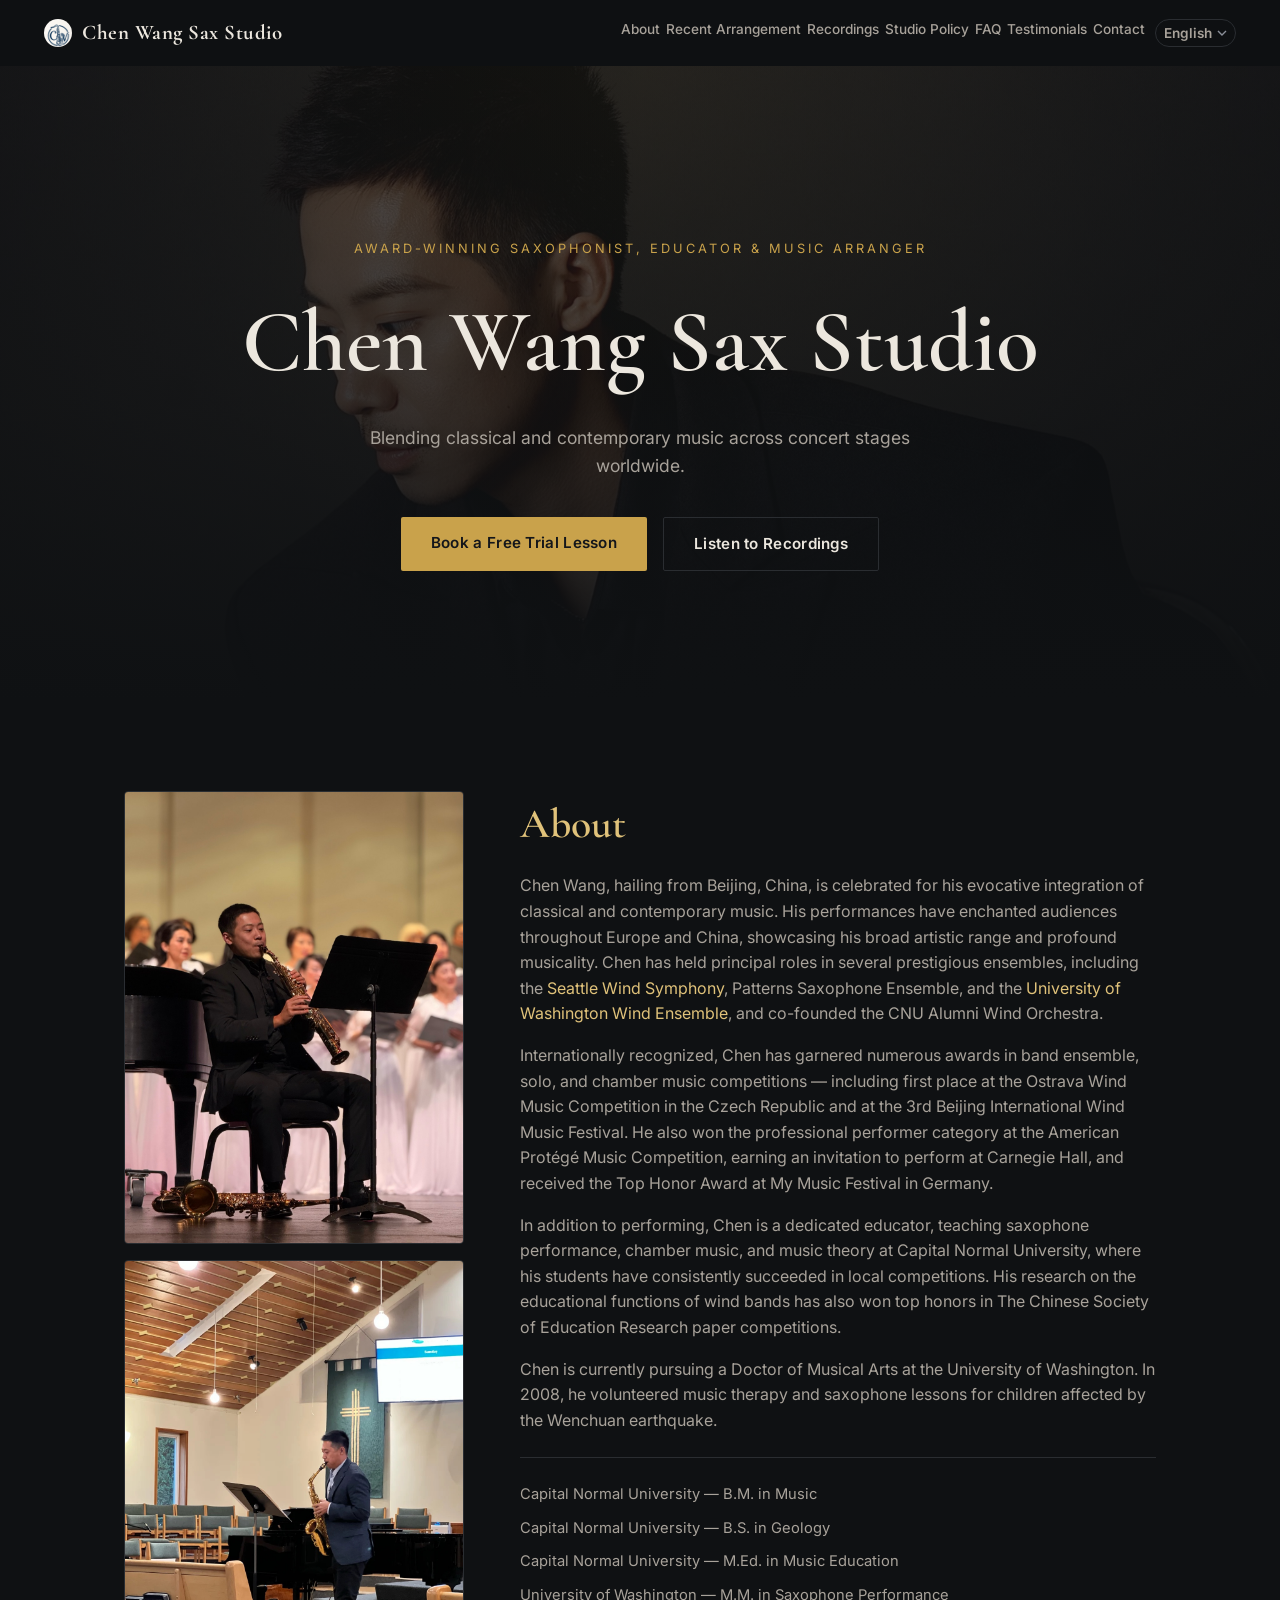
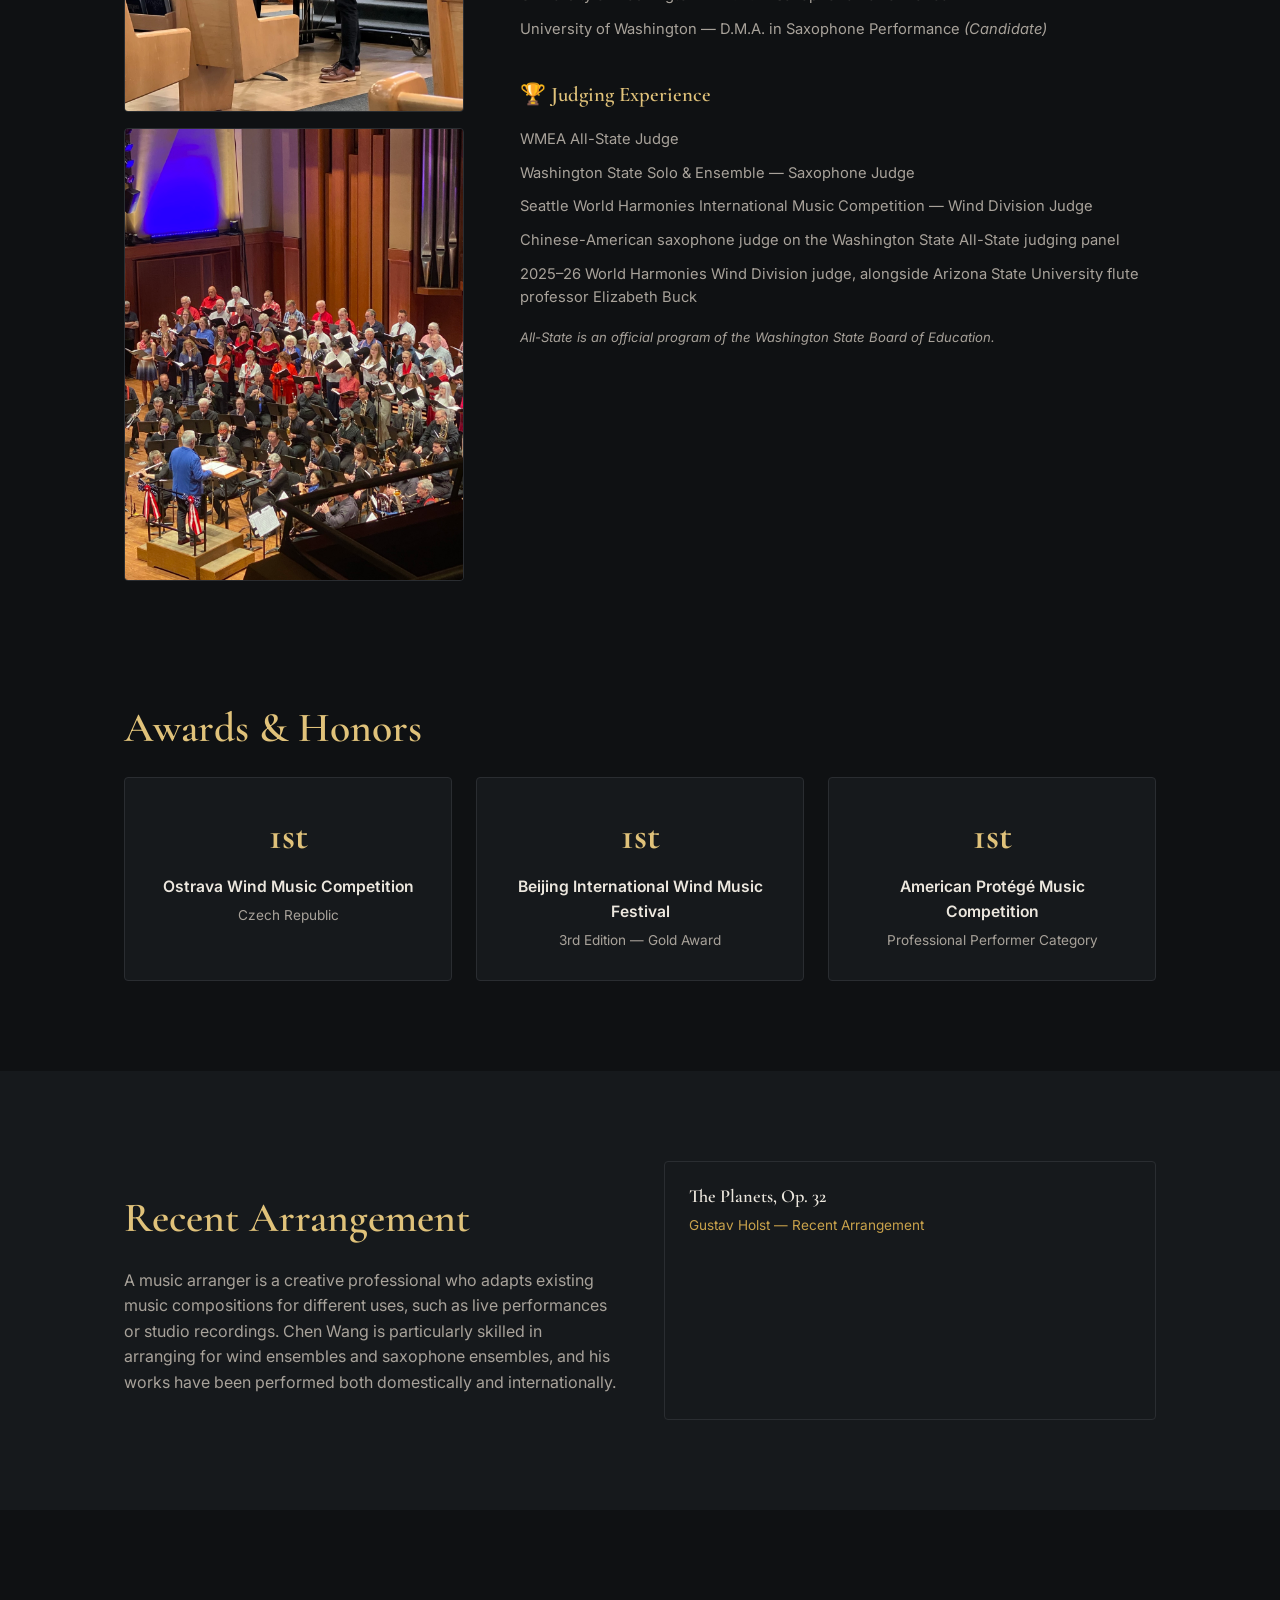
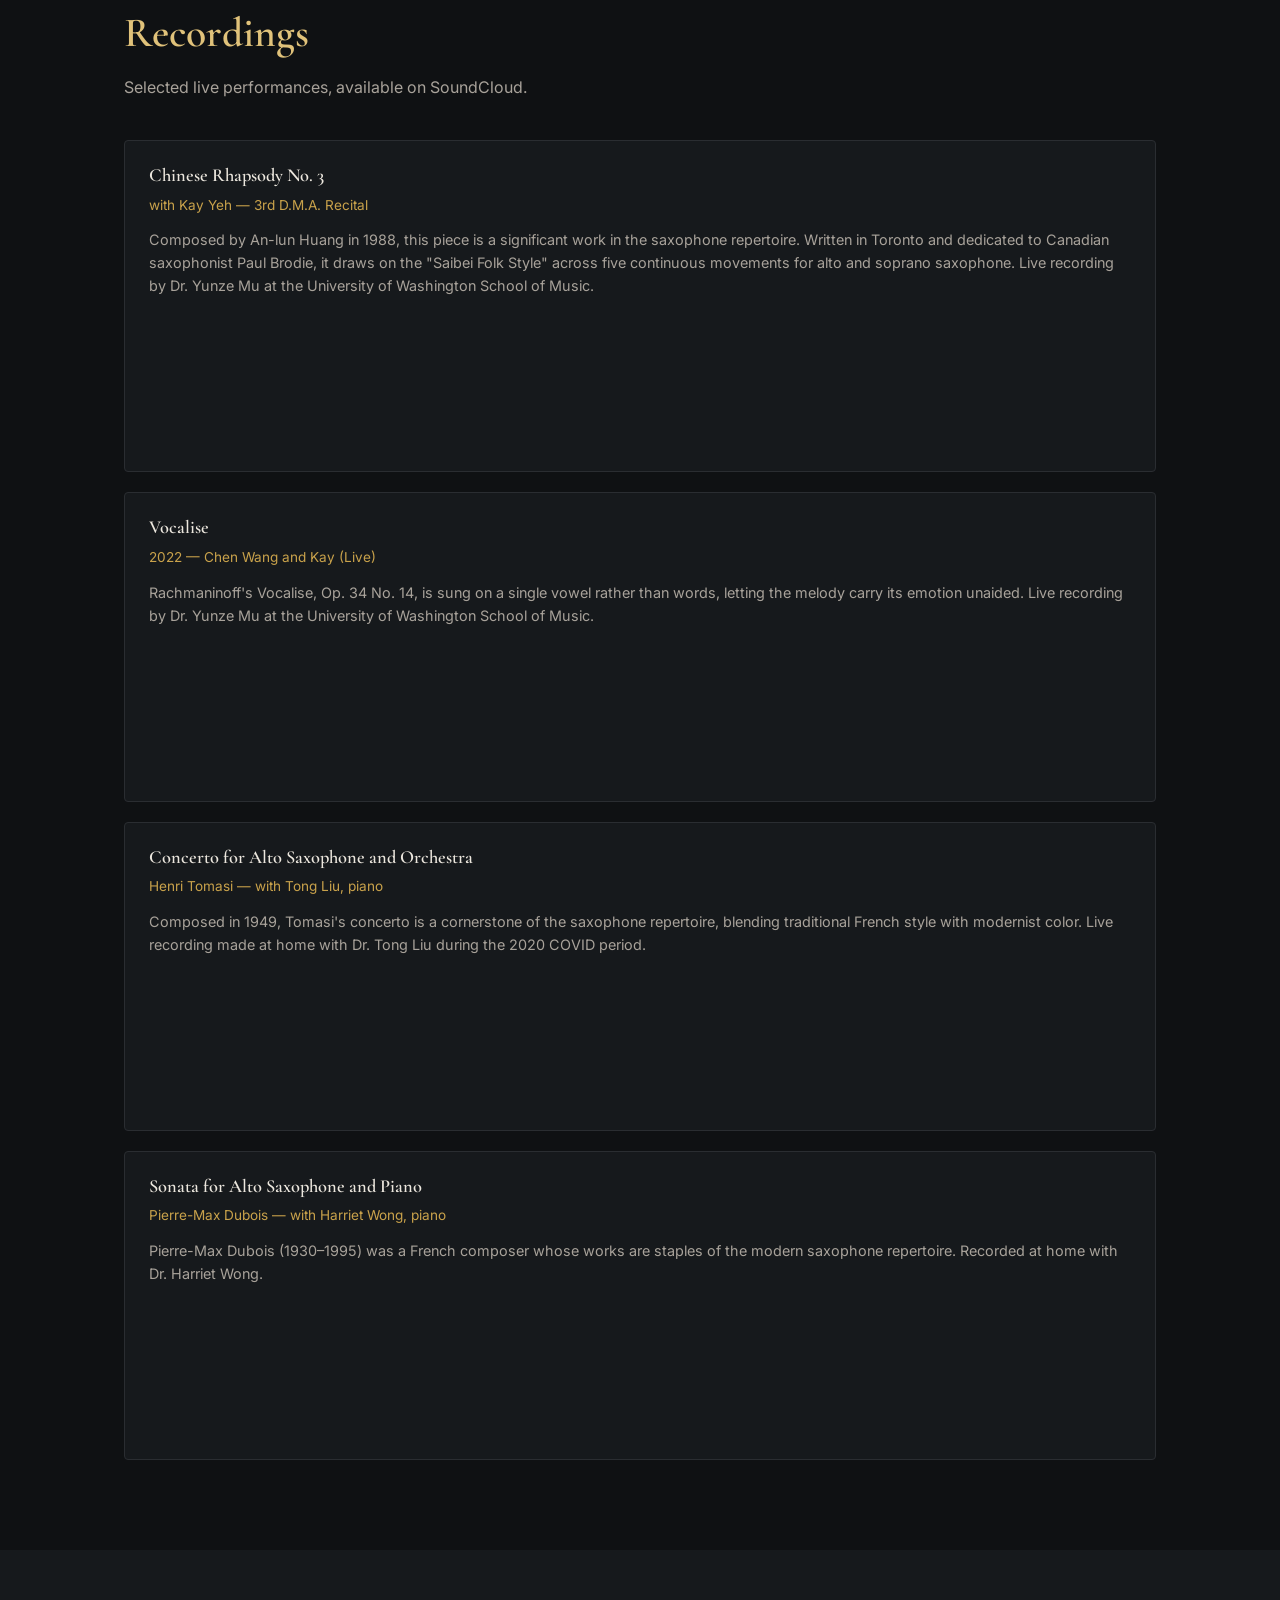
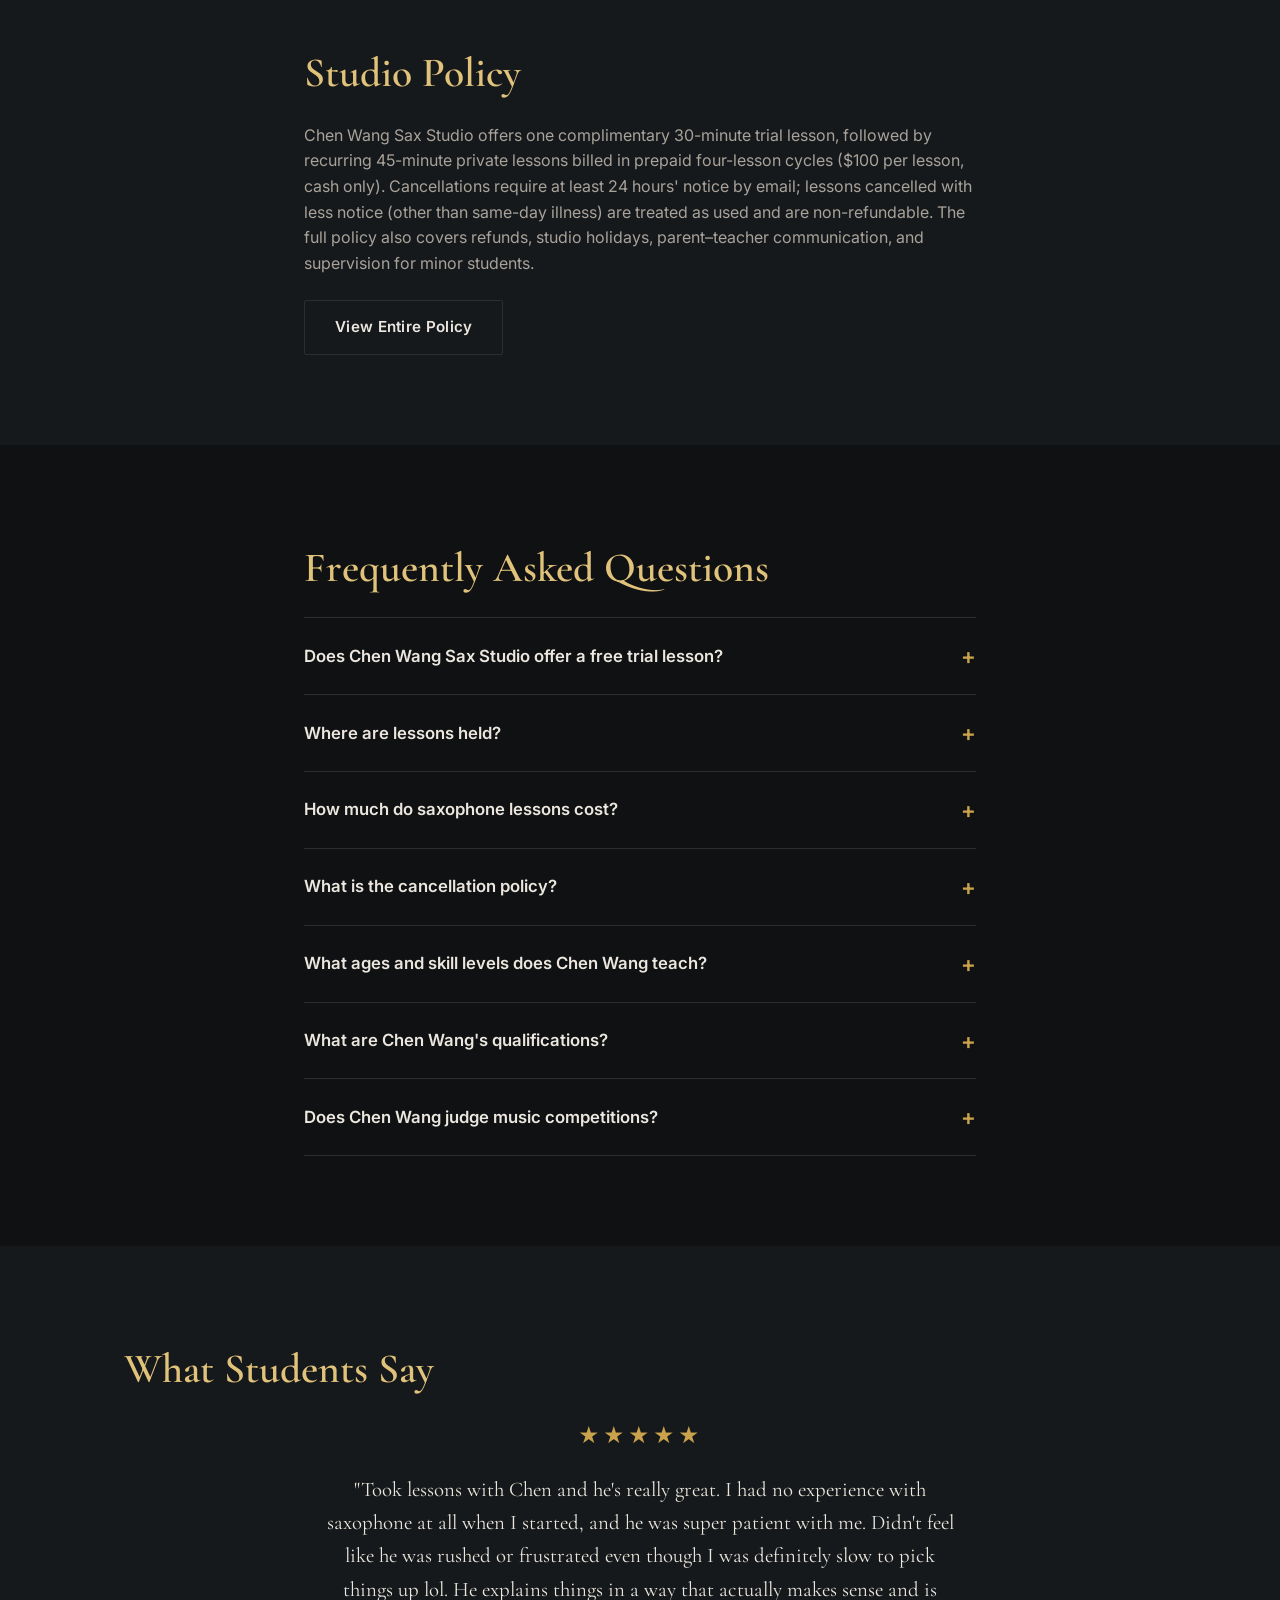
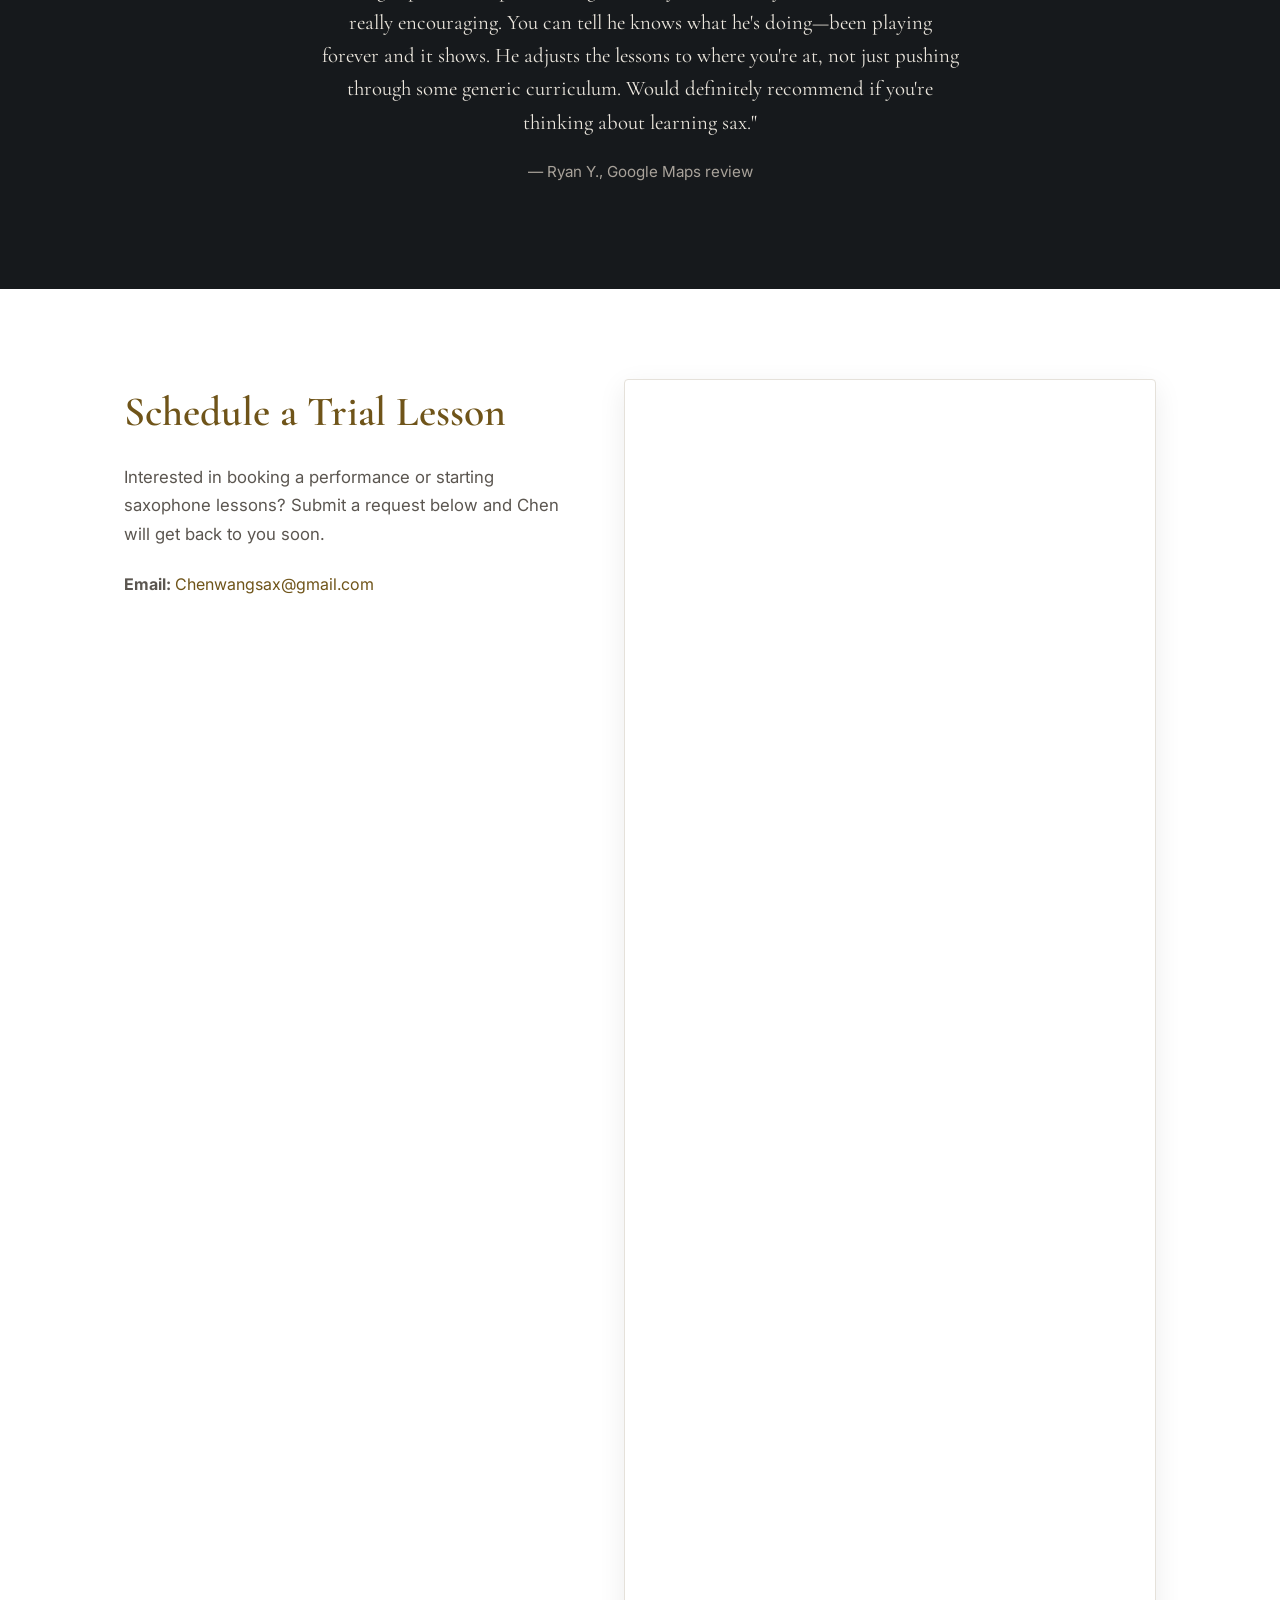
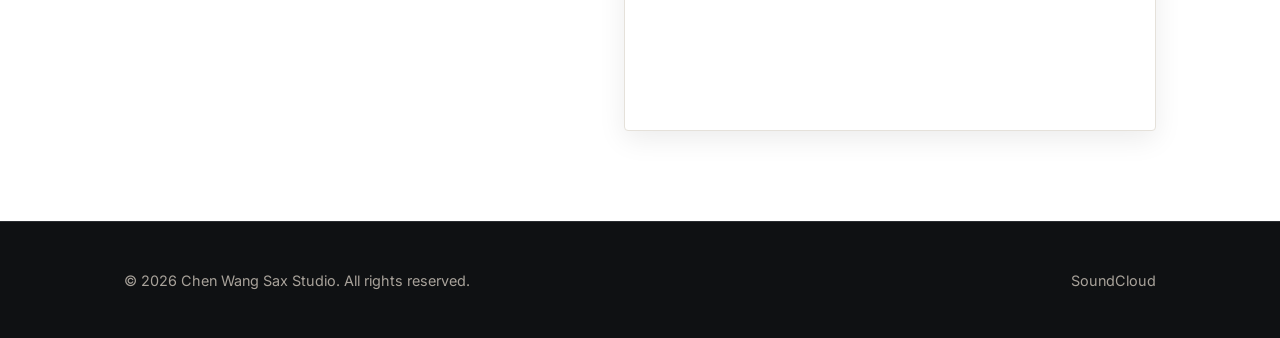
<file: index.html>
<!DOCTYPE html>
<html lang="en" data-lang="en">
<head>
<meta charset="UTF-8">
<meta name="viewport" content="width=device-width, initial-scale=1.0">
<!-- Google tag (gtag.js) -->
<script async src="https://www.googletagmanager.com/gtag/js?id=G-YXYPZM3SN1"></script>
<script>
  window.dataLayer = window.dataLayer || [];
  function gtag(){dataLayer.push(arguments);}
  gtag('js', new Date());
  gtag('config', 'G-YXYPZM3SN1');
</script>
<title>Chen Wang Sax Studio | Saxophone Lessons in Bothell, WA</title>
<meta name="description" content="Private saxophone lessons in Bothell, WA with award-winning saxophonist and educator Chen Wang (王晨). Free 30-minute trial lesson, all ages and skill levels welcome from across the Pacific Northwest.">
<meta name="robots" content="index, follow">
<link rel="canonical" href="https://chenwangsaxstudio.com/">
<link rel="alternate" hreflang="en" href="https://chenwangsaxstudio.com/">
<link rel="alternate" hreflang="zh" href="https://chenwangsaxstudio.com/zh/">
<link rel="alternate" hreflang="es" href="https://chenwangsaxstudio.com/es/">
<link rel="alternate" hreflang="x-default" href="https://chenwangsaxstudio.com/">
<link rel="icon" href="assets/logo-mark.png" type="image/png">
<link rel="apple-touch-icon" href="assets/logo-mark.png">

<meta property="og:type" content="website">
<meta property="og:site_name" content="Chen Wang Sax Studio">
<meta property="og:url" content="https://chenwangsaxstudio.com/">
<meta property="og:title" content="Chen Wang Sax Studio | Saxophone Lessons in Bothell, WA">
<meta property="og:description" content="Private saxophone lessons in Bothell, WA with award-winning saxophonist and educator Chen Wang (王晨). Free 30-minute trial lesson, all ages and skill levels welcome from across the Pacific Northwest.">
<meta property="og:image" content="https://chenwangsaxstudio.com/assets/photos/hero.jpg">
<meta property="og:locale" content="en_US">
<meta property="og:locale:alternate" content="zh_CN">
<meta property="og:locale:alternate" content="es_ES">
<meta name="twitter:card" content="summary_large_image">
<meta name="twitter:title" content="Chen Wang Sax Studio | Saxophone Lessons in Bothell, WA">
<meta name="twitter:description" content="Private saxophone lessons in Bothell, WA with award-winning saxophonist and educator Chen Wang (王晨). Free 30-minute trial lesson, all ages and skill levels welcome from across the Pacific Northwest.">
<meta name="twitter:image" content="https://chenwangsaxstudio.com/assets/photos/hero.jpg">

<script type="application/ld+json">
{
  "@context": "https://schema.org",
  "@graph": [
    {
      "@type": "Person",
      "@id": "https://chenwangsaxstudio.com/#chenwang",
      "name": "Chen Wang",
      "alternateName": "王晨",
      "url": "https://chenwangsaxstudio.com/",
      "image": "https://chenwangsaxstudio.com/assets/photos/hero.jpg",
      "jobTitle": ["Saxophonist", "Music Educator", "Music Arranger"],
      "description": "Award-winning saxophonist, educator, and music arranger based in Bothell, WA, blending classical and contemporary music. D.M.A. candidate at the University of Washington.",
      "sameAs": ["https://soundcloud.com/chen-wang-669412156"],
      "alumniOf": [
        { "@type": "CollegeOrUniversity", "name": "University of Washington" },
        { "@type": "CollegeOrUniversity", "name": "Capital Normal University" }
      ],
      "award": [
        "1st Place, Ostrava Wind Music Competition (Czech Republic)",
        "Gold Award, 3rd Beijing International Wind Music Festival",
        "1st Place, Professional Performer Category, American Protégé Music Competition (Carnegie Hall invitation)",
        "Top Honor Award, My Music Festival (Germany)"
      ],
      "worksFor": { "@id": "https://chenwangsaxstudio.com/#studio" }
    },
    {
      "@type": ["LocalBusiness", "EducationalOrganization"],
      "@id": "https://chenwangsaxstudio.com/#studio",
      "name": "Chen Wang Sax Studio",
      "alternateName": "王晨萨克斯工作室",
      "url": "https://chenwangsaxstudio.com/",
      "image": "https://chenwangsaxstudio.com/assets/photos/hero.jpg",
      "description": "Private saxophone lessons in the Bothell, WA area, taught by award-winning saxophonist and educator Chen Wang. Free 30-minute trial lesson for new students. Students from across the Pacific Northwest are welcome.",
      "priceRange": "$$",
      "email": "Chenwangsax@gmail.com",
      "address": {
        "@type": "PostalAddress",
        "addressLocality": "Bothell",
        "addressRegion": "WA",
        "addressCountry": "US"
      },
      "areaServed": "Bothell, WA and the greater Pacific Northwest",
      "founder": { "@id": "https://chenwangsaxstudio.com/#chenwang" },
      "sameAs": ["https://soundcloud.com/chen-wang-669412156"],
      "aggregateRating": {
        "@type": "AggregateRating",
        "ratingValue": "5",
        "reviewCount": "1"
      },
      "review": [
        {
          "@type": "Review",
          "reviewRating": { "@type": "Rating", "ratingValue": "5", "bestRating": "5" },
          "author": { "@type": "Person", "name": "Ryan Y." },
          "reviewBody": "Took lessons with Chen and he's really great. I had no experience with saxophone at all when I started, and he was super patient with me. Didn't feel like he was rushed or frustrated even though I was definitely slow to pick things up lol. He explains things in a way that actually makes sense and is really encouraging. You can tell he knows what he's doing—been playing forever and it shows. He adjusts the lessons to where you're at, not just pushing through some generic curriculum. Would definitely recommend if you're thinking about learning sax."
        }
      ]
    },
    {
      "@type": "Course",
      "@id": "https://chenwangsaxstudio.com/#course",
      "name": "Private Saxophone Lessons",
      "description": "One-on-one saxophone instruction for students of all ages and skill levels, from complete beginners to advanced players preparing for auditions and competitions. Includes a free 30-minute trial lesson.",
      "provider": { "@id": "https://chenwangsaxstudio.com/#studio" },
      "instructor": { "@id": "https://chenwangsaxstudio.com/#chenwang" },
      "coursePrerequisites": "None — open to all ages and skill levels",
      "hasCourseInstance": {
        "@type": "CourseInstance",
        "courseMode": "In Person",
        "location": {
          "@type": "Place",
          "address": {
            "@type": "PostalAddress",
            "addressLocality": "Bothell",
            "addressRegion": "WA",
            "addressCountry": "US"
          }
        }
      },
      "offers": {
        "@type": "Offer",
        "price": "100",
        "priceCurrency": "USD",
        "description": "45-minute private lesson, billed in prepaid four-lesson cycles"
      }
    },
    {
      "@type": "FAQPage",
      "@id": "https://chenwangsaxstudio.com/#faq",
      "mainEntity": [
        {
          "@type": "Question",
          "name": "Does Chen Wang Sax Studio offer a free trial lesson?",
          "acceptedAnswer": {
            "@type": "Answer",
            "text": "Yes. New students receive one complimentary 30-minute trial lesson before starting regular 45-minute private lessons."
          }
        },
        {
          "@type": "Question",
          "name": "Where are lessons held?",
          "acceptedAnswer": {
            "@type": "Answer",
            "text": "Lessons are taught in person in the Bothell, WA area. Students from across the Pacific Northwest are welcome."
          }
        },
        {
          "@type": "Question",
          "name": "How much do saxophone lessons cost?",
          "acceptedAnswer": {
            "@type": "Answer",
            "text": "Private lessons are $100 per 45-minute session, billed in prepaid four-lesson cycles (cash only)."
          }
        },
        {
          "@type": "Question",
          "name": "What is the cancellation policy?",
          "acceptedAnswer": {
            "@type": "Answer",
            "text": "Cancellations or reschedules require at least 24 hours' notice by email. Lessons cancelled with less notice (other than same-day illness) are treated as used and non-refundable."
          }
        },
        {
          "@type": "Question",
          "name": "What ages and skill levels does Chen Wang teach?",
          "acceptedAnswer": {
            "@type": "Answer",
            "text": "Students of all ages and skill levels are welcome, from complete beginners to advanced players preparing for auditions and competitions."
          }
        },
        {
          "@type": "Question",
          "name": "What are Chen Wang's qualifications?",
          "acceptedAnswer": {
            "@type": "Answer",
            "text": "Chen Wang is a Doctor of Musical Arts candidate at the University of Washington, holds a Master of Music in Saxophone Performance (UW) and a Master of Education in Music Education (Capital Normal University), and has held principal chair positions in the Seattle Wind Symphony and University of Washington Wind Ensemble."
          }
        },
        {
          "@type": "Question",
          "name": "Does Chen Wang judge music competitions?",
          "acceptedAnswer": {
            "@type": "Answer",
            "text": "Yes. Chen serves as a judge for the WMEA All-State auditions, Washington State Solo & Ensemble, and the Seattle World Harmonies International Music Competition."
          }
        }
      ]
    }
  ]
}
</script>
<script>
window.ALT_LANG_URL = { zh: 'zh/', es: 'es/' };
</script>
<link rel="preconnect" href="https://fonts.googleapis.com">
<link rel="preconnect" href="https://fonts.gstatic.com" crossorigin>
<link href="https://fonts.googleapis.com/css2?family=Cormorant+Garamond:wght@500;600;700&family=Inter:wght@400;500;600&family=Noto+Serif+SC:wght@600;700&family=Noto+Sans+SC:wght@400;500;600&display=swap" rel="stylesheet">
<link rel="stylesheet" href="assets/style.css?v=20260829">
</head>
<body>

<header class="site-header">
  <div class="container header-inner">
    <a href="#top" class="logo">
      <img src="assets/logo-mark.png" alt="" class="logo-mark">
      <span class="lang-en">Chen Wang Sax Studio</span>
    </a>
    <button class="nav-toggle" id="navToggle" aria-label="Toggle navigation" aria-expanded="false">
      <span></span><span></span><span></span>
    </button>
    <nav class="site-nav" id="siteNav">
      <a href="#about"><span class="lang-en">About</span></a>
      <a href="#arrangement"><span class="lang-en">Recent Arrangement</span></a>
      <a href="#recordings"><span class="lang-en">Recordings</span></a>
      <a href="#policy"><span class="lang-en">Studio Policy</span></a>
      <a href="#faq"><span class="lang-en">FAQ</span></a>
      <a href="#testimonials"><span class="lang-en">Testimonials</span></a>
      <a href="#contact"><span class="lang-en">Contact</span></a>
      <select class="lang-select" id="langSelect" aria-label="Switch language">
        <option value="en">English</option>
        <option value="zh">中文</option>
        <option value="es">Español</option>
      </select>
    </nav>
  </div>
</header>

<main>

  <section id="top" class="hero hero-photo">
    <div class="hero-glow" aria-hidden="true"></div>
    <img class="hero-bg" src="assets/photos/hero.jpg" alt="" aria-hidden="true" loading="eager" fetchpriority="high" width="1600" height="2400">
    <div class="hero-scrim" aria-hidden="true"></div>
    <div class="container hero-inner">
      <p class="eyebrow hero-anim" style="--d:0">
        <span class="lang-en">Award-Winning Saxophonist, Educator &amp; Music Arranger</span>
      </p>
      <h1 class="hero-anim" style="--d:1">
        <span class="lang-en">Chen Wang Sax Studio</span>
      </h1>
      <p class="hero-sub hero-anim" style="--d:2">
        <span class="lang-en">Blending classical and contemporary music across concert stages worldwide.</span>
      </p>
      <div class="hero-cta hero-anim" style="--d:3">
        <a href="#contact" class="btn btn-primary">
          <span class="lang-en">Book a Free Trial Lesson</span>
        </a>
        <a href="#recordings" class="btn btn-outline">
          <span class="lang-en">Listen to Recordings</span>
        </a>
      </div>
    </div>
  </section>

  <section id="about" class="section">
    <div class="container about-grid">
      <div class="about-photo-grid reveal">
        <img src="assets/photos/about-1.jpg" alt="Chen Wang performing saxophone on stage with a choir" width="1050" height="1400" loading="lazy">
        <img src="assets/photos/about-2.jpg" alt="Chen Wang performing saxophone" width="1080" height="1440" loading="lazy">
        <img src="assets/photos/about-3.jpg" alt="Chen Wang performing with a wind ensemble" width="1400" height="1050" loading="lazy">
      </div>
      <div class="about-copy reveal">
        <h2><span class="lang-en">About</span></h2>

        <p class="lang-en">
          Chen Wang, hailing from Beijing, China, is celebrated for his evocative integration of classical
          and contemporary music. His performances have enchanted audiences throughout Europe and China,
          showcasing his broad artistic range and profound musicality. Chen has held principal roles in
          several prestigious ensembles, including the
          <a href="https://seattlewindsymphony.org/" target="_blank" rel="noopener">Seattle Wind Symphony</a>,
          Patterns Saxophone Ensemble, and the
          <a href="https://www.uwbands.com/" target="_blank" rel="noopener">University of Washington Wind Ensemble</a>,
          and co-founded the CNU Alumni Wind Orchestra.
        </p>

        <p class="lang-en">
          Internationally recognized, Chen has garnered numerous awards in band ensemble, solo, and chamber
          music competitions — including first place at the Ostrava Wind Music Competition in the Czech
          Republic and at the 3rd Beijing International Wind Music Festival. He also won the professional
          performer category at the American Protégé Music Competition, earning an invitation to perform at
          Carnegie Hall, and received the Top Honor Award at My Music Festival in Germany.
        </p>

        <p class="lang-en">
          In addition to performing, Chen is a dedicated educator, teaching saxophone performance, chamber
          music, and music theory at Capital Normal University, where his students have consistently
          succeeded in local competitions. His research on the educational functions of wind bands has also
          won top honors in The Chinese Society of Education Research paper competitions.
        </p>

        <p class="lang-en">
          Chen is currently pursuing a Doctor of Musical Arts at the University of Washington. In 2008, he
          volunteered music therapy and saxophone lessons for children affected by the Wenchuan earthquake.
        </p>

        <ul class="education-list">
          <li>
            <span class="lang-en">Capital Normal University — B.M. in Music</span>
          </li>
          <li>
            <span class="lang-en">Capital Normal University — B.S. in Geology</span>
          </li>
          <li>
            <span class="lang-en">Capital Normal University — M.Ed. in Music Education</span>
          </li>
          <li>
            <span class="lang-en">University of Washington — M.M. in Saxophone Performance</span>
          </li>
          <li>
            <span class="lang-en">University of Washington — D.M.A. in Saxophone Performance <em>(Candidate)</em></span>
          </li>
        </ul>

        <h3>
          <span class="lang-en">🏆 Judging Experience</span>
        </h3>
        <ul class="judging-list">
          <li>
            <span class="lang-en">WMEA All-State Judge</span>
          </li>
          <li>
            <span class="lang-en">Washington State Solo &amp; Ensemble — Saxophone Judge</span>
          </li>
          <li>
            <span class="lang-en">Seattle World Harmonies International Music Competition — Wind Division Judge</span>
          </li>
          <li>
            <span class="lang-en">Chinese-American saxophone judge on the Washington State All-State judging panel</span>
          </li>
          <li>
            <span class="lang-en">2025–26 World Harmonies Wind Division judge, alongside Arizona State University flute professor Elizabeth Buck</span>
          </li>
        </ul>
        <p class="judging-note">
          <span class="lang-en">All-State is an official program of the Washington State Board of Education.</span>
        </p>
      </div>
    </div>
  </section>

  <section class="awards section">
    <div class="container">
      <h2 class="reveal"><span class="lang-en">Awards &amp; Honors</span></h2>
      <div class="awards-grid">
        <div class="award-item reveal">
          <span class="award-rank"><span class="lang-en">1st</span></span>
          <span class="award-name"><span class="lang-en">Ostrava Wind Music Competition</span></span>
          <span class="award-place"><span class="lang-en">Czech Republic</span></span>
        </div>
        <div class="award-item reveal">
          <span class="award-rank"><span class="lang-en">1st</span></span>
          <span class="award-name"><span class="lang-en">Beijing International Wind Music Festival</span></span>
          <span class="award-place"><span class="lang-en">3rd Edition — Gold Award</span></span>
        </div>
        <div class="award-item reveal">
          <span class="award-rank"><span class="lang-en">1st</span></span>
          <span class="award-name"><span class="lang-en">American Protégé Music Competition</span></span>
          <span class="award-place"><span class="lang-en">Professional Performer Category</span></span>
        </div>
      </div>
    </div>
  </section>

  <section id="arrangement" class="section section-alt">
    <div class="container arrangement-grid">
      <div class="arrangement-copy reveal">
        <h2><span class="lang-en">Recent Arrangement</span></h2>
        <p class="lang-en">
          A music arranger is a creative professional who adapts existing music compositions for different
          uses, such as live performances or studio recordings. Chen Wang is particularly skilled in
          arranging for wind ensembles and saxophone ensembles, and his works have been performed both
          domestically and internationally.
        </p>
      </div>

      <div class="audio-card reveal">
        <div class="audio-text">
          <h3>The Planets, Op. 32</h3>
          <p class="audio-meta">
            <span class="lang-en">Gustav Holst — Recent Arrangement</span>
          </p>
        </div>
        <iframe
          width="100%"
          height="166"
          scrolling="no"
          frameborder="no"
          allow="autoplay"
          loading="lazy"
          src="https://w.soundcloud.com/player/?url=https%3A//soundcloud.com/chen-wang-669412156/the-planets-op-32&color=%23c9a24b&auto_play=false&hide_related=true&show_comments=true&show_user=true&show_reposts=false&visual=true">
        </iframe>
      </div>
    </div>
  </section>

  <section id="recordings" class="section">
    <div class="container">
      <h2 class="reveal"><span class="lang-en">Recordings</span></h2>
      <p class="section-sub reveal">
        <span class="lang-en">Selected live performances, available on SoundCloud.</span>
      </p>

      <div class="audio-stack">
        <div class="audio-card reveal">
          <div class="audio-text">
            <h3>
              <span class="lang-en">Chinese Rhapsody No. 3</span>
            </h3>
            <p class="audio-meta">
              <span class="lang-en">with Kay Yeh — 3rd D.M.A. Recital</span>
            </p>
            <p class="lang-en">
              Composed by An-lun Huang in 1988, this piece is a significant work in the saxophone repertoire.
              Written in Toronto and dedicated to Canadian saxophonist Paul Brodie, it draws on the "Saibei
              Folk Style" across five continuous movements for alto and soprano saxophone. Live recording by
              Dr. Yunze Mu at the University of Washington School of Music.
            </p>
          </div>
          <iframe
            width="100%"
            height="166"
            scrolling="no"
            frameborder="no"
            allow="autoplay"
            loading="lazy"
            src="https://w.soundcloud.com/player/?url=https%3A//soundcloud.com/chen-wang-669412156/chinese-ewposody-no-3-with-kay-yeh-3rd-dma-recital&color=%23c9a24b&auto_play=false&hide_related=true&show_comments=false&show_user=true&show_reposts=false&visual=false">
          </iframe>
        </div>

        <div class="audio-card reveal">
          <div class="audio-text">
            <h3>
              <span class="lang-en">Vocalise</span>
            </h3>
            <p class="audio-meta">
              <span class="lang-en">2022 — Chen Wang and Kay (Live)</span>
            </p>
            <p class="lang-en">
              Rachmaninoff's Vocalise, Op. 34 No. 14, is sung on a single vowel rather than words, letting the
              melody carry its emotion unaided. Live recording by Dr. Yunze Mu at the University of
              Washington School of Music.
            </p>
          </div>
          <iframe
            width="100%"
            height="166"
            scrolling="no"
            frameborder="no"
            allow="autoplay"
            loading="lazy"
            src="https://w.soundcloud.com/player/?url=https%3A//soundcloud.com/chen-wang-669412156/vocalise-2022-chen-wang-and-kay-live&color=%23c9a24b&auto_play=false&hide_related=true&show_comments=false&show_user=true&show_reposts=false&visual=false">
          </iframe>
        </div>

        <div class="audio-card reveal">
          <div class="audio-text">
            <h3>
              <span class="lang-en">Concerto for Alto Saxophone and Orchestra</span>
            </h3>
            <p class="audio-meta">
              <span class="lang-en">Henri Tomasi — with Tong Liu, piano</span>
            </p>
            <p class="lang-en">
              Composed in 1949, Tomasi's concerto is a cornerstone of the saxophone repertoire, blending
              traditional French style with modernist color. Live recording made at home with Dr. Tong Liu
              during the 2020 COVID period.
            </p>
          </div>
          <iframe
            width="100%"
            height="166"
            scrolling="no"
            frameborder="no"
            allow="autoplay"
            loading="lazy"
            src="https://w.soundcloud.com/player/?url=https%3A//soundcloud.com/chen-wang-669412156/1-henri-tomashi-concerto-chen&color=%23c9a24b&auto_play=false&hide_related=true&show_comments=false&show_user=true&show_reposts=false&visual=false">
          </iframe>
        </div>

        <div class="audio-card reveal">
          <div class="audio-text">
            <h3>
              <span class="lang-en">Sonata for Alto Saxophone and Piano</span>
            </h3>
            <p class="audio-meta">
              <span class="lang-en">Pierre-Max Dubois — with Harriet Wong, piano</span>
            </p>
            <p class="lang-en">
              Pierre-Max Dubois (1930–1995) was a French composer whose works are staples of the modern
              saxophone repertoire. Recorded at home with Dr. Harriet Wong.
            </p>
          </div>
          <iframe
            width="100%"
            height="166"
            scrolling="no"
            frameborder="no"
            allow="autoplay"
            loading="lazy"
            src="https://w.soundcloud.com/player/?url=https%3A//soundcloud.com/chen-wang-669412156/2-dubious-sonata-for-alto&color=%23c9a24b&auto_play=false&hide_related=true&show_comments=false&show_user=true&show_reposts=false&visual=false">
          </iframe>
        </div>
      </div>
    </div>
  </section>

  <section id="policy" class="section section-alt">
    <div class="container policy-copy reveal">
      <h2><span class="lang-en">Studio Policy</span></h2>
      <p class="lang-en">
        Chen Wang Sax Studio offers one complimentary 30-minute trial lesson, followed by recurring
        45-minute private lessons billed in prepaid four-lesson cycles ($100 per lesson, cash only).
        Cancellations require at least 24 hours' notice by email; lessons cancelled with less notice
        (other than same-day illness) are treated as used and are non-refundable. The full policy also
        covers refunds, studio holidays, parent–teacher communication, and supervision for minor students.
      </p>
      <a href="policy.html" class="btn btn-outline">
        <span class="lang-en">View Entire Policy</span>
      </a>
    </div>
  </section>

  <section id="faq" class="section">
    <div class="container faq-copy reveal">
      <h2><span class="lang-en">Frequently Asked Questions</span></h2>

      <details class="faq-item">
        <summary>
          <span class="lang-en">Does Chen Wang Sax Studio offer a free trial lesson?</span>
        </summary>
        <p class="lang-en">Yes. New students receive one complimentary 30-minute trial lesson before starting regular 45-minute private lessons.</p>
      </details>

      <details class="faq-item">
        <summary>
          <span class="lang-en">Where are lessons held?</span>
        </summary>
        <p class="lang-en">Lessons are taught in person in the Bothell, WA area. Students from across the Pacific Northwest are welcome.</p>
      </details>

      <details class="faq-item">
        <summary>
          <span class="lang-en">How much do saxophone lessons cost?</span>
        </summary>
        <p class="lang-en">Private lessons are $100 per 45-minute session, billed in prepaid four-lesson cycles (cash only).</p>
      </details>

      <details class="faq-item">
        <summary>
          <span class="lang-en">What is the cancellation policy?</span>
        </summary>
        <p class="lang-en">
          Cancellations or reschedules require at least 24 hours' notice by email. Lessons cancelled with less
          notice (other than same-day illness) are treated as used and non-refundable.
          <a href="policy.html">See the full Studio Policy</a>.
        </p>
      </details>

      <details class="faq-item">
        <summary>
          <span class="lang-en">What ages and skill levels does Chen Wang teach?</span>
        </summary>
        <p class="lang-en">Students of all ages and skill levels are welcome, from complete beginners to advanced players preparing for auditions and competitions.</p>
      </details>

      <details class="faq-item">
        <summary>
          <span class="lang-en">What are Chen Wang's qualifications?</span>
        </summary>
        <p class="lang-en">
          Chen Wang is a Doctor of Musical Arts candidate at the University of Washington, holds a Master of
          Music in Saxophone Performance (UW) and a Master of Education in Music Education (Capital Normal
          University), and has held principal chair positions in the Seattle Wind Symphony and University of
          Washington Wind Ensemble.
        </p>
      </details>

      <details class="faq-item">
        <summary>
          <span class="lang-en">Does Chen Wang judge music competitions?</span>
        </summary>
        <p class="lang-en">Yes. Chen serves as a judge for the WMEA All-State auditions, Washington State Solo &amp; Ensemble, and the Seattle World Harmonies International Music Competition.</p>
      </details>
    </div>
  </section>

  <section id="testimonials" class="section section-alt">
    <div class="container">
      <h2 class="reveal"><span class="lang-en">What Students Say</span></h2>
      <div class="testimonial-card reveal">
        <div class="testimonial-stars" aria-hidden="true">★★★★★</div>
        <blockquote>
          <p class="lang-en">"Took lessons with Chen and he's really great. I had no experience with saxophone at all when I started, and he was super patient with me. Didn't feel like he was rushed or frustrated even though I was definitely slow to pick things up lol. He explains things in a way that actually makes sense and is really encouraging. You can tell he knows what he's doing—been playing forever and it shows. He adjusts the lessons to where you're at, not just pushing through some generic curriculum. Would definitely recommend if you're thinking about learning sax."</p>
        </blockquote>
        <p class="testimonial-author">
          <span class="lang-en">— Ryan Y., Google Maps review</span>
        </p>
      </div>
    </div>
  </section>

  <section id="contact" class="section section-light">
    <div class="container contact-grid">
      <div class="contact-copy reveal">
        <h2>
          <span class="lang-en">Schedule a Trial Lesson</span>
        </h2>
        <p class="lang-en">
          Interested in booking a performance or starting saxophone lessons? Submit a request below and
          Chen will get back to you soon.
        </p>
        <ul class="contact-info">
          <li>
            <strong><span class="lang-en">Email:</span></strong>
            <a href="mailto:Chenwangsax@gmail.com">Chenwangsax@gmail.com</a>
          </li>
        </ul>
      </div>

      <div class="contact-form-wrap reveal">
        <iframe
          class="google-form-embed"
          src="https://docs.google.com/forms/d/e/1FAIpQLSdzaUwUQ-twZbtLzBl6J4SkV9wrICef6InGU_Po90Mcciqubg/viewform?embedded=true"
          width="100%"
          height="1350"
          frameborder="0"
          marginheight="0"
          marginwidth="0"
          loading="lazy">
          Loading contact form…
        </iframe>
      </div>
    </div>
  </section>

</main>

<footer class="site-footer">
  <div class="container footer-inner">
    <p>
      &copy; <span class="year-el"></span>
      <span class="lang-en">Chen Wang Sax Studio. All rights reserved.</span>
    </p>
    <div class="social-links">
      <a href="https://soundcloud.com/chen-wang-669412156" target="_blank" rel="noopener">SoundCloud</a>
    </div>
  </div>
</footer>

<a href="#top" class="back-to-top" id="backToTop" aria-label="Back to top">↑</a>

<script src="assets/script.js?v=20260829"></script>
</body>
</html>
</file>
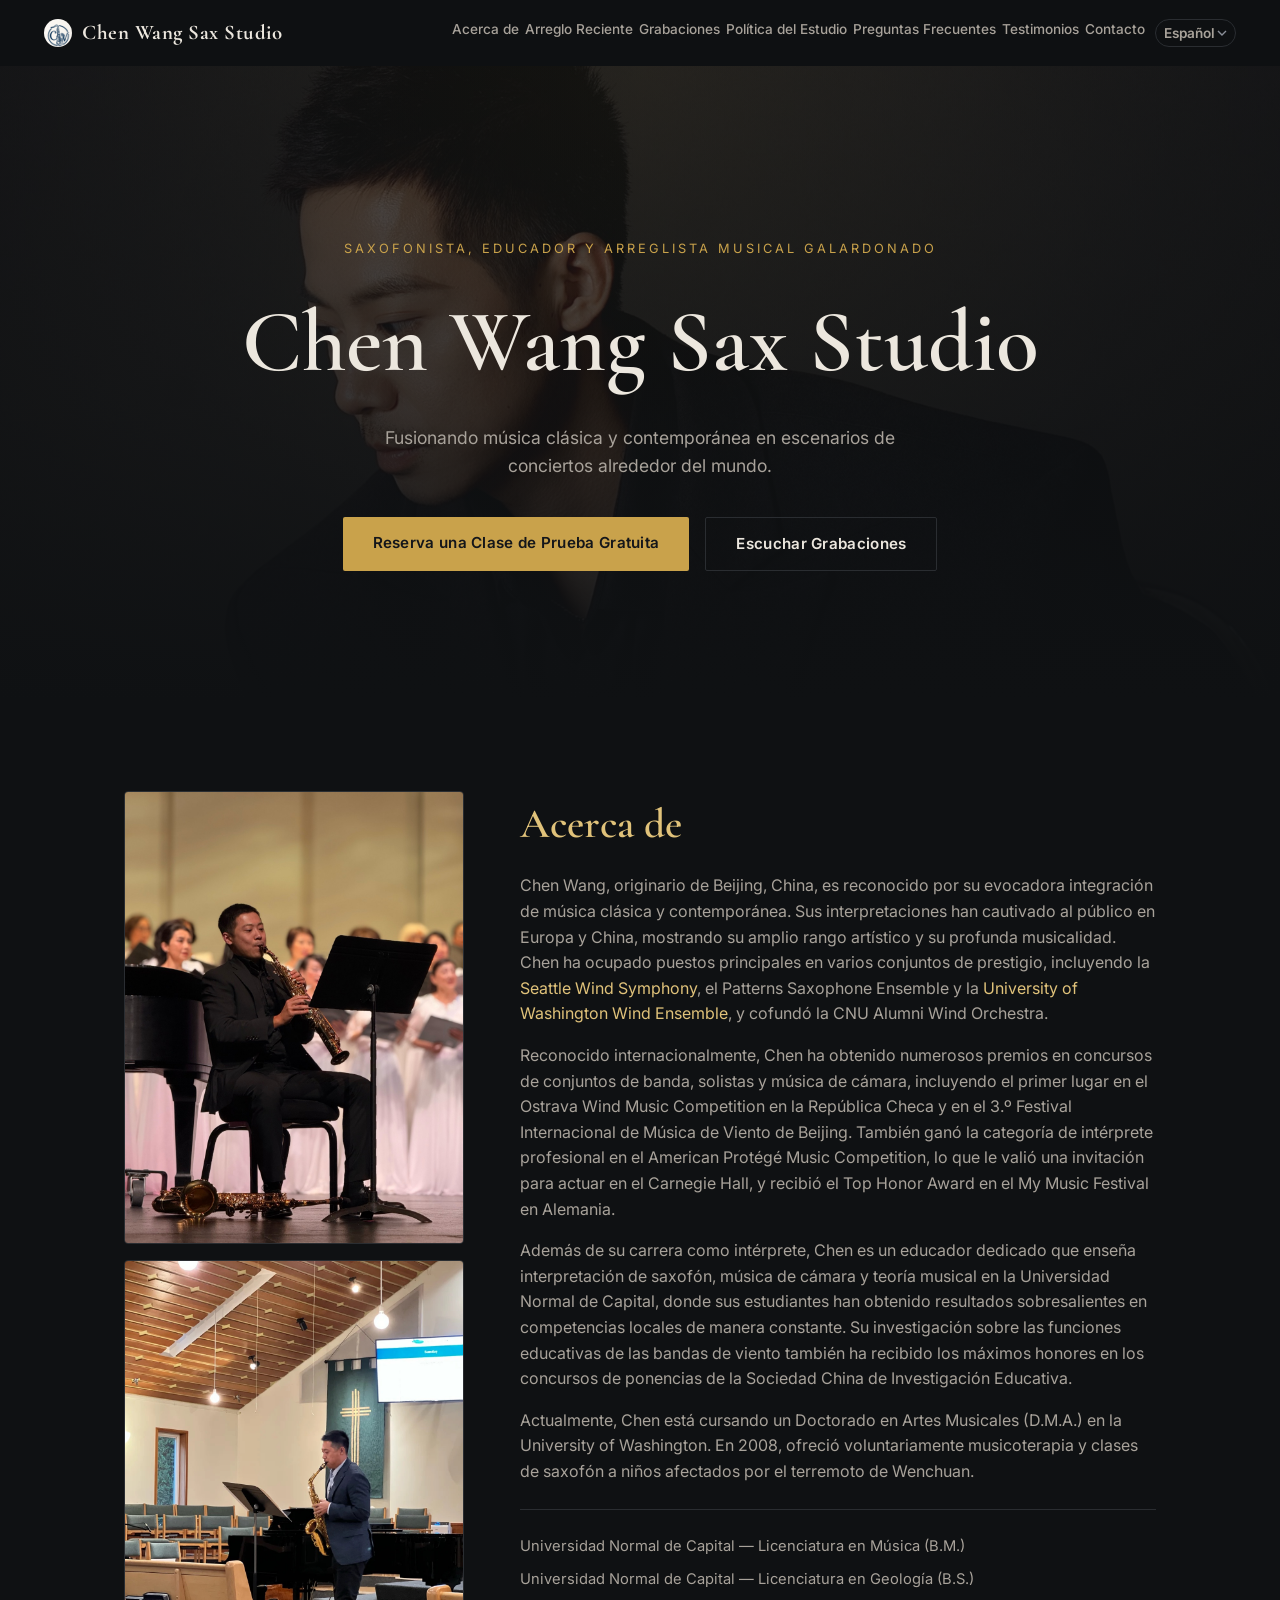
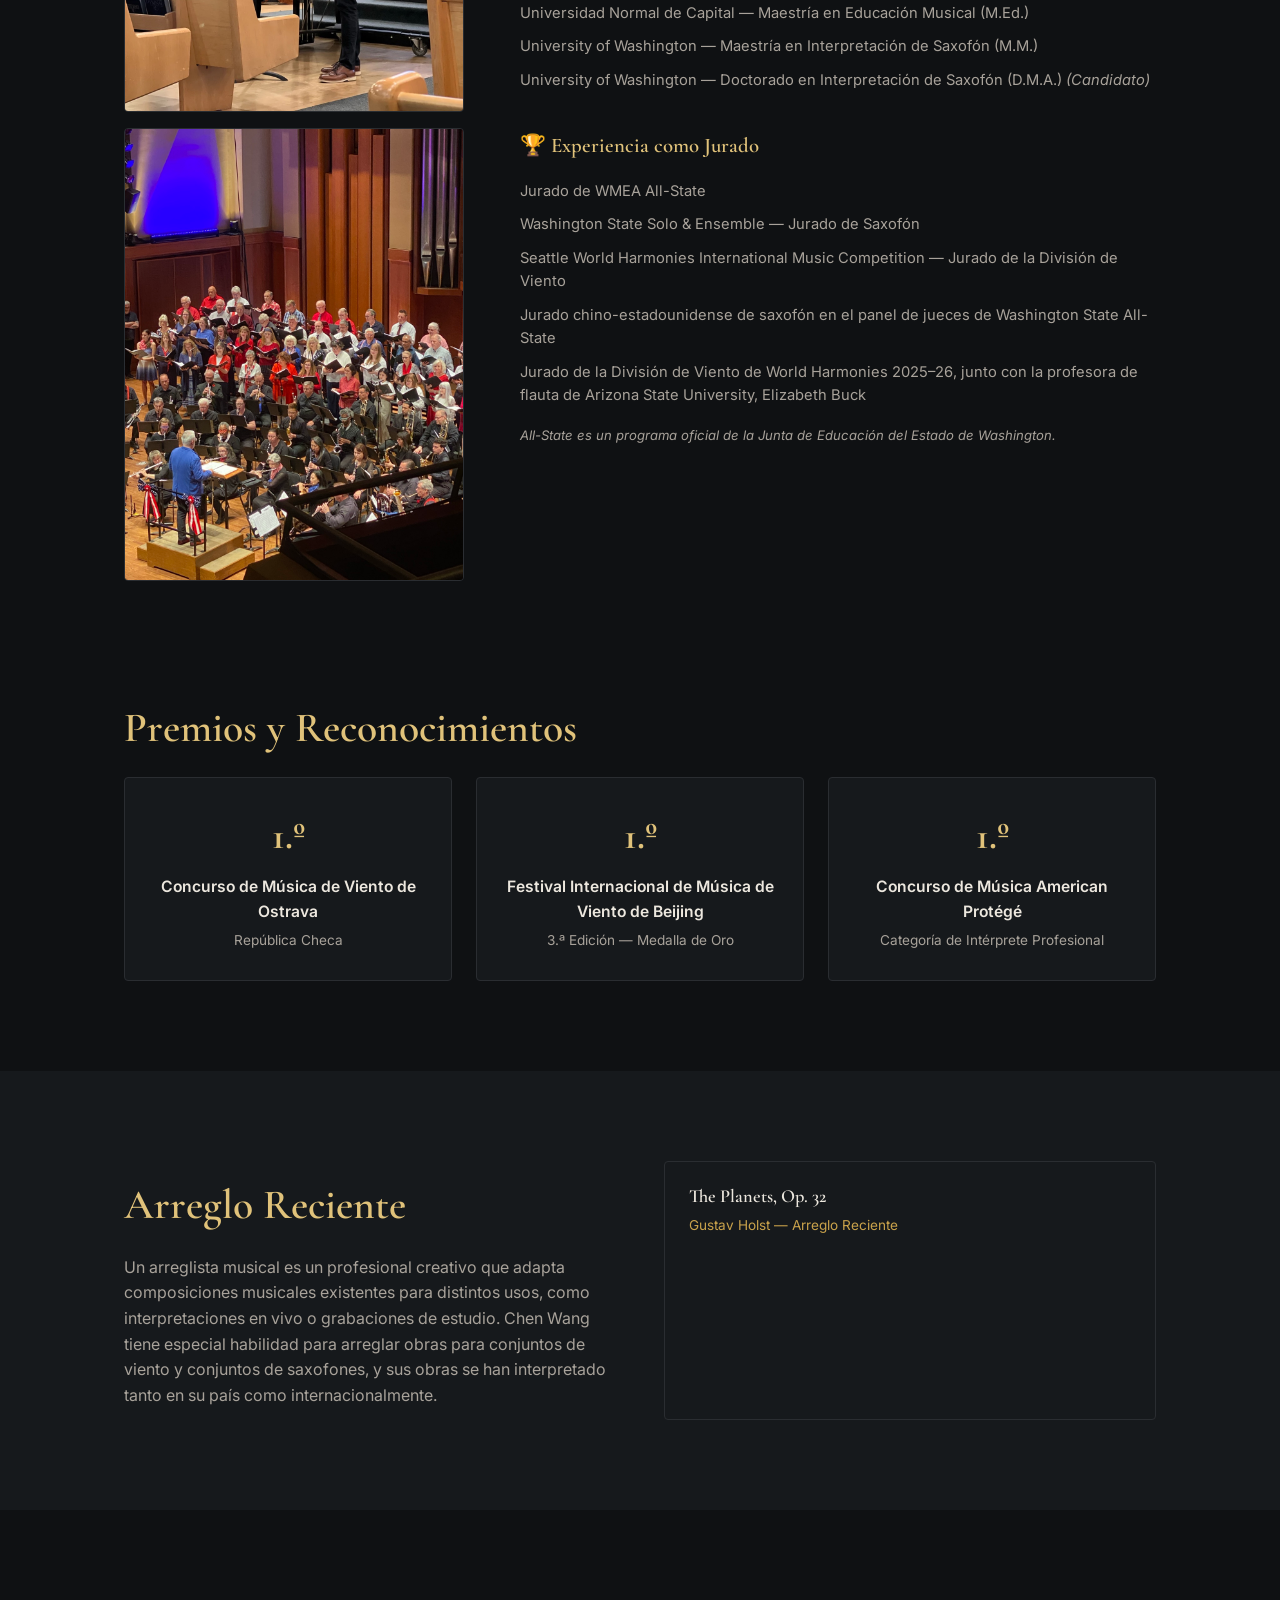
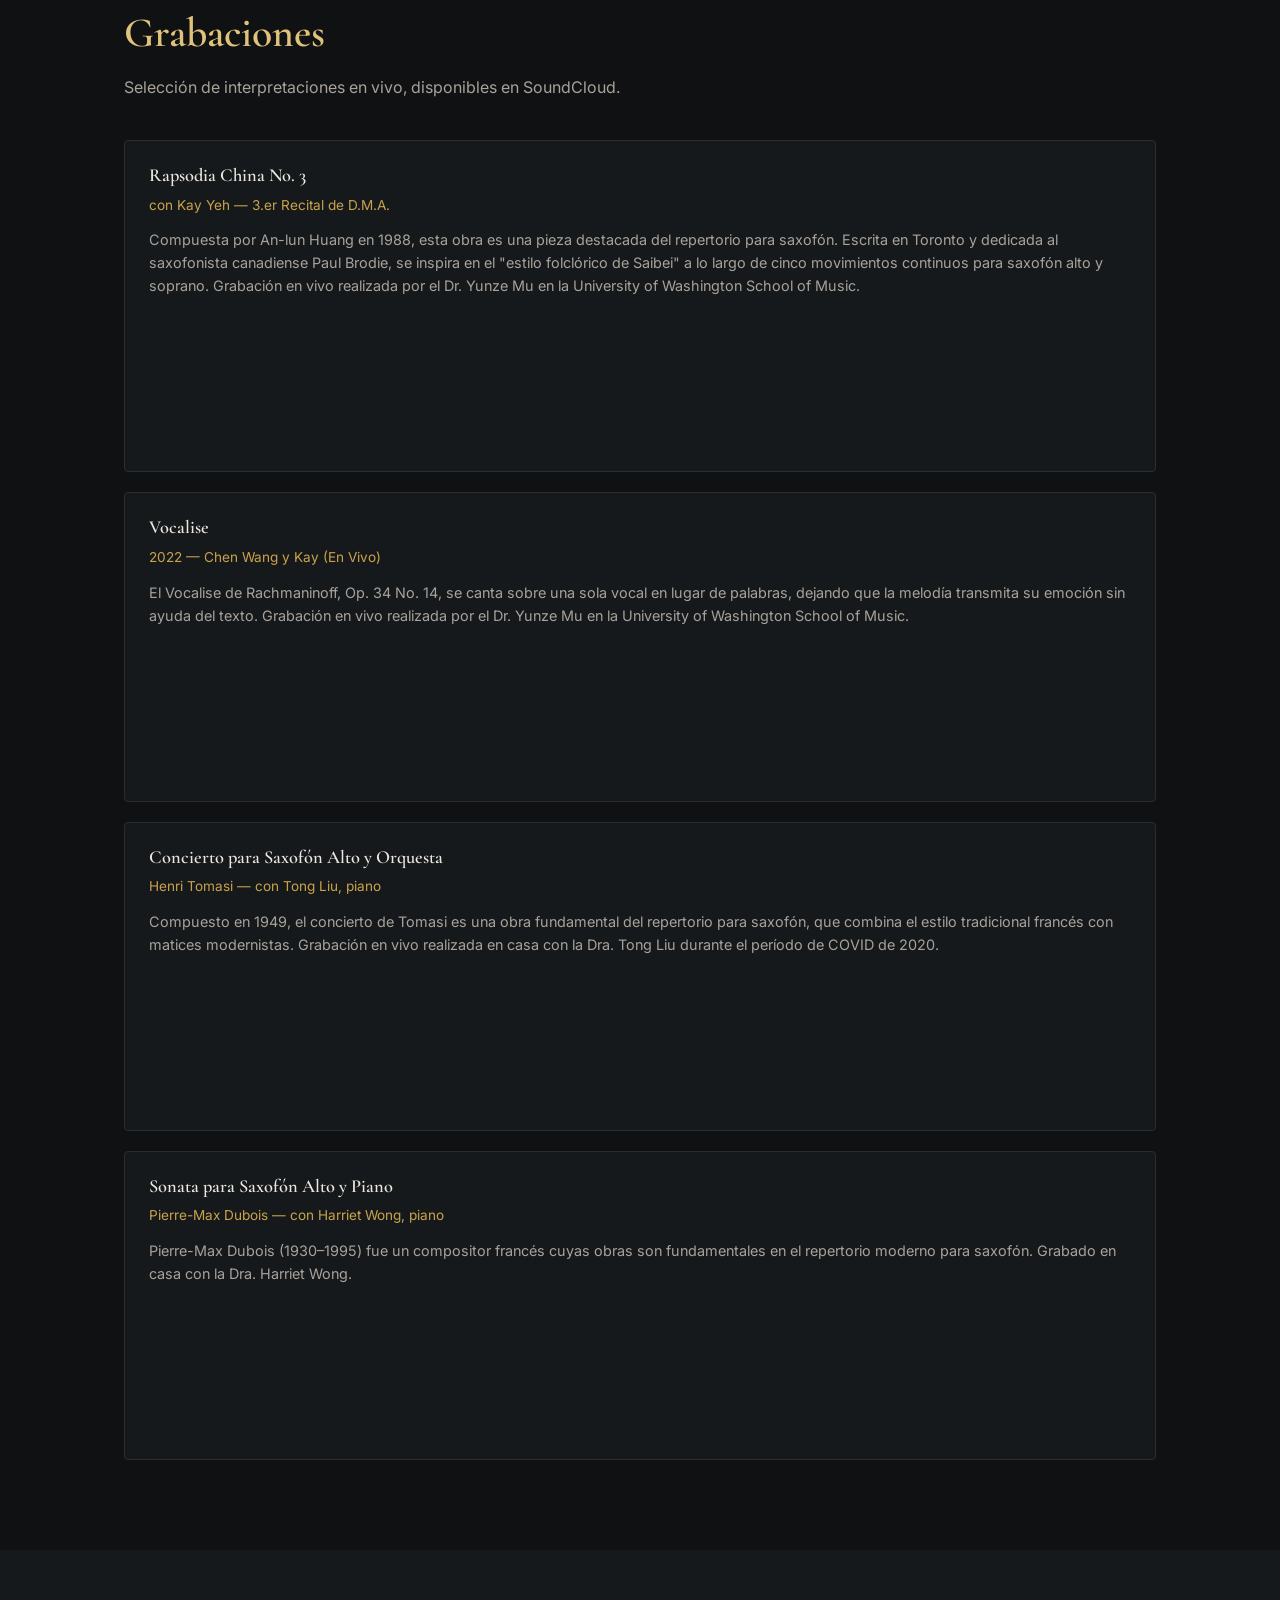
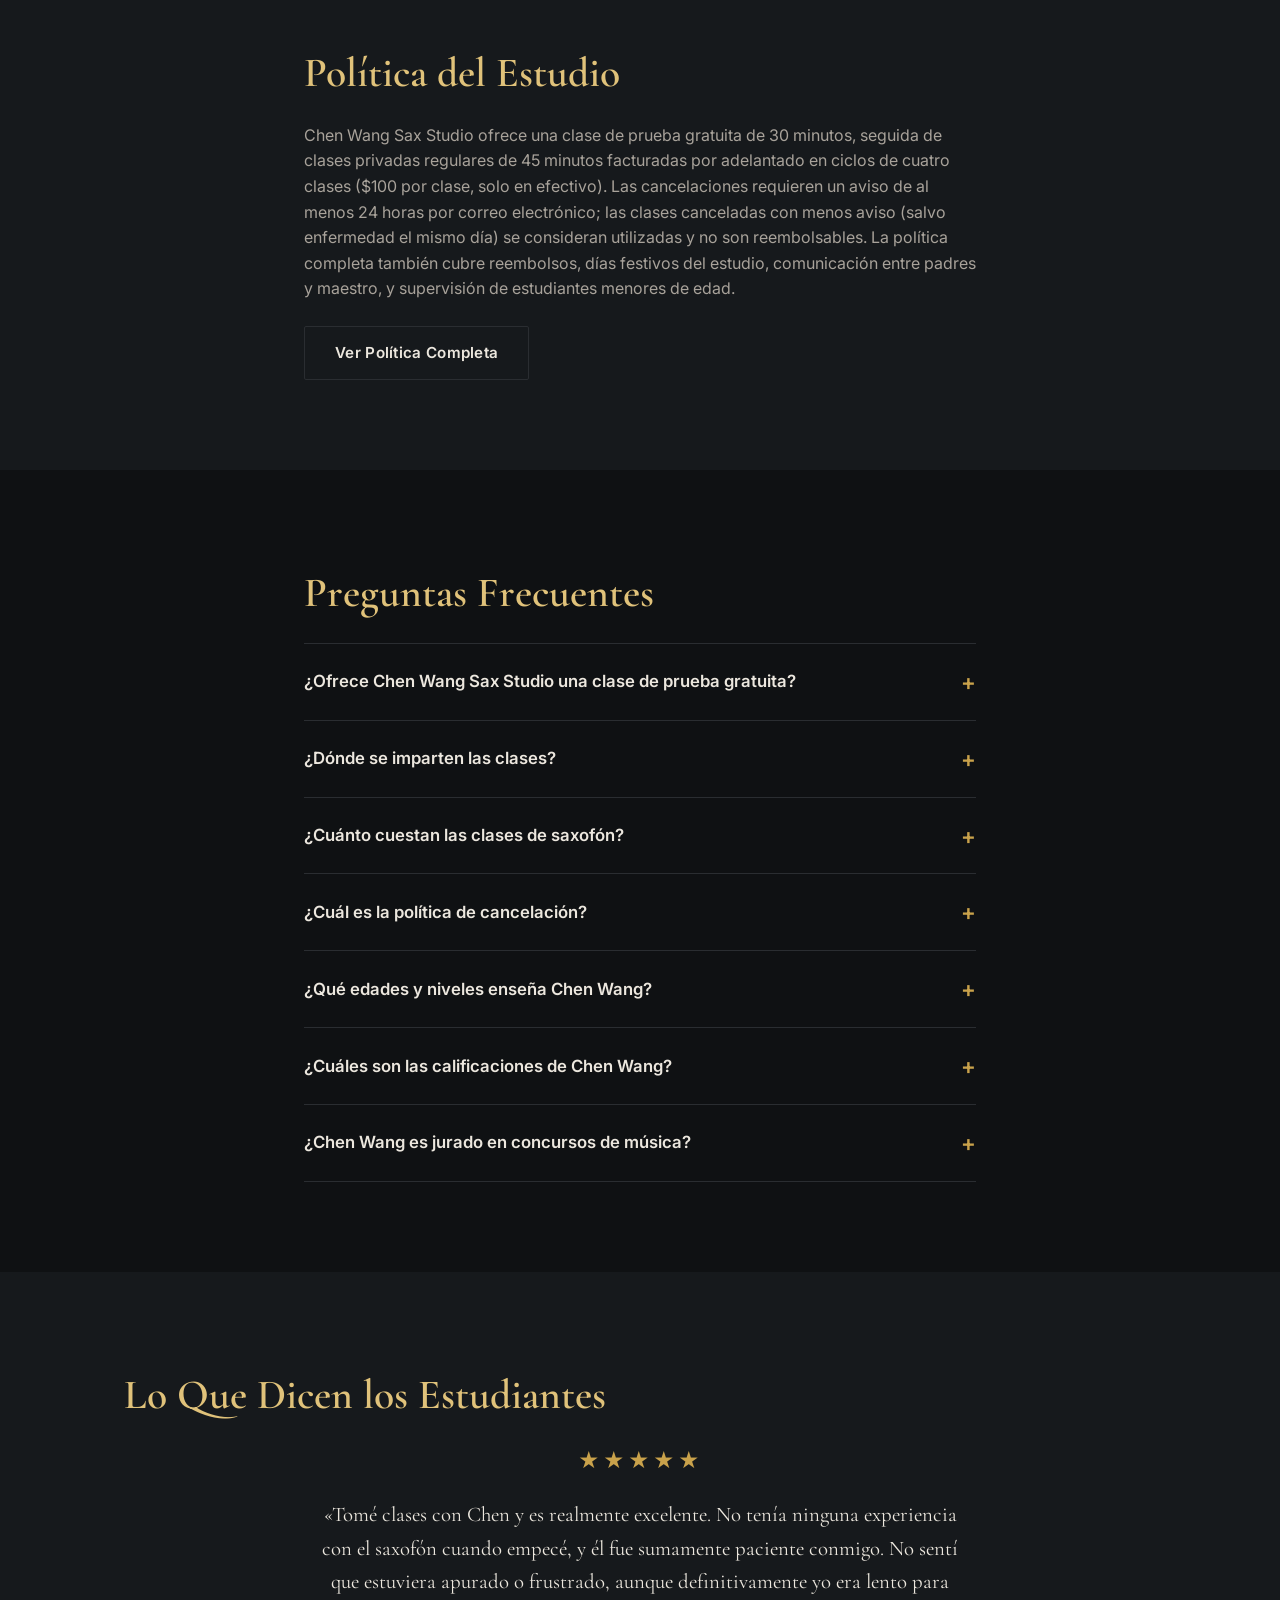
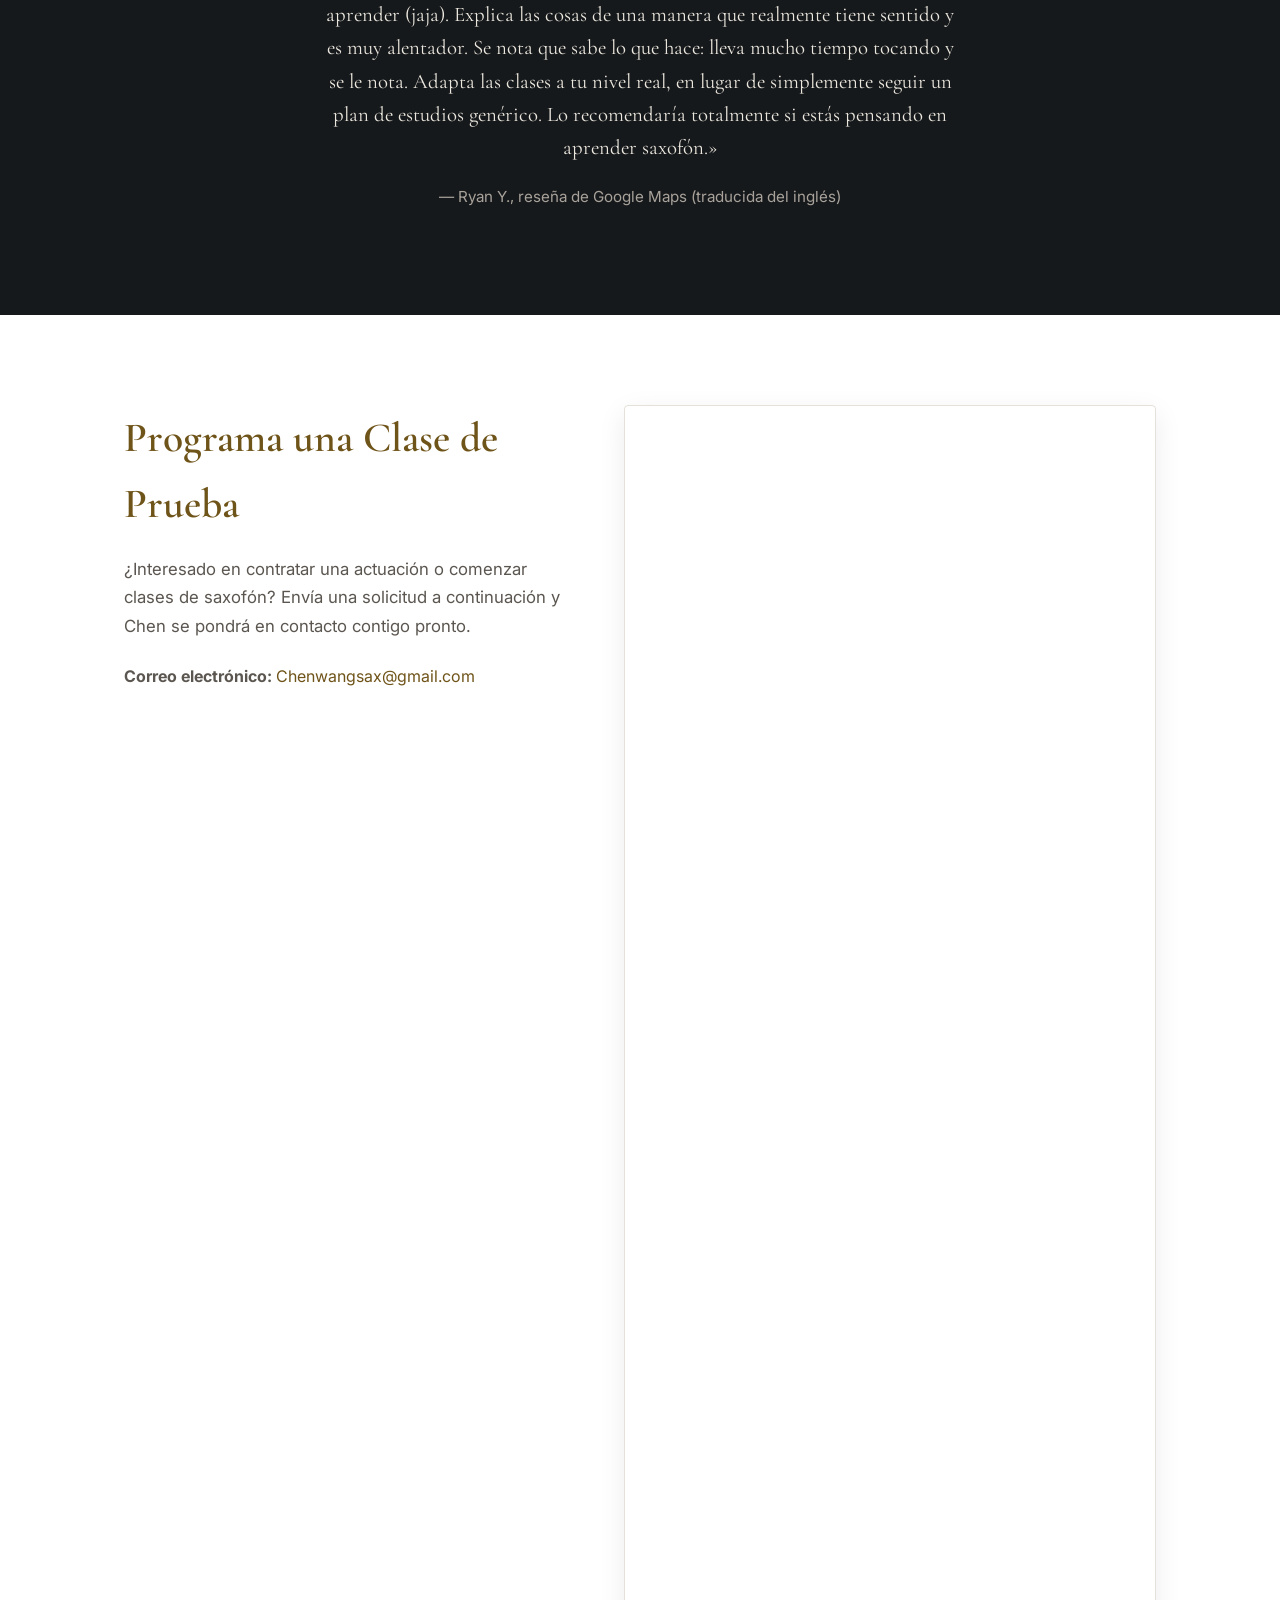
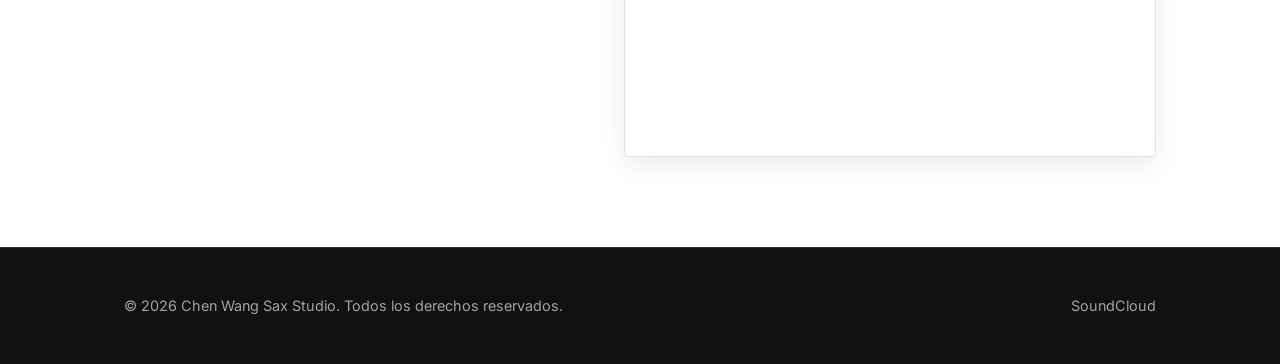
<file: es/index.html>
<!DOCTYPE html>
<html lang="es" data-lang="es">
<head>
<meta charset="UTF-8">
<meta name="viewport" content="width=device-width, initial-scale=1.0">
<!-- Google tag (gtag.js) -->
<script async src="https://www.googletagmanager.com/gtag/js?id=G-YXYPZM3SN1"></script>
<script>
  window.dataLayer = window.dataLayer || [];
  function gtag(){dataLayer.push(arguments);}
  gtag('js', new Date());
  gtag('config', 'G-YXYPZM3SN1');
</script>
<title>Chen Wang Sax Studio | Clases de Saxofón en Bothell, WA</title>
<meta name="description" content="Clases privadas de saxofón en Bothell, WA con el saxofonista y educador galardonado Chen Wang (王晨). Clase de prueba gratuita de 30 minutos, todas las edades y niveles bienvenidos desde todo el noroeste del Pacífico.">
<meta name="robots" content="index, follow">
<link rel="canonical" href="https://chenwangsaxstudio.com/es/">
<link rel="alternate" hreflang="en" href="https://chenwangsaxstudio.com/">
<link rel="alternate" hreflang="zh" href="https://chenwangsaxstudio.com/zh/">
<link rel="alternate" hreflang="es" href="https://chenwangsaxstudio.com/es/">
<link rel="alternate" hreflang="x-default" href="https://chenwangsaxstudio.com/">
<link rel="icon" href="../assets/logo-mark.png" type="image/png">
<link rel="apple-touch-icon" href="../assets/logo-mark.png">

<meta property="og:type" content="website">
<meta property="og:site_name" content="Chen Wang Sax Studio">
<meta property="og:url" content="https://chenwangsaxstudio.com/es/">
<meta property="og:title" content="Chen Wang Sax Studio | Clases de Saxofón en Bothell, WA">
<meta property="og:description" content="Clases privadas de saxofón en Bothell, WA con el saxofonista y educador galardonado Chen Wang (王晨). Clase de prueba gratuita de 30 minutos, todas las edades y niveles bienvenidos desde todo el noroeste del Pacífico.">
<meta property="og:image" content="https://chenwangsaxstudio.com/assets/photos/hero.jpg">
<meta property="og:locale" content="es_ES">
<meta property="og:locale:alternate" content="en_US">
<meta property="og:locale:alternate" content="zh_CN">
<meta name="twitter:card" content="summary_large_image">
<meta name="twitter:title" content="Chen Wang Sax Studio | Clases de Saxofón en Bothell, WA">
<meta name="twitter:description" content="Clases privadas de saxofón en Bothell, WA con el saxofonista y educador galardonado Chen Wang (王晨). Clase de prueba gratuita de 30 minutos, todas las edades y niveles bienvenidos desde todo el noroeste del Pacífico.">
<meta name="twitter:image" content="https://chenwangsaxstudio.com/assets/photos/hero.jpg">

<script type="application/ld+json">
{
  "@context": "https://schema.org",
  "@graph": [
    {
      "@type": "Person",
      "@id": "https://chenwangsaxstudio.com/#chenwang",
      "name": "Chen Wang",
      "alternateName": "王晨",
      "url": "https://chenwangsaxstudio.com/es/",
      "image": "https://chenwangsaxstudio.com/assets/photos/hero.jpg",
      "jobTitle": ["Saxofonista", "Educador Musical", "Arreglista Musical"],
      "description": "Saxofonista, educador y arreglista musical galardonado, radicado en Bothell, WA, que combina música clásica y contemporánea. Candidato a Doctor en Artes Musicales (D.M.A.) en la University of Washington.",
      "inLanguage": "es",
      "sameAs": ["https://soundcloud.com/chen-wang-669412156"],
      "alumniOf": [
        { "@type": "CollegeOrUniversity", "name": "University of Washington" },
        { "@type": "CollegeOrUniversity", "name": "Capital Normal University" }
      ],
      "award": [
        "1.er lugar, Concurso de Música de Viento de Ostrava (República Checa)",
        "Medalla de Oro, 3.er Festival Internacional de Música de Viento de Beijing",
        "1.er lugar, Categoría de Intérprete Profesional, Concurso de Música American Protégé (invitación al Carnegie Hall)",
        "Top Honor Award, My Music Festival (Alemania)"
      ],
      "worksFor": { "@id": "https://chenwangsaxstudio.com/#studio" }
    },
    {
      "@type": ["LocalBusiness", "EducationalOrganization"],
      "@id": "https://chenwangsaxstudio.com/#studio",
      "name": "Chen Wang Sax Studio",
      "alternateName": "王晨萨克斯工作室",
      "url": "https://chenwangsaxstudio.com/es/",
      "image": "https://chenwangsaxstudio.com/assets/photos/hero.jpg",
      "description": "Clases privadas de saxofón en el área de Bothell, WA, impartidas por el saxofonista y educador galardonado Chen Wang. Clase de prueba gratuita de 30 minutos para nuevos estudiantes. Se aceptan estudiantes de todo el noroeste del Pacífico.",
      "inLanguage": "es",
      "priceRange": "$$",
      "email": "Chenwangsax@gmail.com",
      "address": {
        "@type": "PostalAddress",
        "addressLocality": "Bothell",
        "addressRegion": "WA",
        "addressCountry": "US"
      },
      "areaServed": "Bothell, WA and the greater Pacific Northwest",
      "founder": { "@id": "https://chenwangsaxstudio.com/#chenwang" },
      "sameAs": ["https://soundcloud.com/chen-wang-669412156"],
      "aggregateRating": {
        "@type": "AggregateRating",
        "ratingValue": "5",
        "reviewCount": "1"
      },
      "review": [
        {
          "@type": "Review",
          "reviewRating": { "@type": "Rating", "ratingValue": "5", "bestRating": "5" },
          "author": { "@type": "Person", "name": "Ryan Y." },
          "inLanguage": "es",
          "reviewBody": "Tomé clases con Chen y es realmente excelente. No tenía ninguna experiencia con el saxofón cuando empecé, y él fue sumamente paciente conmigo. No sentí que estuviera apurado o frustrado, aunque definitivamente yo era lento para aprender (jaja). Explica las cosas de una manera que realmente tiene sentido y es muy alentador. Se nota que sabe lo que hace: lleva mucho tiempo tocando y se le nota. Adapta las clases a tu nivel real, en lugar de simplemente seguir un plan de estudios genérico. Lo recomendaría totalmente si estás pensando en aprender saxofón. (Reseña original en inglés, traducida; publicada en Google Maps)"
        }
      ]
    },
    {
      "@type": "Course",
      "@id": "https://chenwangsaxstudio.com/#course",
      "name": "Clases Privadas de Saxofón",
      "description": "Instrucción individual de saxofón para estudiantes de todas las edades y niveles, desde principiantes absolutos hasta intérpretes avanzados que se preparan para audiciones y concursos. Incluye una clase de prueba gratuita de 30 minutos.",
      "inLanguage": "es",
      "provider": { "@id": "https://chenwangsaxstudio.com/#studio" },
      "instructor": { "@id": "https://chenwangsaxstudio.com/#chenwang" },
      "coursePrerequisites": "Ninguno: abierto a todas las edades y niveles",
      "hasCourseInstance": {
        "@type": "CourseInstance",
        "courseMode": "In Person",
        "location": {
          "@type": "Place",
          "address": {
            "@type": "PostalAddress",
            "addressLocality": "Bothell",
            "addressRegion": "WA",
            "addressCountry": "US"
          }
        }
      },
      "offers": {
        "@type": "Offer",
        "price": "100",
        "priceCurrency": "USD",
        "description": "Clase privada de 45 minutos, facturada por adelantado en ciclos de cuatro clases"
      }
    },
    {
      "@type": "FAQPage",
      "@id": "https://chenwangsaxstudio.com/es/#faq",
      "inLanguage": "es",
      "mainEntity": [
        {
          "@type": "Question",
          "name": "¿Ofrece Chen Wang Sax Studio una clase de prueba gratuita?",
          "acceptedAnswer": {
            "@type": "Answer",
            "text": "Sí. Los nuevos estudiantes reciben una clase de prueba gratuita de 30 minutos antes de comenzar las clases privadas regulares de 45 minutos."
          }
        },
        {
          "@type": "Question",
          "name": "¿Dónde se imparten las clases?",
          "acceptedAnswer": {
            "@type": "Answer",
            "text": "Las clases se imparten en persona en el área de Bothell, WA. Se aceptan estudiantes de todo el noroeste del Pacífico."
          }
        },
        {
          "@type": "Question",
          "name": "¿Cuánto cuestan las clases de saxofón?",
          "acceptedAnswer": {
            "@type": "Answer",
            "text": "Las clases privadas cuestan $100 por sesión de 45 minutos, facturadas por adelantado en ciclos de cuatro clases (solo en efectivo)."
          }
        },
        {
          "@type": "Question",
          "name": "¿Cuál es la política de cancelación?",
          "acceptedAnswer": {
            "@type": "Answer",
            "text": "Las cancelaciones o cambios de horario requieren un aviso de al menos 24 horas por correo electrónico. Las clases canceladas con menos aviso (salvo enfermedad el mismo día) se consideran utilizadas y no son reembolsables."
          }
        },
        {
          "@type": "Question",
          "name": "¿Qué edades y niveles enseña Chen Wang?",
          "acceptedAnswer": {
            "@type": "Answer",
            "text": "Se aceptan estudiantes de todas las edades y niveles, desde principiantes absolutos hasta intérpretes avanzados que se preparan para audiciones y concursos."
          }
        },
        {
          "@type": "Question",
          "name": "¿Cuáles son las calificaciones de Chen Wang?",
          "acceptedAnswer": {
            "@type": "Answer",
            "text": "Chen Wang es candidato a Doctor en Artes Musicales en la University of Washington, tiene una Maestría en Música con especialización en Interpretación de Saxofón (UW) y una Maestría en Educación Musical (Universidad Normal de Capital), y ha ocupado puestos principales en la Seattle Wind Symphony y la University of Washington Wind Ensemble."
          }
        },
        {
          "@type": "Question",
          "name": "¿Chen Wang es jurado en concursos de música?",
          "acceptedAnswer": {
            "@type": "Answer",
            "text": "Sí. Chen se desempeña como jurado en las audiciones de WMEA All-State, en Washington State Solo & Ensemble, y en el Seattle World Harmonies International Music Competition."
          }
        }
      ]
    }
  ]
}
</script>
<script>
window.ALT_LANG_URL = { en: '../', zh: '../zh/' };
</script>
<link rel="preconnect" href="https://fonts.googleapis.com">
<link rel="preconnect" href="https://fonts.gstatic.com" crossorigin>
<link href="https://fonts.googleapis.com/css2?family=Cormorant+Garamond:wght@500;600;700&family=Inter:wght@400;500;600&family=Noto+Serif+SC:wght@600;700&family=Noto+Sans+SC:wght@400;500;600&display=swap" rel="stylesheet">
<link rel="stylesheet" href="../assets/style.css?v=20260829">
</head>
<body>

<header class="site-header">
  <div class="container header-inner">
    <a href="#top" class="logo">
      <img src="../assets/logo-mark.png" alt="" class="logo-mark">
      <span class="lang-es">Chen Wang Sax Studio</span>
    </a>
    <button class="nav-toggle" id="navToggle" aria-label="Toggle navigation" aria-expanded="false">
      <span></span><span></span><span></span>
    </button>
    <nav class="site-nav" id="siteNav">
      <a href="#about"><span class="lang-es">Acerca de</span></a>
      <a href="#arrangement"><span class="lang-es">Arreglo Reciente</span></a>
      <a href="#recordings"><span class="lang-es">Grabaciones</span></a>
      <a href="#policy"><span class="lang-es">Política del Estudio</span></a>
      <a href="#faq"><span class="lang-es">Preguntas Frecuentes</span></a>
      <a href="#testimonials"><span class="lang-es">Testimonios</span></a>
      <a href="#contact"><span class="lang-es">Contacto</span></a>
      <select class="lang-select" id="langSelect" aria-label="Switch language">
        <option value="en">English</option>
        <option value="zh">中文</option>
        <option value="es">Español</option>
      </select>
    </nav>
  </div>
</header>

<main>

  <section id="top" class="hero hero-photo">
    <div class="hero-glow" aria-hidden="true"></div>
    <img class="hero-bg" src="../assets/photos/hero.jpg" alt="" aria-hidden="true" loading="eager" fetchpriority="high" width="1600" height="2400">
    <div class="hero-scrim" aria-hidden="true"></div>
    <div class="container hero-inner">
      <p class="eyebrow hero-anim" style="--d:0">
        <span class="lang-es">Saxofonista, Educador y Arreglista Musical Galardonado</span>
      </p>
      <h1 class="hero-anim" style="--d:1">
        <span class="lang-es">Chen Wang Sax Studio</span>
      </h1>
      <p class="hero-sub hero-anim" style="--d:2">
        <span class="lang-es">Fusionando música clásica y contemporánea en escenarios de conciertos alrededor del mundo.</span>
      </p>
      <div class="hero-cta hero-anim" style="--d:3">
        <a href="#contact" class="btn btn-primary">
          <span class="lang-es">Reserva una Clase de Prueba Gratuita</span>
        </a>
        <a href="#recordings" class="btn btn-outline">
          <span class="lang-es">Escuchar Grabaciones</span>
        </a>
      </div>
    </div>
  </section>

  <section id="about" class="section">
    <div class="container about-grid">
      <div class="about-photo-grid reveal">
        <img src="../assets/photos/about-1.jpg" alt="Chen Wang performing saxophone on stage with a choir" width="1050" height="1400" loading="lazy">
        <img src="../assets/photos/about-2.jpg" alt="Chen Wang performing saxophone" width="1080" height="1440" loading="lazy">
        <img src="../assets/photos/about-3.jpg" alt="Chen Wang performing with a wind ensemble" width="1400" height="1050" loading="lazy">
      </div>
      <div class="about-copy reveal">
        <h2><span class="lang-es">Acerca de</span></h2>

        <p class="lang-es">
          Chen Wang, originario de Beijing, China, es reconocido por su evocadora integración de música
          clásica y contemporánea. Sus interpretaciones han cautivado al público en Europa y China,
          mostrando su amplio rango artístico y su profunda musicalidad. Chen ha ocupado puestos principales
          en varios conjuntos de prestigio, incluyendo la
          <a href="https://seattlewindsymphony.org/" target="_blank" rel="noopener">Seattle Wind Symphony</a>,
          el Patterns Saxophone Ensemble y la
          <a href="https://www.uwbands.com/" target="_blank" rel="noopener">University of Washington Wind Ensemble</a>,
          y cofundó la CNU Alumni Wind Orchestra.
        </p>

        <p class="lang-es">
          Reconocido internacionalmente, Chen ha obtenido numerosos premios en concursos de conjuntos de
          banda, solistas y música de cámara, incluyendo el primer lugar en el Ostrava Wind Music
          Competition en la República Checa y en el 3.º Festival Internacional de Música de Viento de
          Beijing. También ganó la categoría de intérprete profesional en el American Protégé Music
          Competition, lo que le valió una invitación para actuar en el Carnegie Hall, y recibió el Top
          Honor Award en el My Music Festival en Alemania.
        </p>

        <p class="lang-es">
          Además de su carrera como intérprete, Chen es un educador dedicado que enseña interpretación de
          saxofón, música de cámara y teoría musical en la Universidad Normal de Capital, donde sus
          estudiantes han obtenido resultados sobresalientes en competencias locales de manera constante.
          Su investigación sobre las funciones educativas de las bandas de viento también ha recibido los
          máximos honores en los concursos de ponencias de la Sociedad China de Investigación Educativa.
        </p>

        <p class="lang-es">
          Actualmente, Chen está cursando un Doctorado en Artes Musicales (D.M.A.) en la University of
          Washington. En 2008, ofreció voluntariamente musicoterapia y clases de saxofón a niños afectados
          por el terremoto de Wenchuan.
        </p>

        <ul class="education-list">
          <li>
            <span class="lang-es">Universidad Normal de Capital — Licenciatura en Música (B.M.)</span>
          </li>
          <li>
            <span class="lang-es">Universidad Normal de Capital — Licenciatura en Geología (B.S.)</span>
          </li>
          <li>
            <span class="lang-es">Universidad Normal de Capital — Maestría en Educación Musical (M.Ed.)</span>
          </li>
          <li>
            <span class="lang-es">University of Washington — Maestría en Interpretación de Saxofón (M.M.)</span>
          </li>
          <li>
            <span class="lang-es">University of Washington — Doctorado en Interpretación de Saxofón (D.M.A.) <em>(Candidato)</em></span>
          </li>
        </ul>

        <h3>
          <span class="lang-es">🏆 Experiencia como Jurado</span>
        </h3>
        <ul class="judging-list">
          <li>
            <span class="lang-es">Jurado de WMEA All-State</span>
          </li>
          <li>
            <span class="lang-es">Washington State Solo &amp; Ensemble — Jurado de Saxofón</span>
          </li>
          <li>
            <span class="lang-es">Seattle World Harmonies International Music Competition — Jurado de la División de Viento</span>
          </li>
          <li>
            <span class="lang-es">Jurado chino-estadounidense de saxofón en el panel de jueces de Washington State All-State</span>
          </li>
          <li>
            <span class="lang-es">Jurado de la División de Viento de World Harmonies 2025–26, junto con la profesora de flauta de Arizona State University, Elizabeth Buck</span>
          </li>
        </ul>
        <p class="judging-note">
          <span class="lang-es">All-State es un programa oficial de la Junta de Educación del Estado de Washington.</span>
        </p>
      </div>
    </div>
  </section>

  <section class="awards section">
    <div class="container">
      <h2 class="reveal"><span class="lang-es">Premios y Reconocimientos</span></h2>
      <div class="awards-grid">
        <div class="award-item reveal">
          <span class="award-rank"><span class="lang-es">1.º</span></span>
          <span class="award-name"><span class="lang-es">Concurso de Música de Viento de Ostrava</span></span>
          <span class="award-place"><span class="lang-es">República Checa</span></span>
        </div>
        <div class="award-item reveal">
          <span class="award-rank"><span class="lang-es">1.º</span></span>
          <span class="award-name"><span class="lang-es">Festival Internacional de Música de Viento de Beijing</span></span>
          <span class="award-place"><span class="lang-es">3.ª Edición — Medalla de Oro</span></span>
        </div>
        <div class="award-item reveal">
          <span class="award-rank"><span class="lang-es">1.º</span></span>
          <span class="award-name"><span class="lang-es">Concurso de Música American Protégé</span></span>
          <span class="award-place"><span class="lang-es">Categoría de Intérprete Profesional</span></span>
        </div>
      </div>
    </div>
  </section>

  <section id="arrangement" class="section section-alt">
    <div class="container arrangement-grid">
      <div class="arrangement-copy reveal">
        <h2><span class="lang-es">Arreglo Reciente</span></h2>
        <p class="lang-es">
          Un arreglista musical es un profesional creativo que adapta composiciones musicales existentes
          para distintos usos, como interpretaciones en vivo o grabaciones de estudio. Chen Wang tiene
          especial habilidad para arreglar obras para conjuntos de viento y conjuntos de saxofones, y sus
          obras se han interpretado tanto en su país como internacionalmente.
        </p>
      </div>

      <div class="audio-card reveal">
        <div class="audio-text">
          <h3>The Planets, Op. 32</h3>
          <p class="audio-meta">
            <span class="lang-es">Gustav Holst — Arreglo Reciente</span>
          </p>
        </div>
        <iframe
          width="100%"
          height="166"
          scrolling="no"
          frameborder="no"
          allow="autoplay"
          loading="lazy"
          src="https://w.soundcloud.com/player/?url=https%3A//soundcloud.com/chen-wang-669412156/the-planets-op-32&color=%23c9a24b&auto_play=false&hide_related=true&show_comments=true&show_user=true&show_reposts=false&visual=true">
        </iframe>
      </div>
    </div>
  </section>

  <section id="recordings" class="section">
    <div class="container">
      <h2 class="reveal"><span class="lang-es">Grabaciones</span></h2>
      <p class="section-sub reveal">
        <span class="lang-es">Selección de interpretaciones en vivo, disponibles en SoundCloud.</span>
      </p>

      <div class="audio-stack">
        <div class="audio-card reveal">
          <div class="audio-text">
            <h3>
              <span class="lang-es">Rapsodia China No. 3</span>
            </h3>
            <p class="audio-meta">
              <span class="lang-es">con Kay Yeh — 3.er Recital de D.M.A.</span>
            </p>
            <p class="lang-es">
              Compuesta por An-lun Huang en 1988, esta obra es una pieza destacada del repertorio para
              saxofón. Escrita en Toronto y dedicada al saxofonista canadiense Paul Brodie, se inspira en el
              "estilo folclórico de Saibei" a lo largo de cinco movimientos continuos para saxofón alto y
              soprano. Grabación en vivo realizada por el Dr. Yunze Mu en la University of Washington School
              of Music.
            </p>
          </div>
          <iframe
            width="100%"
            height="166"
            scrolling="no"
            frameborder="no"
            allow="autoplay"
            loading="lazy"
            src="https://w.soundcloud.com/player/?url=https%3A//soundcloud.com/chen-wang-669412156/chinese-ewposody-no-3-with-kay-yeh-3rd-dma-recital&color=%23c9a24b&auto_play=false&hide_related=true&show_comments=false&show_user=true&show_reposts=false&visual=false">
          </iframe>
        </div>

        <div class="audio-card reveal">
          <div class="audio-text">
            <h3>
              <span class="lang-es">Vocalise</span>
            </h3>
            <p class="audio-meta">
              <span class="lang-es">2022 — Chen Wang y Kay (En Vivo)</span>
            </p>
            <p class="lang-es">
              El Vocalise de Rachmaninoff, Op. 34 No. 14, se canta sobre una sola vocal en lugar de palabras,
              dejando que la melodía transmita su emoción sin ayuda del texto. Grabación en vivo realizada
              por el Dr. Yunze Mu en la University of Washington School of Music.
            </p>
          </div>
          <iframe
            width="100%"
            height="166"
            scrolling="no"
            frameborder="no"
            allow="autoplay"
            loading="lazy"
            src="https://w.soundcloud.com/player/?url=https%3A//soundcloud.com/chen-wang-669412156/vocalise-2022-chen-wang-and-kay-live&color=%23c9a24b&auto_play=false&hide_related=true&show_comments=false&show_user=true&show_reposts=false&visual=false">
          </iframe>
        </div>

        <div class="audio-card reveal">
          <div class="audio-text">
            <h3>
              <span class="lang-es">Concierto para Saxofón Alto y Orquesta</span>
            </h3>
            <p class="audio-meta">
              <span class="lang-es">Henri Tomasi — con Tong Liu, piano</span>
            </p>
            <p class="lang-es">
              Compuesto en 1949, el concierto de Tomasi es una obra fundamental del repertorio para saxofón,
              que combina el estilo tradicional francés con matices modernistas. Grabación en vivo realizada
              en casa con la Dra. Tong Liu durante el período de COVID de 2020.
            </p>
          </div>
          <iframe
            width="100%"
            height="166"
            scrolling="no"
            frameborder="no"
            allow="autoplay"
            loading="lazy"
            src="https://w.soundcloud.com/player/?url=https%3A//soundcloud.com/chen-wang-669412156/1-henri-tomashi-concerto-chen&color=%23c9a24b&auto_play=false&hide_related=true&show_comments=false&show_user=true&show_reposts=false&visual=false">
          </iframe>
        </div>

        <div class="audio-card reveal">
          <div class="audio-text">
            <h3>
              <span class="lang-es">Sonata para Saxofón Alto y Piano</span>
            </h3>
            <p class="audio-meta">
              <span class="lang-es">Pierre-Max Dubois — con Harriet Wong, piano</span>
            </p>
            <p class="lang-es">
              Pierre-Max Dubois (1930–1995) fue un compositor francés cuyas obras son fundamentales en el
              repertorio moderno para saxofón. Grabado en casa con la Dra. Harriet Wong.
            </p>
          </div>
          <iframe
            width="100%"
            height="166"
            scrolling="no"
            frameborder="no"
            allow="autoplay"
            loading="lazy"
            src="https://w.soundcloud.com/player/?url=https%3A//soundcloud.com/chen-wang-669412156/2-dubious-sonata-for-alto&color=%23c9a24b&auto_play=false&hide_related=true&show_comments=false&show_user=true&show_reposts=false&visual=false">
          </iframe>
        </div>
      </div>
    </div>
  </section>

  <section id="policy" class="section section-alt">
    <div class="container policy-copy reveal">
      <h2><span class="lang-es">Política del Estudio</span></h2>
      <p class="lang-es">
        Chen Wang Sax Studio ofrece una clase de prueba gratuita de 30 minutos, seguida de clases privadas
        regulares de 45 minutos facturadas por adelantado en ciclos de cuatro clases ($100 por clase, solo
        en efectivo). Las cancelaciones requieren un aviso de al menos 24 horas por correo electrónico; las
        clases canceladas con menos aviso (salvo enfermedad el mismo día) se consideran utilizadas y no son
        reembolsables. La política completa también cubre reembolsos, días festivos del estudio,
        comunicación entre padres y maestro, y supervisión de estudiantes menores de edad.
      </p>
      <a href="policy.html" class="btn btn-outline">
        <span class="lang-es">Ver Política Completa</span>
      </a>
    </div>
  </section>

  <section id="faq" class="section">
    <div class="container faq-copy reveal">
      <h2><span class="lang-es">Preguntas Frecuentes</span></h2>

      <details class="faq-item">
        <summary>
          <span class="lang-es">¿Ofrece Chen Wang Sax Studio una clase de prueba gratuita?</span>
        </summary>
        <p class="lang-es">Sí. Los nuevos estudiantes reciben una clase de prueba gratuita de 30 minutos antes de comenzar las clases privadas regulares de 45 minutos.</p>
      </details>

      <details class="faq-item">
        <summary>
          <span class="lang-es">¿Dónde se imparten las clases?</span>
        </summary>
        <p class="lang-es">Las clases se imparten en persona en el área de Bothell, WA. Se aceptan estudiantes de todo el noroeste del Pacífico.</p>
      </details>

      <details class="faq-item">
        <summary>
          <span class="lang-es">¿Cuánto cuestan las clases de saxofón?</span>
        </summary>
        <p class="lang-es">Las clases privadas cuestan $100 por sesión de 45 minutos, facturadas por adelantado en ciclos de cuatro clases (solo en efectivo).</p>
      </details>

      <details class="faq-item">
        <summary>
          <span class="lang-es">¿Cuál es la política de cancelación?</span>
        </summary>
        <p class="lang-es">
          Las cancelaciones o cambios de horario requieren un aviso de al menos 24 horas por correo
          electrónico. Las clases canceladas con menos aviso (salvo enfermedad el mismo día) se consideran
          utilizadas y no son reembolsables.
          <a href="policy.html">Consulta la Política del Estudio completa</a>.
        </p>
      </details>

      <details class="faq-item">
        <summary>
          <span class="lang-es">¿Qué edades y niveles enseña Chen Wang?</span>
        </summary>
        <p class="lang-es">Se aceptan estudiantes de todas las edades y niveles, desde principiantes absolutos hasta intérpretes avanzados que se preparan para audiciones y concursos.</p>
      </details>

      <details class="faq-item">
        <summary>
          <span class="lang-es">¿Cuáles son las calificaciones de Chen Wang?</span>
        </summary>
        <p class="lang-es">
          Chen Wang es candidato a Doctor en Artes Musicales en la University of Washington, tiene una
          Maestría en Música con especialización en Interpretación de Saxofón (UW) y una Maestría en
          Educación Musical (Universidad Normal de Capital), y ha ocupado puestos principales en la Seattle
          Wind Symphony y la University of Washington Wind Ensemble.
        </p>
      </details>

      <details class="faq-item">
        <summary>
          <span class="lang-es">¿Chen Wang es jurado en concursos de música?</span>
        </summary>
        <p class="lang-es">Sí. Chen se desempeña como jurado en las audiciones de WMEA All-State, en Washington State Solo &amp; Ensemble, y en el Seattle World Harmonies International Music Competition.</p>
      </details>
    </div>
  </section>

  <section id="testimonials" class="section section-alt">
    <div class="container">
      <h2 class="reveal"><span class="lang-es">Lo Que Dicen los Estudiantes</span></h2>
      <div class="testimonial-card reveal">
        <div class="testimonial-stars" aria-hidden="true">★★★★★</div>
        <blockquote>
          <p class="lang-es">«Tomé clases con Chen y es realmente excelente. No tenía ninguna experiencia con el saxofón cuando empecé, y él fue sumamente paciente conmigo. No sentí que estuviera apurado o frustrado, aunque definitivamente yo era lento para aprender (jaja). Explica las cosas de una manera que realmente tiene sentido y es muy alentador. Se nota que sabe lo que hace: lleva mucho tiempo tocando y se le nota. Adapta las clases a tu nivel real, en lugar de simplemente seguir un plan de estudios genérico. Lo recomendaría totalmente si estás pensando en aprender saxofón.»</p>
        </blockquote>
        <p class="testimonial-author">
          <span class="lang-es">— Ryan Y., reseña de Google Maps (traducida del inglés)</span>
        </p>
      </div>
    </div>
  </section>

  <section id="contact" class="section section-light">
    <div class="container contact-grid">
      <div class="contact-copy reveal">
        <h2>
          <span class="lang-es">Programa una Clase de Prueba</span>
        </h2>
        <p class="lang-es">
          ¿Interesado en contratar una actuación o comenzar clases de saxofón? Envía una solicitud a
          continuación y Chen se pondrá en contacto contigo pronto.
        </p>
        <ul class="contact-info">
          <li>
            <strong><span class="lang-es">Correo electrónico:</span></strong>
            <a href="mailto:Chenwangsax@gmail.com">Chenwangsax@gmail.com</a>
          </li>
        </ul>
      </div>

      <div class="contact-form-wrap reveal">
        <iframe
          class="google-form-embed"
          src="https://docs.google.com/forms/d/e/1FAIpQLSdzaUwUQ-twZbtLzBl6J4SkV9wrICef6InGU_Po90Mcciqubg/viewform?embedded=true"
          width="100%"
          height="1350"
          frameborder="0"
          marginheight="0"
          marginwidth="0"
          loading="lazy">
          Loading contact form…
        </iframe>
      </div>
    </div>
  </section>

</main>

<footer class="site-footer">
  <div class="container footer-inner">
    <p>
      &copy; <span class="year-el"></span>
      <span class="lang-es">Chen Wang Sax Studio. Todos los derechos reservados.</span>
    </p>
    <div class="social-links">
      <a href="https://soundcloud.com/chen-wang-669412156" target="_blank" rel="noopener">SoundCloud</a>
    </div>
  </div>
</footer>

<a href="#top" class="back-to-top" id="backToTop" aria-label="Back to top">↑</a>

<script src="../assets/script.js?v=20260829"></script>
</body>
</html>
</file>
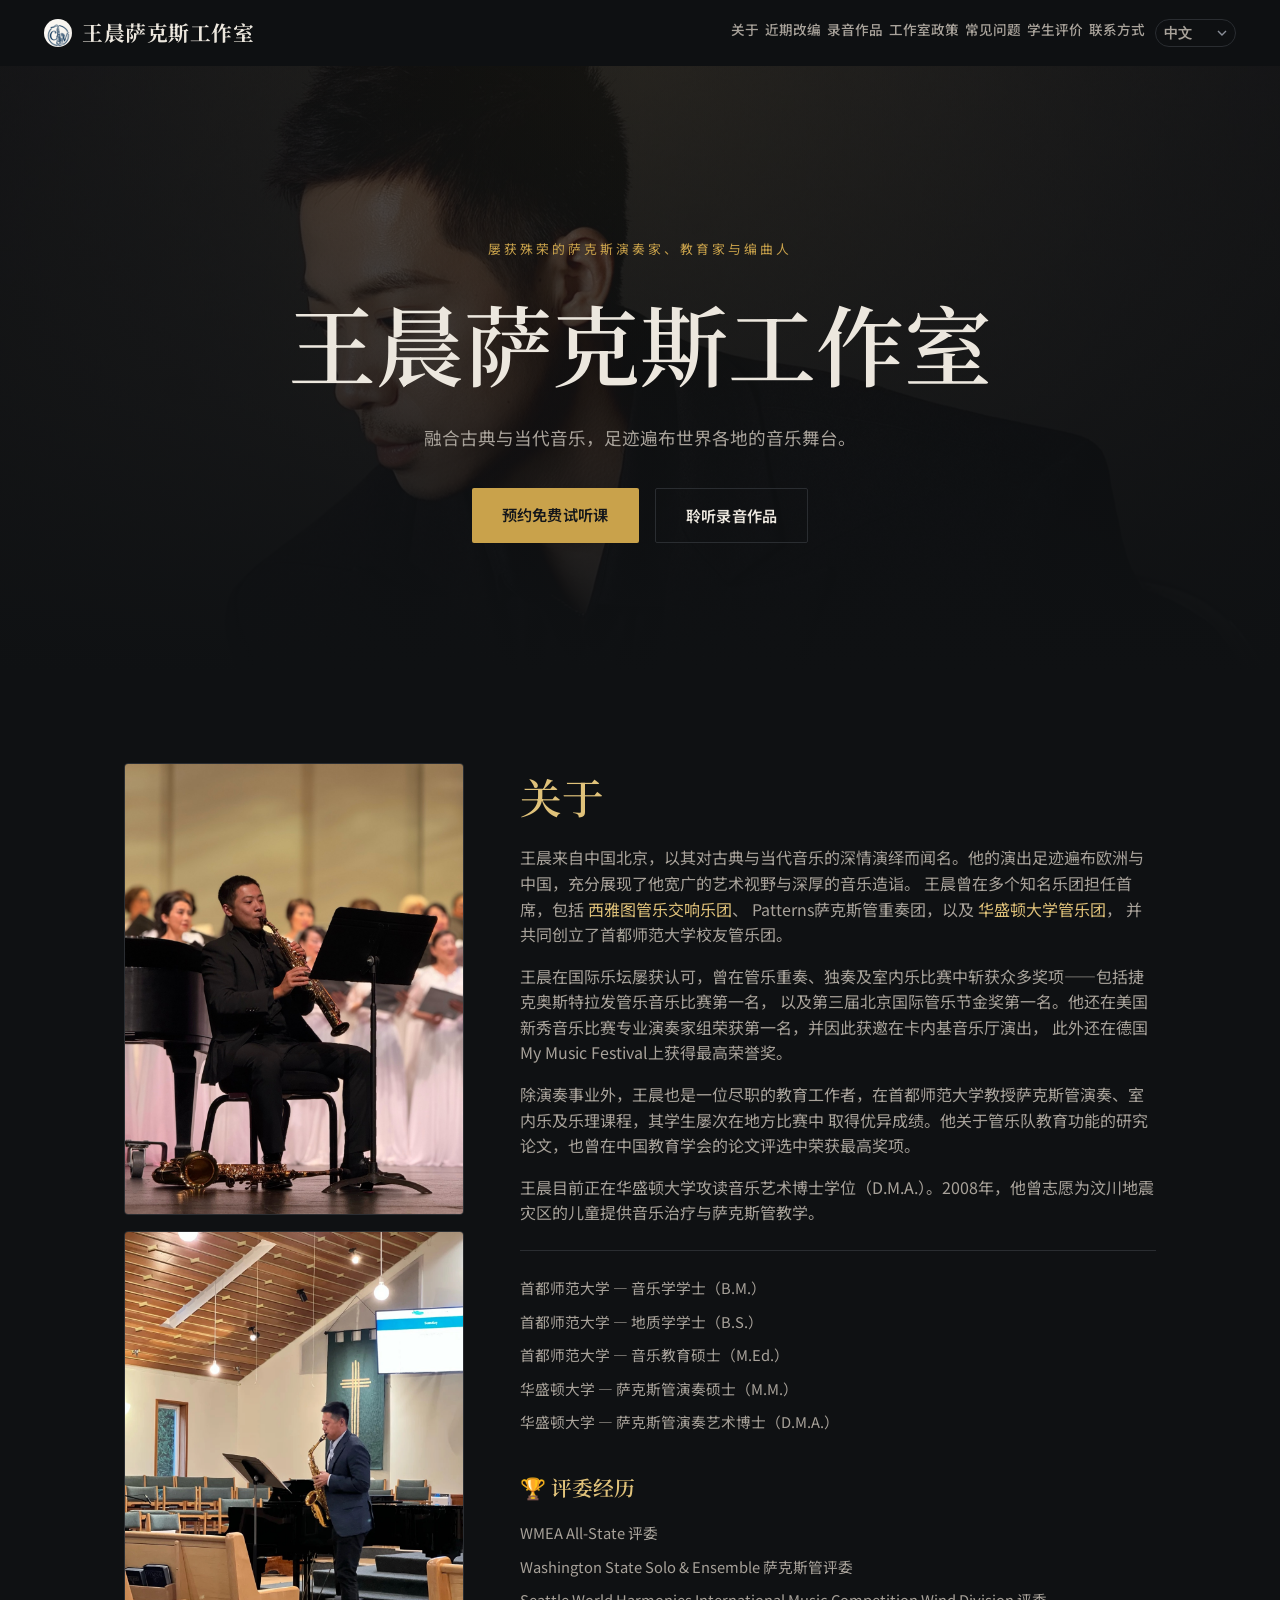
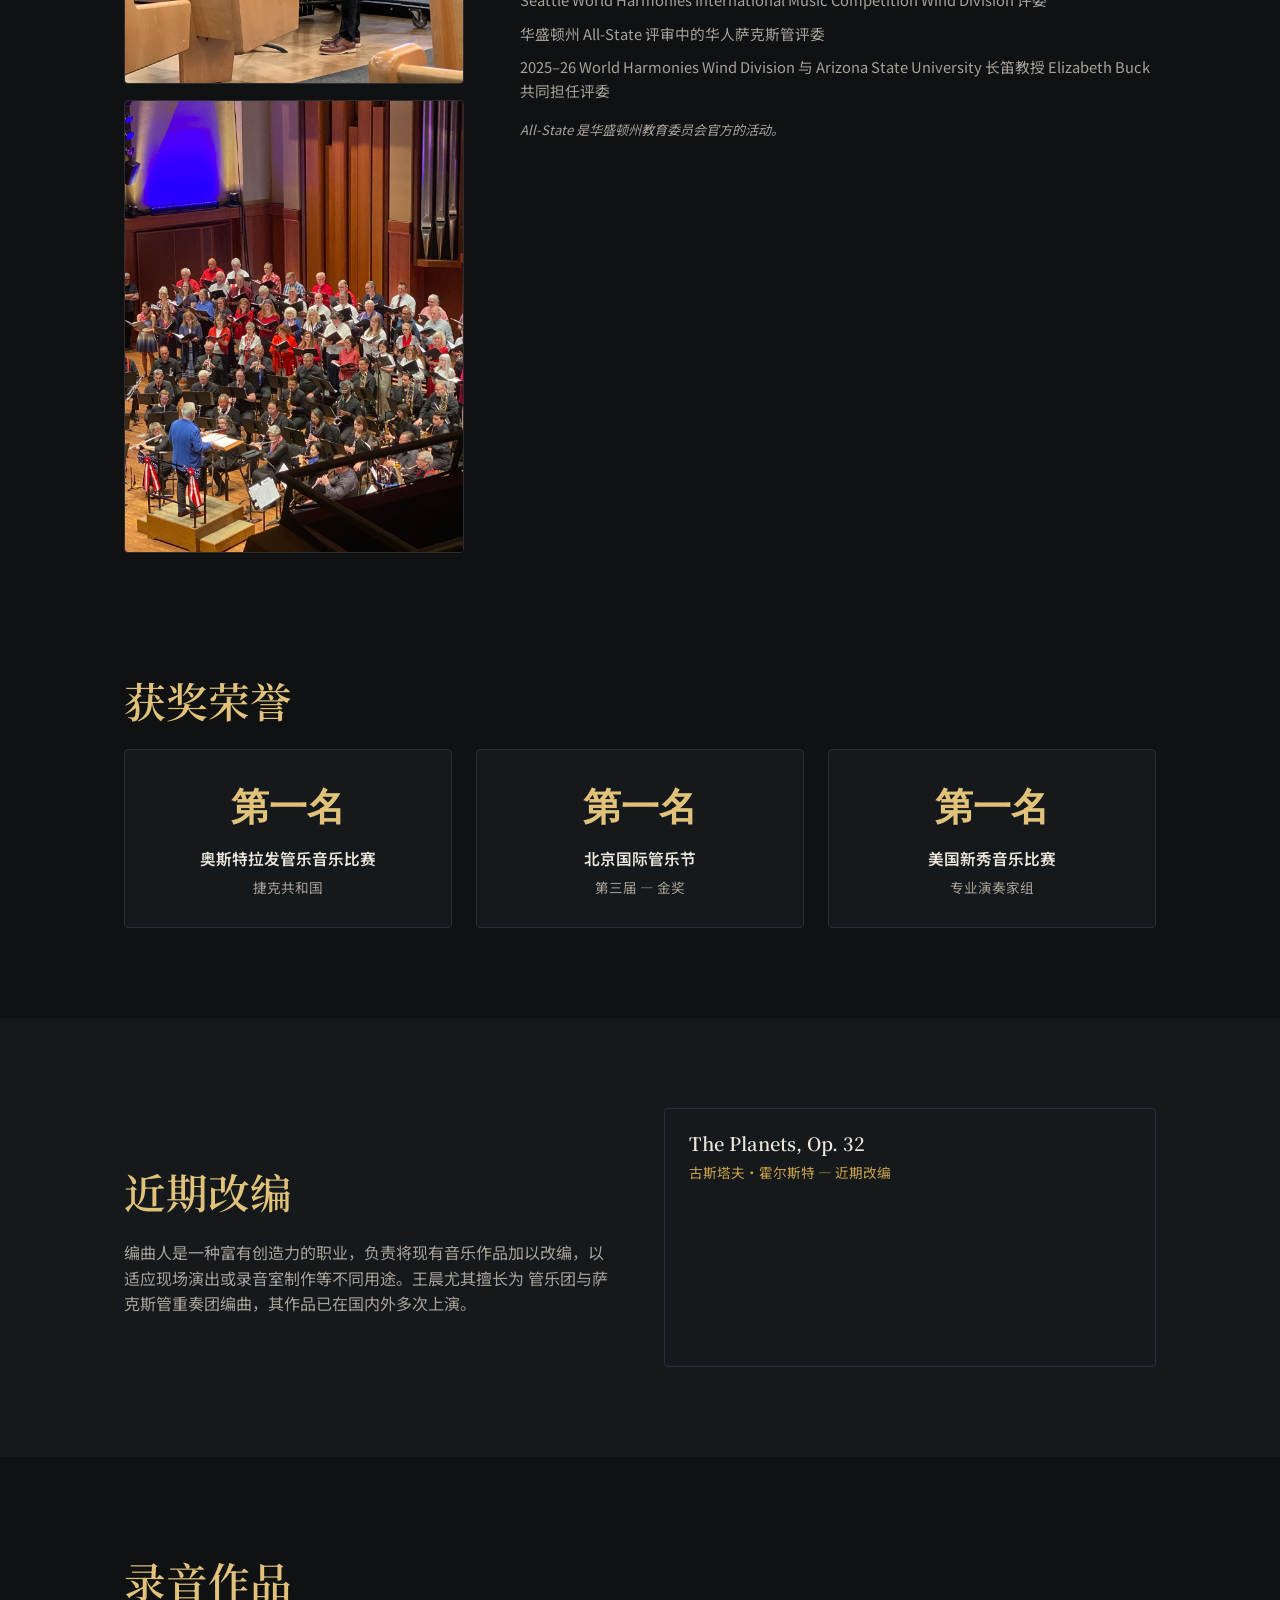
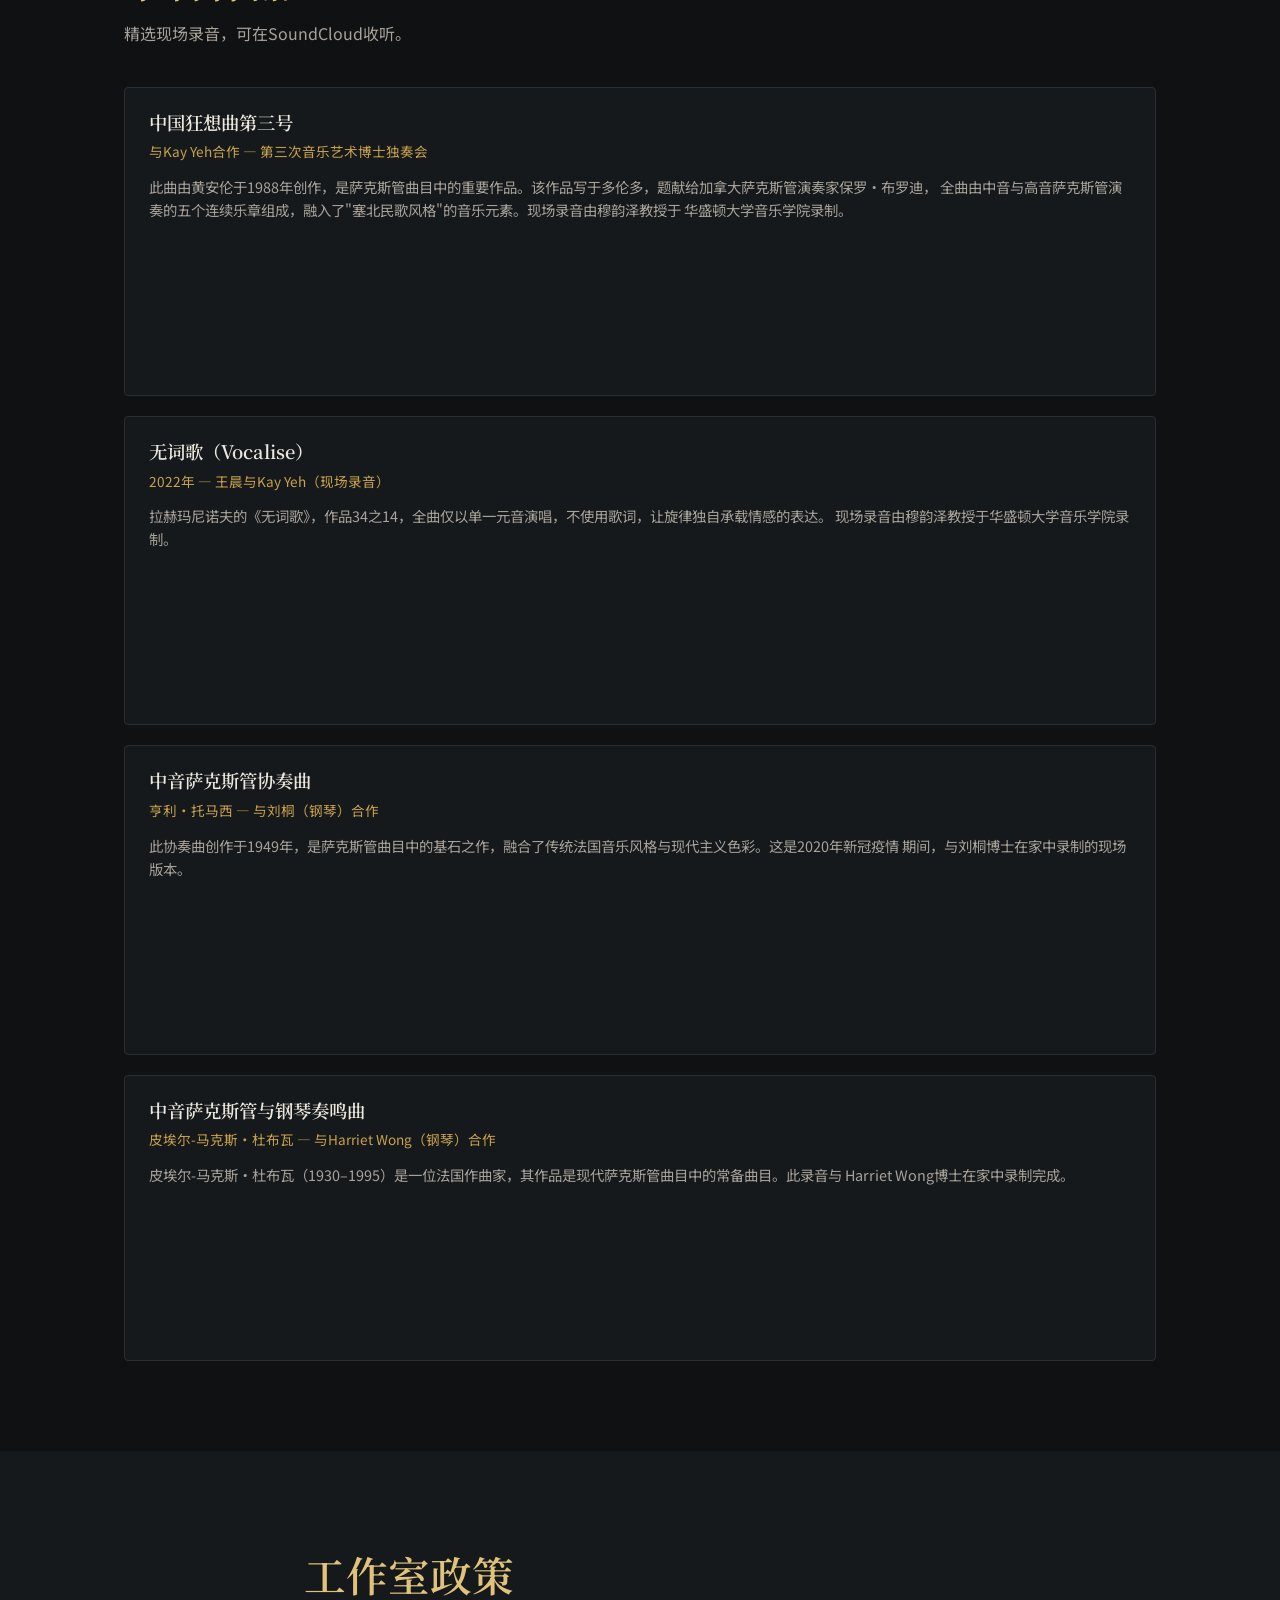
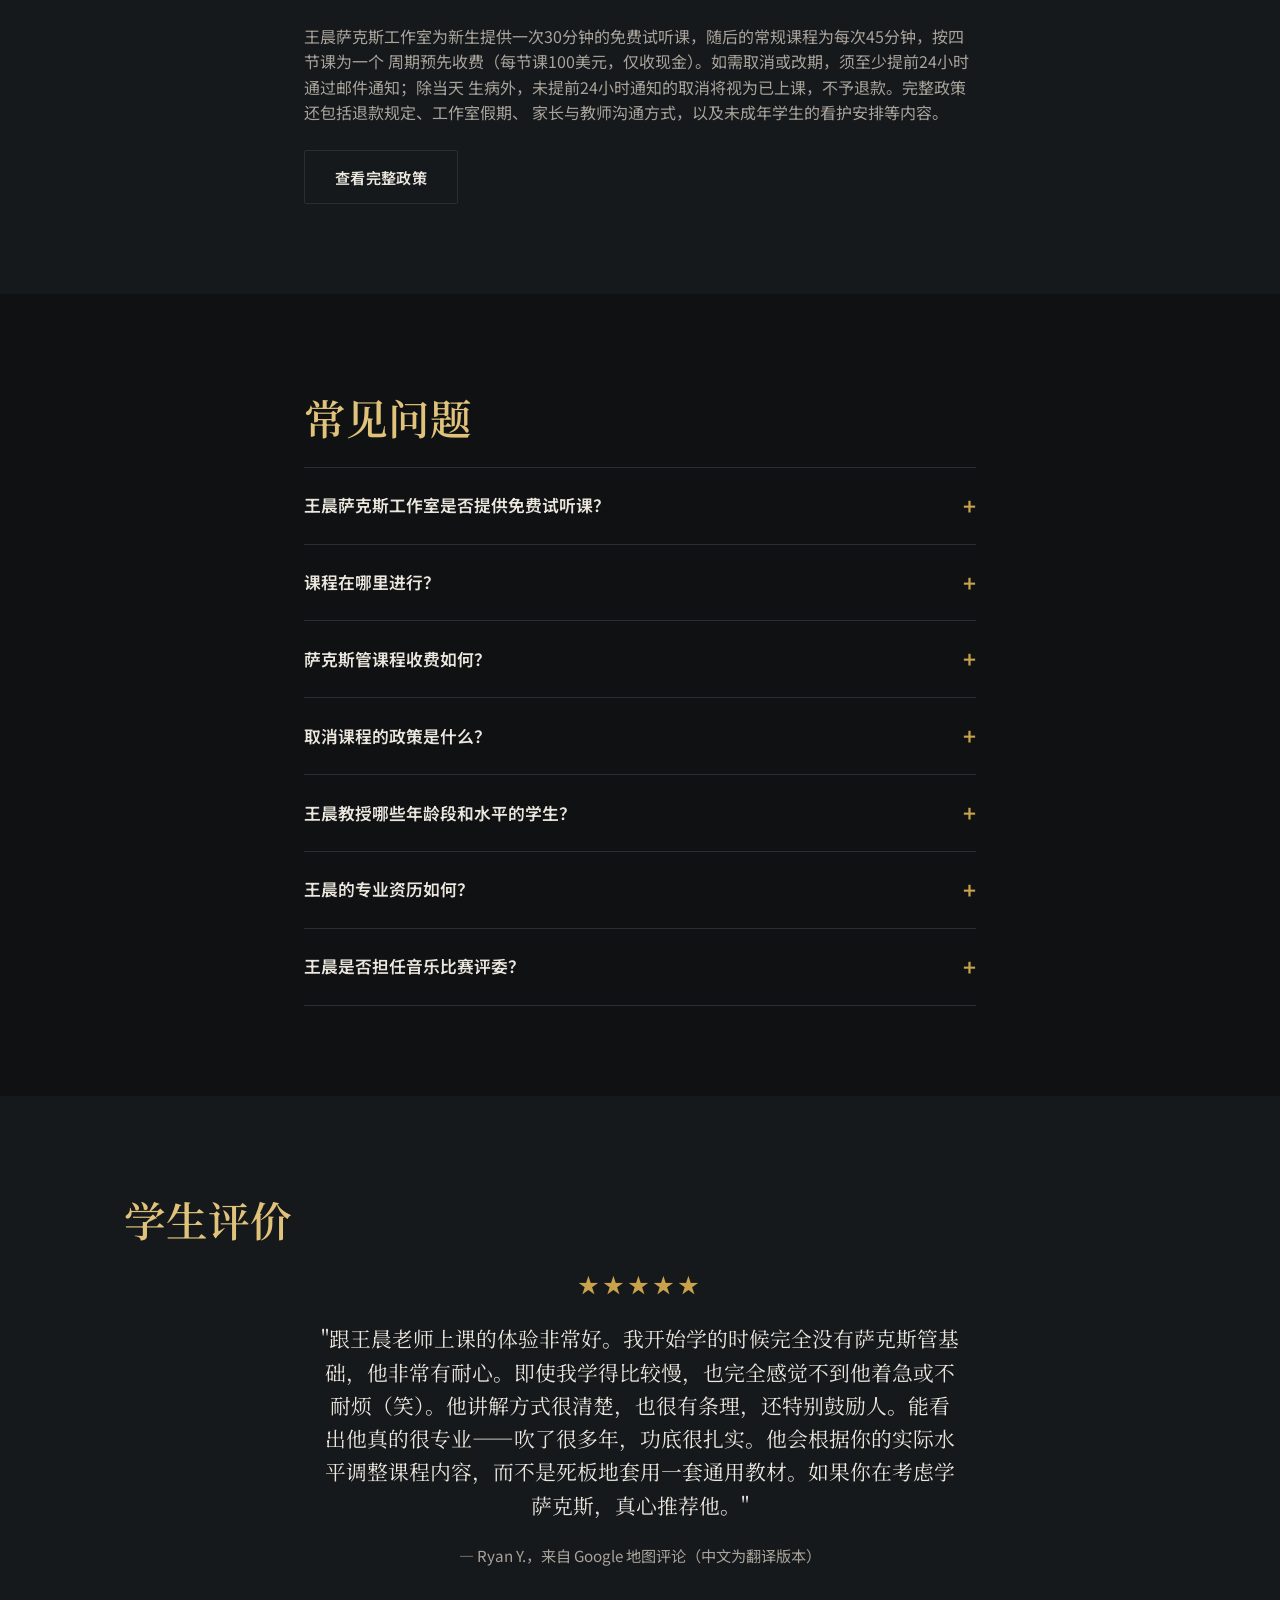
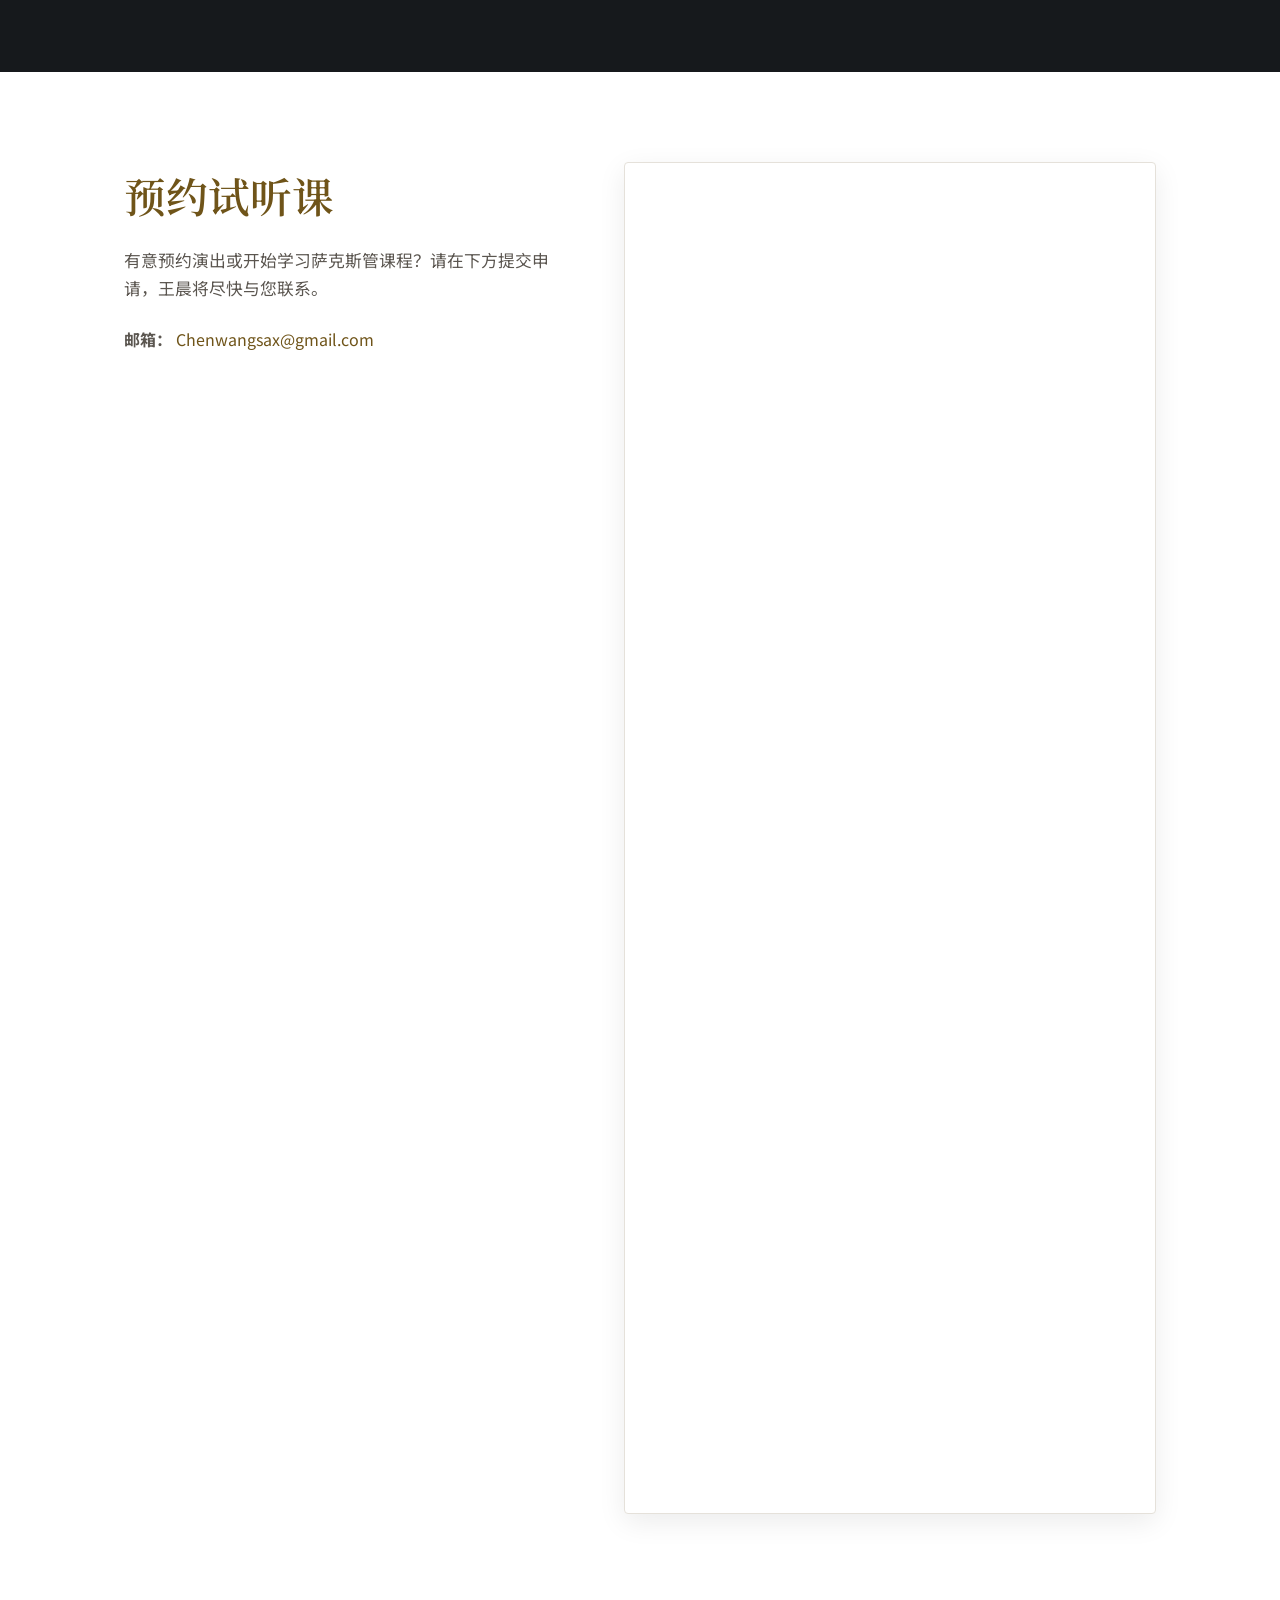
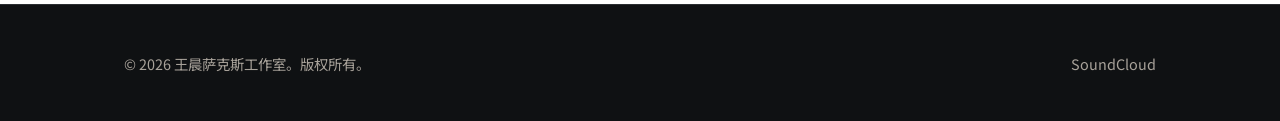
<file: zh/index.html>
<!DOCTYPE html>
<html lang="zh" data-lang="zh">
<head>
<meta charset="UTF-8">
<meta name="viewport" content="width=device-width, initial-scale=1.0">
<!-- Google tag (gtag.js) -->
<script async src="https://www.googletagmanager.com/gtag/js?id=G-YXYPZM3SN1"></script>
<script>
  window.dataLayer = window.dataLayer || [];
  function gtag(){dataLayer.push(arguments);}
  gtag('js', new Date());
  gtag('config', 'G-YXYPZM3SN1');
</script>
<title>王晨萨克斯工作室 | 华盛顿州博塞尔萨克斯管课程</title>
<meta name="description" content="美国华盛顿州博塞尔（Bothell, WA）私人萨克斯管课程，由屡获殊荣的萨克斯演奏家与教育家王晨授课。新生可享一次30分钟免费试听课，欢迎太平洋西北地区各年龄段、各水平的学生。">
<meta name="robots" content="index, follow">
<link rel="canonical" href="https://chenwangsaxstudio.com/zh/">
<link rel="alternate" hreflang="en" href="https://chenwangsaxstudio.com/">
<link rel="alternate" hreflang="zh" href="https://chenwangsaxstudio.com/zh/">
<link rel="alternate" hreflang="es" href="https://chenwangsaxstudio.com/es/">
<link rel="alternate" hreflang="x-default" href="https://chenwangsaxstudio.com/">
<link rel="icon" href="../assets/logo-mark.png" type="image/png">
<link rel="apple-touch-icon" href="../assets/logo-mark.png">

<meta property="og:type" content="website">
<meta property="og:site_name" content="王晨萨克斯工作室">
<meta property="og:url" content="https://chenwangsaxstudio.com/zh/">
<meta property="og:title" content="王晨萨克斯工作室 | 华盛顿州博塞尔萨克斯管课程">
<meta property="og:description" content="美国华盛顿州博塞尔（Bothell, WA）私人萨克斯管课程，由屡获殊荣的萨克斯演奏家与教育家王晨授课。新生可享一次30分钟免费试听课，欢迎太平洋西北地区各年龄段、各水平的学生。">
<meta property="og:image" content="https://chenwangsaxstudio.com/assets/photos/hero.jpg">
<meta property="og:locale" content="zh_CN">
<meta property="og:locale:alternate" content="en_US">
<meta property="og:locale:alternate" content="es_ES">
<meta name="twitter:card" content="summary_large_image">
<meta name="twitter:title" content="王晨萨克斯工作室 | 华盛顿州博塞尔萨克斯管课程">
<meta name="twitter:description" content="美国华盛顿州博塞尔（Bothell, WA）私人萨克斯管课程，由屡获殊荣的萨克斯演奏家与教育家王晨授课。新生可享一次30分钟免费试听课，欢迎太平洋西北地区各年龄段、各水平的学生。">
<meta name="twitter:image" content="https://chenwangsaxstudio.com/assets/photos/hero.jpg">

<script type="application/ld+json">
{
  "@context": "https://schema.org",
  "@graph": [
    {
      "@type": "Person",
      "@id": "https://chenwangsaxstudio.com/#chenwang",
      "name": "Chen Wang",
      "alternateName": "王晨",
      "url": "https://chenwangsaxstudio.com/zh/",
      "image": "https://chenwangsaxstudio.com/assets/photos/hero.jpg",
      "jobTitle": ["萨克斯演奏家", "音乐教育家", "编曲人"],
      "description": "屡获殊荣的萨克斯演奏家、教育家与编曲人，现居美国华盛顿州博塞尔（Bothell, WA），擅长融合古典与当代音乐。现为华盛顿大学萨克斯管演奏艺术博士（D.M.A.）在读生。",
      "inLanguage": "zh",
      "sameAs": ["https://soundcloud.com/chen-wang-669412156"],
      "alumniOf": [
        { "@type": "CollegeOrUniversity", "name": "University of Washington" },
        { "@type": "CollegeOrUniversity", "name": "Capital Normal University" }
      ],
      "award": [
        "捷克奥斯特拉发管乐音乐比赛第一名",
        "第三届北京国际管乐节金奖第一名",
        "美国新秀音乐比赛专业演奏家组第一名（获邀于卡内基音乐厅演出）",
        "德国My Music Festival最高荣誉奖"
      ],
      "worksFor": { "@id": "https://chenwangsaxstudio.com/#studio" }
    },
    {
      "@type": ["LocalBusiness", "EducationalOrganization"],
      "@id": "https://chenwangsaxstudio.com/#studio",
      "name": "王晨萨克斯工作室",
      "alternateName": "Chen Wang Sax Studio",
      "url": "https://chenwangsaxstudio.com/zh/",
      "image": "https://chenwangsaxstudio.com/assets/photos/hero.jpg",
      "description": "美国华盛顿州博塞尔（Bothell, WA）地区的私人萨克斯管课程，由屡获殊荣的萨克斯演奏家与教育家王晨授课。新生可享一次30分钟免费试听课，欢迎太平洋西北地区的学生前来学习。",
      "inLanguage": "zh",
      "priceRange": "$$",
      "email": "Chenwangsax@gmail.com",
      "address": {
        "@type": "PostalAddress",
        "addressLocality": "Bothell",
        "addressRegion": "WA",
        "addressCountry": "US"
      },
      "areaServed": "Bothell, WA and the greater Pacific Northwest",
      "founder": { "@id": "https://chenwangsaxstudio.com/#chenwang" },
      "sameAs": ["https://soundcloud.com/chen-wang-669412156"],
      "aggregateRating": {
        "@type": "AggregateRating",
        "ratingValue": "5",
        "reviewCount": "1"
      },
      "review": [
        {
          "@type": "Review",
          "reviewRating": { "@type": "Rating", "ratingValue": "5", "bestRating": "5" },
          "author": { "@type": "Person", "name": "Ryan Y." },
          "inLanguage": "zh",
          "reviewBody": "跟王晨老师上课的体验非常好。我开始学的时候完全没有萨克斯管基础，他非常有耐心。即使我学得比较慢，也完全感觉不到他着急或不耐烦（笑）。他讲解方式很清楚，也很有条理，还特别鼓励人。能看出他真的很专业——吹了很多年，功底很扎实。他会根据你的实际水平调整课程内容，而不是死板地套用一套通用教材。如果你在考虑学萨克斯，真心推荐他。（原文为英文，此为翻译版本，来自 Google 地图评论）"
        }
      ]
    },
    {
      "@type": "Course",
      "@id": "https://chenwangsaxstudio.com/#course",
      "name": "萨克斯管私教课程",
      "description": "面向各年龄段、各水平学生的一对一萨克斯管教学，从零基础初学者到备战考试与比赛的高水平演奏者均可。新生可享一次30分钟免费试听课。",
      "inLanguage": "zh",
      "provider": { "@id": "https://chenwangsaxstudio.com/#studio" },
      "instructor": { "@id": "https://chenwangsaxstudio.com/#chenwang" },
      "coursePrerequisites": "无——欢迎各年龄段、各水平学生",
      "hasCourseInstance": {
        "@type": "CourseInstance",
        "courseMode": "In Person",
        "location": {
          "@type": "Place",
          "address": {
            "@type": "PostalAddress",
            "addressLocality": "Bothell",
            "addressRegion": "WA",
            "addressCountry": "US"
          }
        }
      },
      "offers": {
        "@type": "Offer",
        "price": "100",
        "priceCurrency": "USD",
        "description": "45分钟私教课程，按四节课为一个周期预先收费"
      }
    },
    {
      "@type": "FAQPage",
      "@id": "https://chenwangsaxstudio.com/zh/#faq",
      "inLanguage": "zh",
      "mainEntity": [
        {
          "@type": "Question",
          "name": "王晨萨克斯工作室是否提供免费试听课？",
          "acceptedAnswer": {
            "@type": "Answer",
            "text": "是的。新生可享受一次30分钟的免费试听课，随后开始常规的45分钟私教课程。"
          }
        },
        {
          "@type": "Question",
          "name": "课程在哪里进行？",
          "acceptedAnswer": {
            "@type": "Answer",
            "text": "课程在美国华盛顿州博塞尔（Bothell）地区面授进行，欢迎太平洋西北地区（PNW）的学生前来学习。"
          }
        },
        {
          "@type": "Question",
          "name": "萨克斯管课程收费如何？",
          "acceptedAnswer": {
            "@type": "Answer",
            "text": "私教课程每节45分钟，收费100美元，按四节课为一个周期预先收取（仅收现金）。"
          }
        },
        {
          "@type": "Question",
          "name": "取消课程的政策是什么？",
          "acceptedAnswer": {
            "@type": "Answer",
            "text": "取消或改期须至少提前24小时通过邮件通知。除当天生病外，未提前24小时通知的取消将视为已上课，不予退款。"
          }
        },
        {
          "@type": "Question",
          "name": "王晨教授哪些年龄段和水平的学生？",
          "acceptedAnswer": {
            "@type": "Answer",
            "text": "欢迎各年龄段、各水平的学生，从零基础初学者到备战考试与比赛的高水平演奏者均可。"
          }
        },
        {
          "@type": "Question",
          "name": "王晨的专业资历如何？",
          "acceptedAnswer": {
            "@type": "Answer",
            "text": "王晨目前是华盛顿大学音乐艺术博士（D.M.A.）在读生，持有华盛顿大学萨克斯管演奏硕士学位及首都师范大学音乐教育硕士学位，并曾在西雅图管乐交响乐团及华盛顿大学管乐团担任首席。"
          }
        },
        {
          "@type": "Question",
          "name": "王晨是否担任音乐比赛评委？",
          "acceptedAnswer": {
            "@type": "Answer",
            "text": "是的，王晨担任WMEA All-State评委、Washington State Solo & Ensemble评委，以及Seattle World Harmonies International Music Competition评委。"
          }
        }
      ]
    }
  ]
}
</script>
<script>
window.ALT_LANG_URL = { en: '../', es: '../es/' };
</script>
<link rel="preconnect" href="https://fonts.googleapis.com">
<link rel="preconnect" href="https://fonts.gstatic.com" crossorigin>
<link href="https://fonts.googleapis.com/css2?family=Cormorant+Garamond:wght@500;600;700&family=Inter:wght@400;500;600&family=Noto+Serif+SC:wght@600;700&family=Noto+Sans+SC:wght@400;500;600&display=swap" rel="stylesheet">
<link rel="stylesheet" href="../assets/style.css?v=20260829">
</head>
<body>

<header class="site-header">
  <div class="container header-inner">
    <a href="#top" class="logo">
      <img src="../assets/logo-mark.png" alt="" class="logo-mark">
      <span class="lang-zh">王晨萨克斯工作室</span>
    </a>
    <button class="nav-toggle" id="navToggle" aria-label="Toggle navigation" aria-expanded="false">
      <span></span><span></span><span></span>
    </button>
    <nav class="site-nav" id="siteNav">
      <a href="#about"><span class="lang-zh">关于</span></a>
      <a href="#arrangement"><span class="lang-zh">近期改编</span></a>
      <a href="#recordings"><span class="lang-zh">录音作品</span></a>
      <a href="#policy"><span class="lang-zh">工作室政策</span></a>
      <a href="#faq"><span class="lang-zh">常见问题</span></a>
      <a href="#testimonials"><span class="lang-zh">学生评价</span></a>
      <a href="#contact"><span class="lang-zh">联系方式</span></a>
      <select class="lang-select" id="langSelect" aria-label="Switch language">
        <option value="en">English</option>
        <option value="zh">中文</option>
        <option value="es">Español</option>
      </select>
    </nav>
  </div>
</header>

<main>

  <section id="top" class="hero hero-photo">
    <div class="hero-glow" aria-hidden="true"></div>
    <img class="hero-bg" src="../assets/photos/hero.jpg" alt="" aria-hidden="true" loading="eager" fetchpriority="high" width="1600" height="2400">
    <div class="hero-scrim" aria-hidden="true"></div>
    <div class="container hero-inner">
      <p class="eyebrow hero-anim" style="--d:0">
        <span class="lang-zh">屡获殊荣的萨克斯演奏家、教育家与编曲人</span>
      </p>
      <h1 class="hero-anim" style="--d:1">
        <span class="lang-zh">王晨萨克斯工作室</span>
      </h1>
      <p class="hero-sub hero-anim" style="--d:2">
        <span class="lang-zh">融合古典与当代音乐，足迹遍布世界各地的音乐舞台。</span>
      </p>
      <div class="hero-cta hero-anim" style="--d:3">
        <a href="#contact" class="btn btn-primary">
          <span class="lang-zh">预约免费试听课</span>
        </a>
        <a href="#recordings" class="btn btn-outline">
          <span class="lang-zh">聆听录音作品</span>
        </a>
      </div>
    </div>
  </section>

  <section id="about" class="section">
    <div class="container about-grid">
      <div class="about-photo-grid reveal">
        <img src="../assets/photos/about-1.jpg" alt="Chen Wang performing saxophone on stage with a choir" width="1050" height="1400" loading="lazy">
        <img src="../assets/photos/about-2.jpg" alt="Chen Wang performing saxophone" width="1080" height="1440" loading="lazy">
        <img src="../assets/photos/about-3.jpg" alt="Chen Wang performing with a wind ensemble" width="1400" height="1050" loading="lazy">
      </div>
      <div class="about-copy reveal">
        <h2><span class="lang-zh">关于</span></h2>

        <p class="lang-zh">
          王晨来自中国北京，以其对古典与当代音乐的深情演绎而闻名。他的演出足迹遍布欧洲与中国，充分展现了他宽广的艺术视野与深厚的音乐造诣。
          王晨曾在多个知名乐团担任首席，包括
          <a href="https://seattlewindsymphony.org/" target="_blank" rel="noopener">西雅图管乐交响乐团</a>、
          Patterns萨克斯管重奏团，以及
          <a href="https://www.uwbands.com/" target="_blank" rel="noopener">华盛顿大学管乐团</a>，
          并共同创立了首都师范大学校友管乐团。
        </p>

        <p class="lang-zh">
          王晨在国际乐坛屡获认可，曾在管乐重奏、独奏及室内乐比赛中斩获众多奖项——包括捷克奥斯特拉发管乐音乐比赛第一名，
          以及第三届北京国际管乐节金奖第一名。他还在美国新秀音乐比赛专业演奏家组荣获第一名，并因此获邀在卡内基音乐厅演出，
          此外还在德国My Music Festival上获得最高荣誉奖。
        </p>

        <p class="lang-zh">
          除演奏事业外，王晨也是一位尽职的教育工作者，在首都师范大学教授萨克斯管演奏、室内乐及乐理课程，其学生屡次在地方比赛中
          取得优异成绩。他关于管乐队教育功能的研究论文，也曾在中国教育学会的论文评选中荣获最高奖项。
        </p>

        <p class="lang-zh">
          王晨目前正在华盛顿大学攻读音乐艺术博士学位（D.M.A.）。2008年，他曾志愿为汶川地震灾区的儿童提供音乐治疗与萨克斯管教学。
        </p>

        <ul class="education-list">
          <li>
            <span class="lang-zh">首都师范大学 — 音乐学学士（B.M.）</span>
          </li>
          <li>
            <span class="lang-zh">首都师范大学 — 地质学学士（B.S.）</span>
          </li>
          <li>
            <span class="lang-zh">首都师范大学 — 音乐教育硕士（M.Ed.）</span>
          </li>
          <li>
            <span class="lang-zh">华盛顿大学 — 萨克斯管演奏硕士（M.M.）</span>
          </li>
          <li>
            <span class="lang-zh">华盛顿大学 — 萨克斯管演奏艺术博士（D.M.A.）</span>
          </li>
        </ul>

        <h3>
          <span class="lang-zh">🏆 评委经历</span>
        </h3>
        <ul class="judging-list">
          <li>
            <span class="lang-zh">WMEA All-State 评委</span>
          </li>
          <li>
            <span class="lang-zh">Washington State Solo &amp; Ensemble 萨克斯管评委</span>
          </li>
          <li>
            <span class="lang-zh">Seattle World Harmonies International Music Competition Wind Division 评委</span>
          </li>
          <li>
            <span class="lang-zh">华盛顿州 All-State 评审中的华人萨克斯管评委</span>
          </li>
          <li>
            <span class="lang-zh">2025–26 World Harmonies Wind Division 与 Arizona State University 长笛教授 Elizabeth Buck 共同担任评委</span>
          </li>
        </ul>
        <p class="judging-note">
          <span class="lang-zh">All-State 是华盛顿州教育委员会官方的活动。</span>
        </p>
      </div>
    </div>
  </section>

  <section class="awards section">
    <div class="container">
      <h2 class="reveal"><span class="lang-zh">获奖荣誉</span></h2>
      <div class="awards-grid">
        <div class="award-item reveal">
          <span class="award-rank"><span class="lang-zh">第一名</span></span>
          <span class="award-name"><span class="lang-zh">奥斯特拉发管乐音乐比赛</span></span>
          <span class="award-place"><span class="lang-zh">捷克共和国</span></span>
        </div>
        <div class="award-item reveal">
          <span class="award-rank"><span class="lang-zh">第一名</span></span>
          <span class="award-name"><span class="lang-zh">北京国际管乐节</span></span>
          <span class="award-place"><span class="lang-zh">第三届 — 金奖</span></span>
        </div>
        <div class="award-item reveal">
          <span class="award-rank"><span class="lang-zh">第一名</span></span>
          <span class="award-name"><span class="lang-zh">美国新秀音乐比赛</span></span>
          <span class="award-place"><span class="lang-zh">专业演奏家组</span></span>
        </div>
      </div>
    </div>
  </section>

  <section id="arrangement" class="section section-alt">
    <div class="container arrangement-grid">
      <div class="arrangement-copy reveal">
        <h2><span class="lang-zh">近期改编</span></h2>
        <p class="lang-zh">
          编曲人是一种富有创造力的职业，负责将现有音乐作品加以改编，以适应现场演出或录音室制作等不同用途。王晨尤其擅长为
          管乐团与萨克斯管重奏团编曲，其作品已在国内外多次上演。
        </p>
      </div>

      <div class="audio-card reveal">
        <div class="audio-text">
          <h3>The Planets, Op. 32</h3>
          <p class="audio-meta">
            <span class="lang-zh">古斯塔夫·霍尔斯特 — 近期改编</span>
          </p>
        </div>
        <iframe
          width="100%"
          height="166"
          scrolling="no"
          frameborder="no"
          allow="autoplay"
          loading="lazy"
          src="https://w.soundcloud.com/player/?url=https%3A//soundcloud.com/chen-wang-669412156/the-planets-op-32&color=%23c9a24b&auto_play=false&hide_related=true&show_comments=true&show_user=true&show_reposts=false&visual=true">
        </iframe>
      </div>
    </div>
  </section>

  <section id="recordings" class="section">
    <div class="container">
      <h2 class="reveal"><span class="lang-zh">录音作品</span></h2>
      <p class="section-sub reveal">
        <span class="lang-zh">精选现场录音，可在SoundCloud收听。</span>
      </p>

      <div class="audio-stack">
        <div class="audio-card reveal">
          <div class="audio-text">
            <h3>
              <span class="lang-zh">中国狂想曲第三号</span>
            </h3>
            <p class="audio-meta">
              <span class="lang-zh">与Kay Yeh合作 — 第三次音乐艺术博士独奏会</span>
            </p>
            <p class="lang-zh">
              此曲由黄安伦于1988年创作，是萨克斯管曲目中的重要作品。该作品写于多伦多，题献给加拿大萨克斯管演奏家保罗·布罗迪，
              全曲由中音与高音萨克斯管演奏的五个连续乐章组成，融入了"塞北民歌风格"的音乐元素。现场录音由穆韵泽教授于
              华盛顿大学音乐学院录制。
            </p>
          </div>
          <iframe
            width="100%"
            height="166"
            scrolling="no"
            frameborder="no"
            allow="autoplay"
            loading="lazy"
            src="https://w.soundcloud.com/player/?url=https%3A//soundcloud.com/chen-wang-669412156/chinese-ewposody-no-3-with-kay-yeh-3rd-dma-recital&color=%23c9a24b&auto_play=false&hide_related=true&show_comments=false&show_user=true&show_reposts=false&visual=false">
          </iframe>
        </div>

        <div class="audio-card reveal">
          <div class="audio-text">
            <h3>
              <span class="lang-zh">无词歌（Vocalise）</span>
            </h3>
            <p class="audio-meta">
              <span class="lang-zh">2022年 — 王晨与Kay Yeh（现场录音）</span>
            </p>
            <p class="lang-zh">
              拉赫玛尼诺夫的《无词歌》，作品34之14，全曲仅以单一元音演唱，不使用歌词，让旋律独自承载情感的表达。
              现场录音由穆韵泽教授于华盛顿大学音乐学院录制。
            </p>
          </div>
          <iframe
            width="100%"
            height="166"
            scrolling="no"
            frameborder="no"
            allow="autoplay"
            loading="lazy"
            src="https://w.soundcloud.com/player/?url=https%3A//soundcloud.com/chen-wang-669412156/vocalise-2022-chen-wang-and-kay-live&color=%23c9a24b&auto_play=false&hide_related=true&show_comments=false&show_user=true&show_reposts=false&visual=false">
          </iframe>
        </div>

        <div class="audio-card reveal">
          <div class="audio-text">
            <h3>
              <span class="lang-zh">中音萨克斯管协奏曲</span>
            </h3>
            <p class="audio-meta">
              <span class="lang-zh">亨利·托马西 — 与刘桐（钢琴）合作</span>
            </p>
            <p class="lang-zh">
              此协奏曲创作于1949年，是萨克斯管曲目中的基石之作，融合了传统法国音乐风格与现代主义色彩。这是2020年新冠疫情
              期间，与刘桐博士在家中录制的现场版本。
            </p>
          </div>
          <iframe
            width="100%"
            height="166"
            scrolling="no"
            frameborder="no"
            allow="autoplay"
            loading="lazy"
            src="https://w.soundcloud.com/player/?url=https%3A//soundcloud.com/chen-wang-669412156/1-henri-tomashi-concerto-chen&color=%23c9a24b&auto_play=false&hide_related=true&show_comments=false&show_user=true&show_reposts=false&visual=false">
          </iframe>
        </div>

        <div class="audio-card reveal">
          <div class="audio-text">
            <h3>
              <span class="lang-zh">中音萨克斯管与钢琴奏鸣曲</span>
            </h3>
            <p class="audio-meta">
              <span class="lang-zh">皮埃尔-马克斯·杜布瓦 — 与Harriet Wong（钢琴）合作</span>
            </p>
            <p class="lang-zh">
              皮埃尔-马克斯·杜布瓦（1930–1995）是一位法国作曲家，其作品是现代萨克斯管曲目中的常备曲目。此录音与
              Harriet Wong博士在家中录制完成。
            </p>
          </div>
          <iframe
            width="100%"
            height="166"
            scrolling="no"
            frameborder="no"
            allow="autoplay"
            loading="lazy"
            src="https://w.soundcloud.com/player/?url=https%3A//soundcloud.com/chen-wang-669412156/2-dubious-sonata-for-alto&color=%23c9a24b&auto_play=false&hide_related=true&show_comments=false&show_user=true&show_reposts=false&visual=false">
          </iframe>
        </div>
      </div>
    </div>
  </section>

  <section id="policy" class="section section-alt">
    <div class="container policy-copy reveal">
      <h2><span class="lang-zh">工作室政策</span></h2>
      <p class="lang-zh">
        王晨萨克斯工作室为新生提供一次30分钟的免费试听课，随后的常规课程为每次45分钟，按四节课为一个
        周期预先收费（每节课100美元，仅收现金）。如需取消或改期，须至少提前24小时通过邮件通知；除当天
        生病外，未提前24小时通知的取消将视为已上课，不予退款。完整政策还包括退款规定、工作室假期、
        家长与教师沟通方式，以及未成年学生的看护安排等内容。
      </p>
      <a href="policy.html" class="btn btn-outline">
        <span class="lang-zh">查看完整政策</span>
      </a>
    </div>
  </section>

  <section id="faq" class="section">
    <div class="container faq-copy reveal">
      <h2><span class="lang-zh">常见问题</span></h2>

      <details class="faq-item">
        <summary>
          <span class="lang-zh">王晨萨克斯工作室是否提供免费试听课？</span>
        </summary>
        <p class="lang-zh">是的。新生可享受一次30分钟的免费试听课，随后开始常规的45分钟私教课程。</p>
      </details>

      <details class="faq-item">
        <summary>
          <span class="lang-zh">课程在哪里进行？</span>
        </summary>
        <p class="lang-zh">课程在美国华盛顿州博塞尔（Bothell）地区面授进行，欢迎太平洋西北地区（PNW）的学生前来学习。</p>
      </details>

      <details class="faq-item">
        <summary>
          <span class="lang-zh">萨克斯管课程收费如何？</span>
        </summary>
        <p class="lang-zh">私教课程每节45分钟，收费100美元，按四节课为一个周期预先收取（仅收现金）。</p>
      </details>

      <details class="faq-item">
        <summary>
          <span class="lang-zh">取消课程的政策是什么？</span>
        </summary>
        <p class="lang-zh">
          取消或改期须至少提前24小时通过邮件通知。除当天生病外，未提前24小时通知的取消将视为已上课，不予退款。
          <a href="policy.html">查看完整工作室政策</a>。
        </p>
      </details>

      <details class="faq-item">
        <summary>
          <span class="lang-zh">王晨教授哪些年龄段和水平的学生？</span>
        </summary>
        <p class="lang-zh">欢迎各年龄段、各水平的学生，从零基础初学者到备战考试与比赛的高水平演奏者均可。</p>
      </details>

      <details class="faq-item">
        <summary>
          <span class="lang-zh">王晨的专业资历如何？</span>
        </summary>
        <p class="lang-zh">
          王晨目前是华盛顿大学音乐艺术博士（D.M.A.）在读生，持有华盛顿大学萨克斯管演奏硕士学位及首都师范大学音乐教育
          硕士学位，并曾在西雅图管乐交响乐团及华盛顿大学管乐团担任首席。
        </p>
      </details>

      <details class="faq-item">
        <summary>
          <span class="lang-zh">王晨是否担任音乐比赛评委？</span>
        </summary>
        <p class="lang-zh">是的，王晨担任WMEA All-State评委、Washington State Solo &amp; Ensemble评委，以及Seattle World Harmonies International Music Competition评委。</p>
      </details>
    </div>
  </section>

  <section id="testimonials" class="section section-alt">
    <div class="container">
      <h2 class="reveal"><span class="lang-zh">学生评价</span></h2>
      <div class="testimonial-card reveal">
        <div class="testimonial-stars" aria-hidden="true">★★★★★</div>
        <blockquote>
          <p class="lang-zh">"跟王晨老师上课的体验非常好。我开始学的时候完全没有萨克斯管基础，他非常有耐心。即使我学得比较慢，也完全感觉不到他着急或不耐烦（笑）。他讲解方式很清楚，也很有条理，还特别鼓励人。能看出他真的很专业——吹了很多年，功底很扎实。他会根据你的实际水平调整课程内容，而不是死板地套用一套通用教材。如果你在考虑学萨克斯，真心推荐他。"</p>
        </blockquote>
        <p class="testimonial-author">
          <span class="lang-zh">— Ryan Y.，来自 Google 地图评论（中文为翻译版本）</span>
        </p>
      </div>
    </div>
  </section>

  <section id="contact" class="section section-light">
    <div class="container contact-grid">
      <div class="contact-copy reveal">
        <h2>
          <span class="lang-zh">预约试听课</span>
        </h2>
        <p class="lang-zh">
          有意预约演出或开始学习萨克斯管课程？请在下方提交申请，王晨将尽快与您联系。
        </p>
        <ul class="contact-info">
          <li>
            <strong><span class="lang-zh">邮箱：</span></strong>
            <a href="mailto:Chenwangsax@gmail.com">Chenwangsax@gmail.com</a>
          </li>
        </ul>
      </div>

      <div class="contact-form-wrap reveal">
        <iframe
          class="google-form-embed"
          src="https://docs.google.com/forms/d/e/1FAIpQLSdzaUwUQ-twZbtLzBl6J4SkV9wrICef6InGU_Po90Mcciqubg/viewform?embedded=true"
          width="100%"
          height="1350"
          frameborder="0"
          marginheight="0"
          marginwidth="0"
          loading="lazy">
          Loading contact form…
        </iframe>
      </div>
    </div>
  </section>

</main>

<footer class="site-footer">
  <div class="container footer-inner">
    <p>
      &copy; <span class="year-el"></span>
      <span class="lang-zh">王晨萨克斯工作室。版权所有。</span>
    </p>
    <div class="social-links">
      <a href="https://soundcloud.com/chen-wang-669412156" target="_blank" rel="noopener">SoundCloud</a>
    </div>
  </div>
</footer>

<a href="#top" class="back-to-top" id="backToTop" aria-label="Back to top">↑</a>

<script src="../assets/script.js?v=20260829"></script>
</body>
</html>
</file>
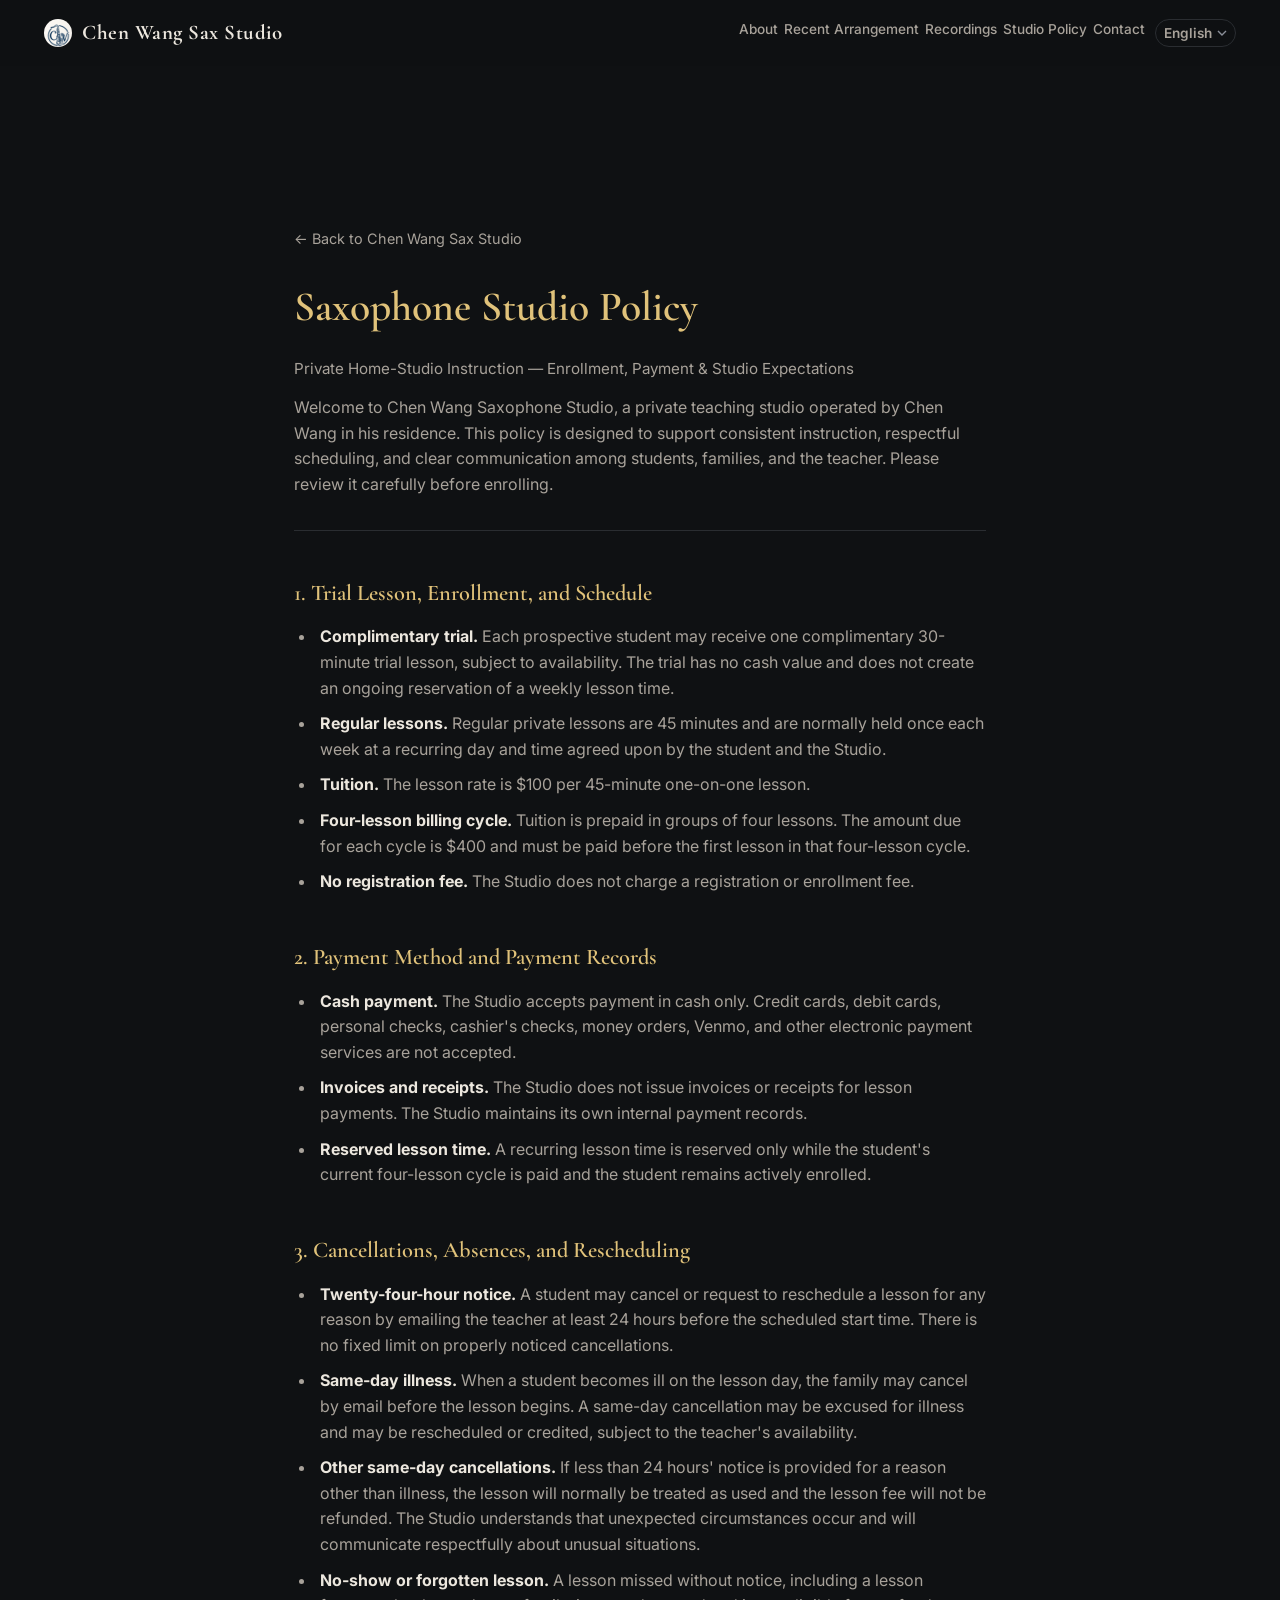
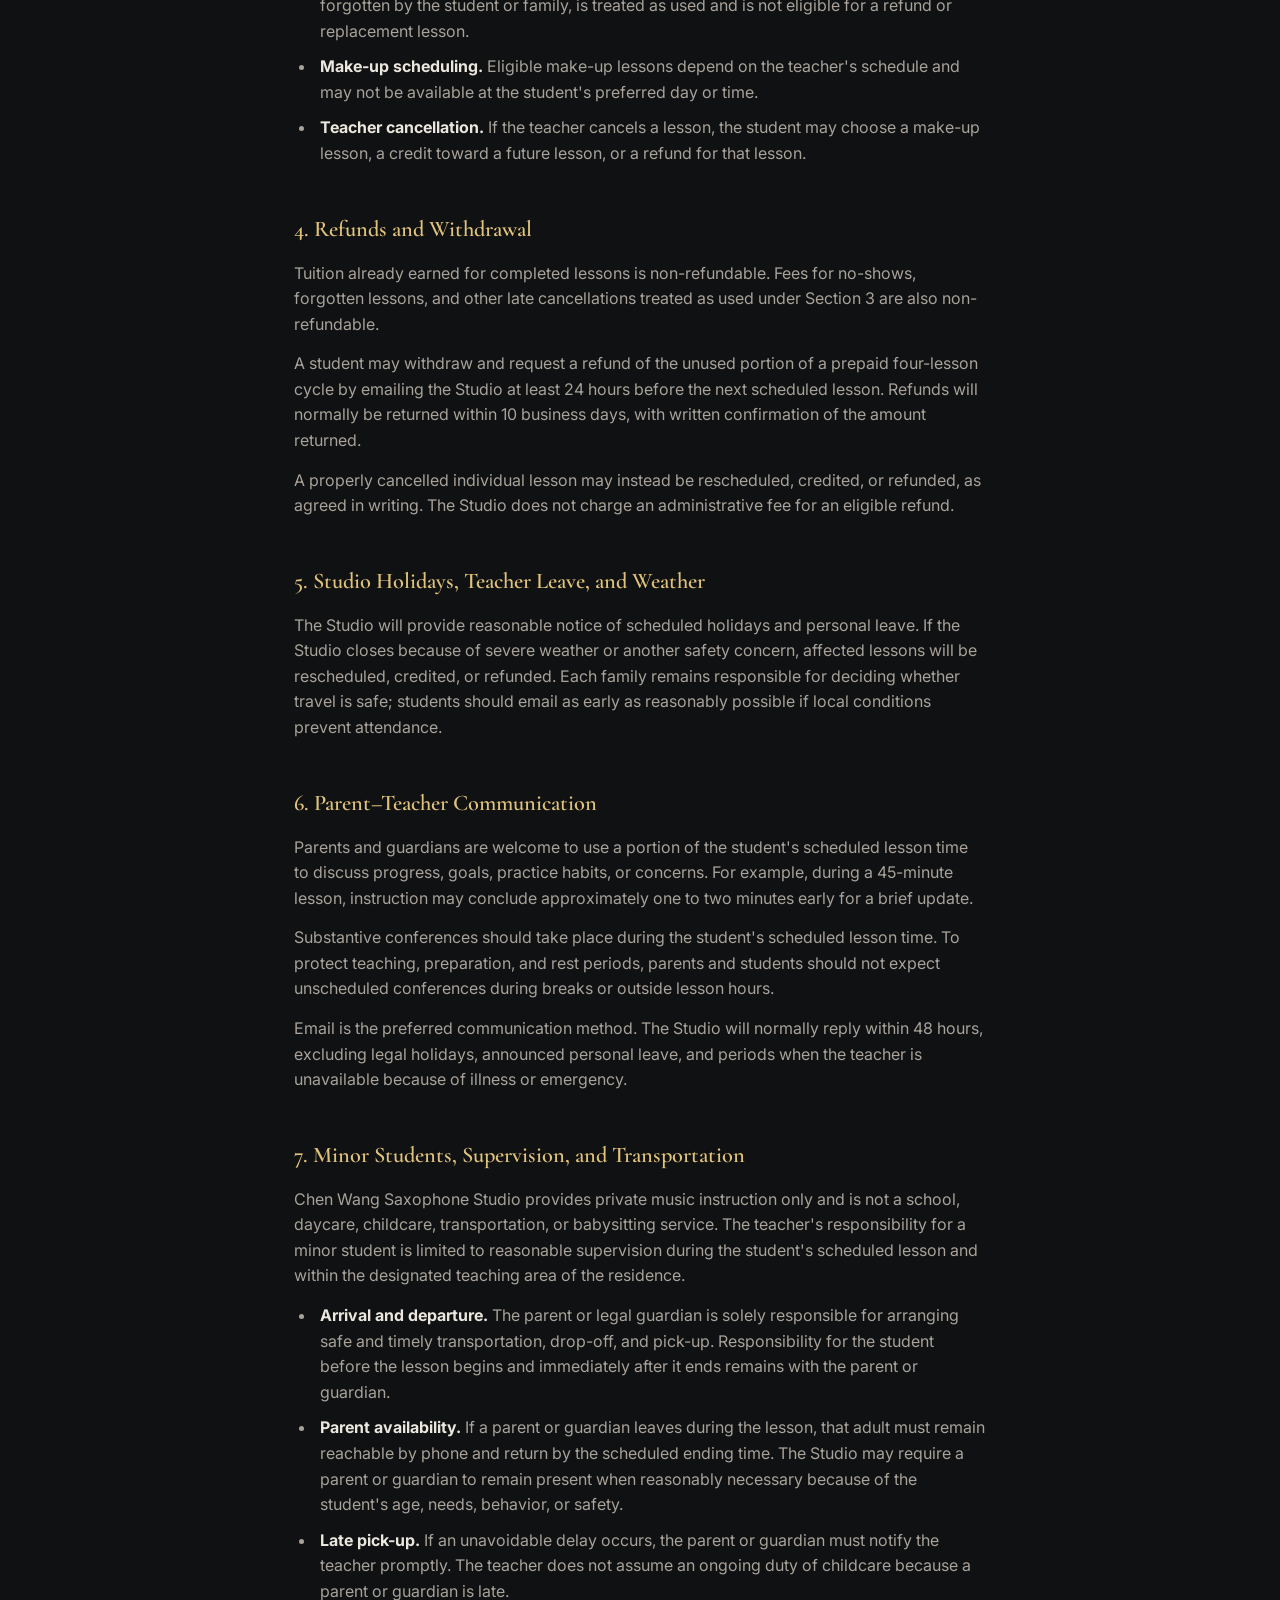
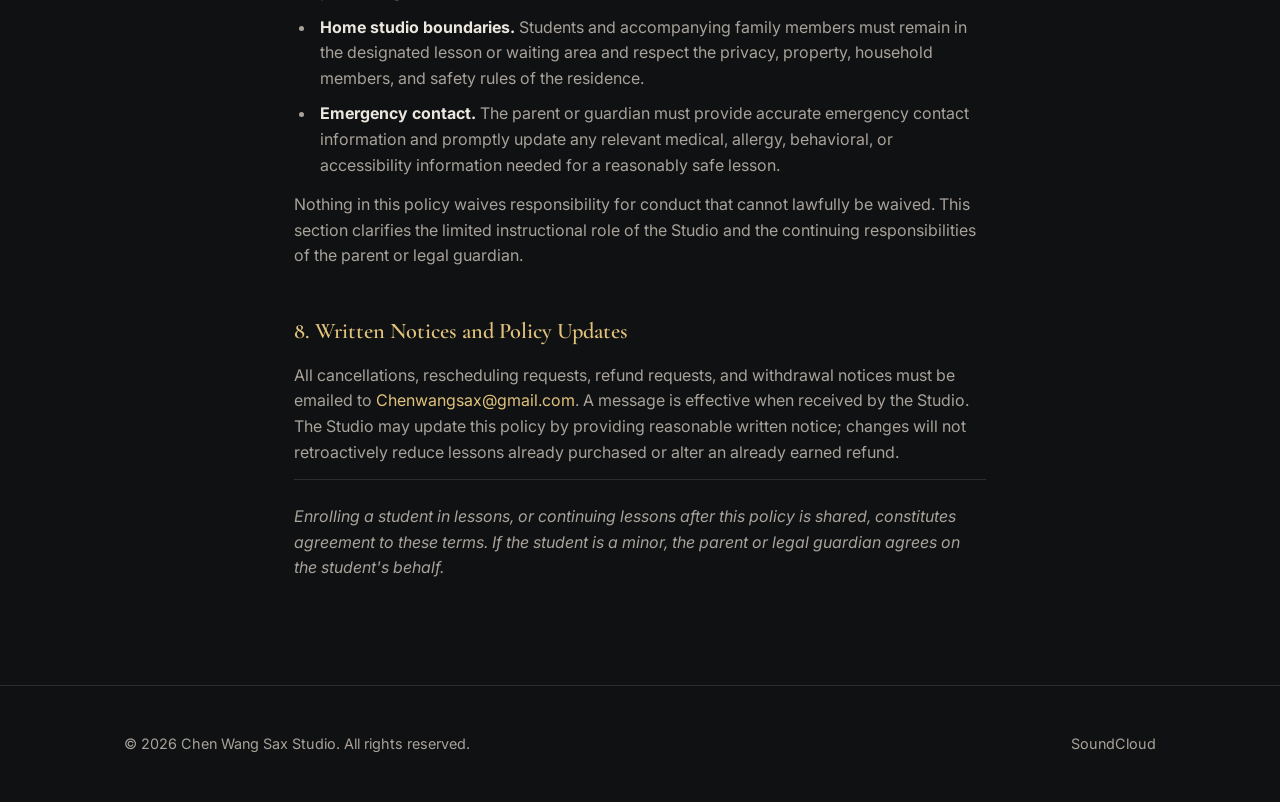
<file: policy.html>
<!DOCTYPE html>
<html lang="en" data-lang="en">
<head>
<meta charset="UTF-8">
<meta name="viewport" content="width=device-width, initial-scale=1.0">
<!-- Google tag (gtag.js) -->
<script async src="https://www.googletagmanager.com/gtag/js?id=G-YXYPZM3SN1"></script>
<script>
  window.dataLayer = window.dataLayer || [];
  function gtag(){dataLayer.push(arguments);}
  gtag('js', new Date());
  gtag('config', 'G-YXYPZM3SN1');
</script>
<title>Studio Policy | Chen Wang Sax Studio</title>
<meta name="description" content="Full studio policy for Chen Wang Sax Studio — enrollment, payment, cancellations, refunds, and studio expectations.">
<meta name="robots" content="index, follow">
<link rel="canonical" href="https://chenwangsaxstudio.com/policy.html">
<link rel="alternate" hreflang="en" href="https://chenwangsaxstudio.com/policy.html">
<link rel="alternate" hreflang="zh" href="https://chenwangsaxstudio.com/zh/policy.html">
<link rel="alternate" hreflang="es" href="https://chenwangsaxstudio.com/es/policy.html">
<link rel="alternate" hreflang="x-default" href="https://chenwangsaxstudio.com/policy.html">
<link rel="icon" href="assets/logo-mark.png" type="image/png">
<link rel="apple-touch-icon" href="assets/logo-mark.png">

<meta property="og:type" content="website">
<meta property="og:site_name" content="Chen Wang Sax Studio">
<meta property="og:url" content="https://chenwangsaxstudio.com/policy.html">
<meta property="og:title" content="Studio Policy | Chen Wang Sax Studio">
<meta property="og:description" content="Full studio policy for Chen Wang Sax Studio — enrollment, payment, cancellations, refunds, and studio expectations.">
<meta property="og:image" content="https://chenwangsaxstudio.com/assets/photos/hero.jpg">
<meta property="og:locale" content="en_US">
<meta property="og:locale:alternate" content="zh_CN">
<meta property="og:locale:alternate" content="es_ES">
<script>
window.ALT_LANG_URL = { zh: 'zh/policy.html', es: 'es/policy.html' };
</script>
<link rel="preconnect" href="https://fonts.googleapis.com">
<link rel="preconnect" href="https://fonts.gstatic.com" crossorigin>
<link href="https://fonts.googleapis.com/css2?family=Cormorant+Garamond:wght@500;600;700&family=Inter:wght@400;500;600&family=Noto+Serif+SC:wght@600;700&family=Noto+Sans+SC:wght@400;500;600&display=swap" rel="stylesheet">
<link rel="stylesheet" href="assets/style.css?v=20260829">
</head>
<body>

<header class="site-header">
  <div class="container header-inner">
    <a href="index.html#top" class="logo">
      <img src="assets/logo-mark.png" alt="" class="logo-mark">
      <span class="lang-en">Chen Wang Sax Studio</span>
    </a>
    <button class="nav-toggle" id="navToggle" aria-label="Toggle navigation" aria-expanded="false">
      <span></span><span></span><span></span>
    </button>
    <nav class="site-nav" id="siteNav">
      <a href="index.html#about"><span class="lang-en">About</span></a>
      <a href="index.html#arrangement"><span class="lang-en">Recent Arrangement</span></a>
      <a href="index.html#recordings"><span class="lang-en">Recordings</span></a>
      <a href="index.html#policy"><span class="lang-en">Studio Policy</span></a>
      <a href="index.html#contact"><span class="lang-en">Contact</span></a>
      <select class="lang-select" id="langSelect" aria-label="Switch language">
        <option value="en">English</option>
        <option value="zh">中文</option>
        <option value="es">Español</option>
      </select>
    </nav>
  </div>
</header>

<main>
  <section id="top" class="section policy-page">
    <div class="container policy-article">
      <a class="back-link" href="index.html#policy">
        <span class="lang-en">&larr; Back to Chen Wang Sax Studio</span>
      </a>

      <h2>
        <span class="lang-en">Saxophone Studio Policy</span>
      </h2>
      <p class="policy-subtitle">
        <span class="lang-en">Private Home-Studio Instruction &mdash; Enrollment, Payment &amp; Studio Expectations</span>
      </p>

      <p class="policy-intro lang-en">
        Welcome to Chen Wang Saxophone Studio, a private teaching studio operated by Chen Wang in his
        residence. This policy is designed to support consistent instruction, respectful scheduling, and
        clear communication among students, families, and the teacher. Please review it carefully before
        enrolling.
      </p>

      <h3>
        <span class="lang-en">1. Trial Lesson, Enrollment, and Schedule</span>
      </h3>
      <ul class="policy-list lang-en">
        <li><strong>Complimentary trial.</strong> Each prospective student may receive one complimentary 30-minute trial lesson, subject to availability. The trial has no cash value and does not create an ongoing reservation of a weekly lesson time.</li>
        <li><strong>Regular lessons.</strong> Regular private lessons are 45 minutes and are normally held once each week at a recurring day and time agreed upon by the student and the Studio.</li>
        <li><strong>Tuition.</strong> The lesson rate is $100 per 45-minute one-on-one lesson.</li>
        <li><strong>Four-lesson billing cycle.</strong> Tuition is prepaid in groups of four lessons. The amount due for each cycle is $400 and must be paid before the first lesson in that four-lesson cycle.</li>
        <li><strong>No registration fee.</strong> The Studio does not charge a registration or enrollment fee.</li>
      </ul>

      <h3>
        <span class="lang-en">2. Payment Method and Payment Records</span>
      </h3>
      <ul class="policy-list lang-en">
        <li><strong>Cash payment.</strong> The Studio accepts payment in cash only. Credit cards, debit cards, personal checks, cashier's checks, money orders, Venmo, and other electronic payment services are not accepted.</li>
        <li><strong>Invoices and receipts.</strong> The Studio does not issue invoices or receipts for lesson payments. The Studio maintains its own internal payment records.</li>
        <li><strong>Reserved lesson time.</strong> A recurring lesson time is reserved only while the student's current four-lesson cycle is paid and the student remains actively enrolled.</li>
      </ul>

      <h3>
        <span class="lang-en">3. Cancellations, Absences, and Rescheduling</span>
      </h3>
      <ul class="policy-list lang-en">
        <li><strong>Twenty-four-hour notice.</strong> A student may cancel or request to reschedule a lesson for any reason by emailing the teacher at least 24 hours before the scheduled start time. There is no fixed limit on properly noticed cancellations.</li>
        <li><strong>Same-day illness.</strong> When a student becomes ill on the lesson day, the family may cancel by email before the lesson begins. A same-day cancellation may be excused for illness and may be rescheduled or credited, subject to the teacher's availability.</li>
        <li><strong>Other same-day cancellations.</strong> If less than 24 hours' notice is provided for a reason other than illness, the lesson will normally be treated as used and the lesson fee will not be refunded. The Studio understands that unexpected circumstances occur and will communicate respectfully about unusual situations.</li>
        <li><strong>No-show or forgotten lesson.</strong> A lesson missed without notice, including a lesson forgotten by the student or family, is treated as used and is not eligible for a refund or replacement lesson.</li>
        <li><strong>Make-up scheduling.</strong> Eligible make-up lessons depend on the teacher's schedule and may not be available at the student's preferred day or time.</li>
        <li><strong>Teacher cancellation.</strong> If the teacher cancels a lesson, the student may choose a make-up lesson, a credit toward a future lesson, or a refund for that lesson.</li>
      </ul>

      <h3>
        <span class="lang-en">4. Refunds and Withdrawal</span>
      </h3>
      <p class="lang-en">
        Tuition already earned for completed lessons is non-refundable. Fees for no-shows, forgotten
        lessons, and other late cancellations treated as used under Section 3 are also non-refundable.
      </p>
      <p class="lang-en">
        A student may withdraw and request a refund of the unused portion of a prepaid four-lesson cycle
        by emailing the Studio at least 24 hours before the next scheduled lesson. Refunds will normally
        be returned within 10 business days, with written confirmation of the amount returned.
      </p>
      <p class="lang-en">
        A properly cancelled individual lesson may instead be rescheduled, credited, or refunded, as
        agreed in writing. The Studio does not charge an administrative fee for an eligible refund.
      </p>

      <h3>
        <span class="lang-en">5. Studio Holidays, Teacher Leave, and Weather</span>
      </h3>
      <p class="lang-en">
        The Studio will provide reasonable notice of scheduled holidays and personal leave. If the Studio
        closes because of severe weather or another safety concern, affected lessons will be rescheduled,
        credited, or refunded. Each family remains responsible for deciding whether travel is safe;
        students should email as early as reasonably possible if local conditions prevent attendance.
      </p>

      <h3>
        <span class="lang-en">6. Parent&ndash;Teacher Communication</span>
      </h3>
      <p class="lang-en">
        Parents and guardians are welcome to use a portion of the student's scheduled lesson time to
        discuss progress, goals, practice habits, or concerns. For example, during a 45-minute lesson,
        instruction may conclude approximately one to two minutes early for a brief update.
      </p>
      <p class="lang-en">
        Substantive conferences should take place during the student's scheduled lesson time. To protect
        teaching, preparation, and rest periods, parents and students should not expect unscheduled
        conferences during breaks or outside lesson hours.
      </p>
      <p class="lang-en">
        Email is the preferred communication method. The Studio will normally reply within 48 hours,
        excluding legal holidays, announced personal leave, and periods when the teacher is unavailable
        because of illness or emergency.
      </p>

      <h3>
        <span class="lang-en">7. Minor Students, Supervision, and Transportation</span>
      </h3>
      <p class="lang-en">
        Chen Wang Saxophone Studio provides private music instruction only and is not a school, daycare,
        childcare, transportation, or babysitting service. The teacher's responsibility for a minor
        student is limited to reasonable supervision during the student's scheduled lesson and within the
        designated teaching area of the residence.
      </p>
      <ul class="policy-list lang-en">
        <li><strong>Arrival and departure.</strong> The parent or legal guardian is solely responsible for arranging safe and timely transportation, drop-off, and pick-up. Responsibility for the student before the lesson begins and immediately after it ends remains with the parent or guardian.</li>
        <li><strong>Parent availability.</strong> If a parent or guardian leaves during the lesson, that adult must remain reachable by phone and return by the scheduled ending time. The Studio may require a parent or guardian to remain present when reasonably necessary because of the student's age, needs, behavior, or safety.</li>
        <li><strong>Late pick-up.</strong> If an unavoidable delay occurs, the parent or guardian must notify the teacher promptly. The teacher does not assume an ongoing duty of childcare because a parent or guardian is late.</li>
        <li><strong>Home studio boundaries.</strong> Students and accompanying family members must remain in the designated lesson or waiting area and respect the privacy, property, household members, and safety rules of the residence.</li>
        <li><strong>Emergency contact.</strong> The parent or guardian must provide accurate emergency contact information and promptly update any relevant medical, allergy, behavioral, or accessibility information needed for a reasonably safe lesson.</li>
      </ul>
      <p class="lang-en">
        Nothing in this policy waives responsibility for conduct that cannot lawfully be waived. This
        section clarifies the limited instructional role of the Studio and the continuing responsibilities
        of the parent or legal guardian.
      </p>

      <h3>
        <span class="lang-en">8. Written Notices and Policy Updates</span>
      </h3>
      <p class="lang-en">
        All cancellations, rescheduling requests, refund requests, and withdrawal notices must be emailed
        to <a href="mailto:Chenwangsax@gmail.com">Chenwangsax@gmail.com</a>. A message is effective when
        received by the Studio. The Studio may update this policy by providing reasonable written notice;
        changes will not retroactively reduce lessons already purchased or alter an already earned refund.
      </p>

      <p class="policy-closing lang-en">
        Enrolling a student in lessons, or continuing lessons after this policy is shared, constitutes
        agreement to these terms. If the student is a minor, the parent or legal guardian agrees on the
        student's behalf.
      </p>
    </div>
  </section>
</main>

<footer class="site-footer">
  <div class="container footer-inner">
    <p>
      &copy; <span class="year-el"></span>
      <span class="lang-en">Chen Wang Sax Studio. All rights reserved.</span>
    </p>
    <div class="social-links">
      <a href="https://soundcloud.com/chen-wang-669412156" target="_blank" rel="noopener">SoundCloud</a>
    </div>
  </div>
</footer>

<a href="#top" class="back-to-top" id="backToTop" aria-label="Back to top">&uarr;</a>

<script src="assets/script.js?v=20260829"></script>
</body>
</html>
</file>
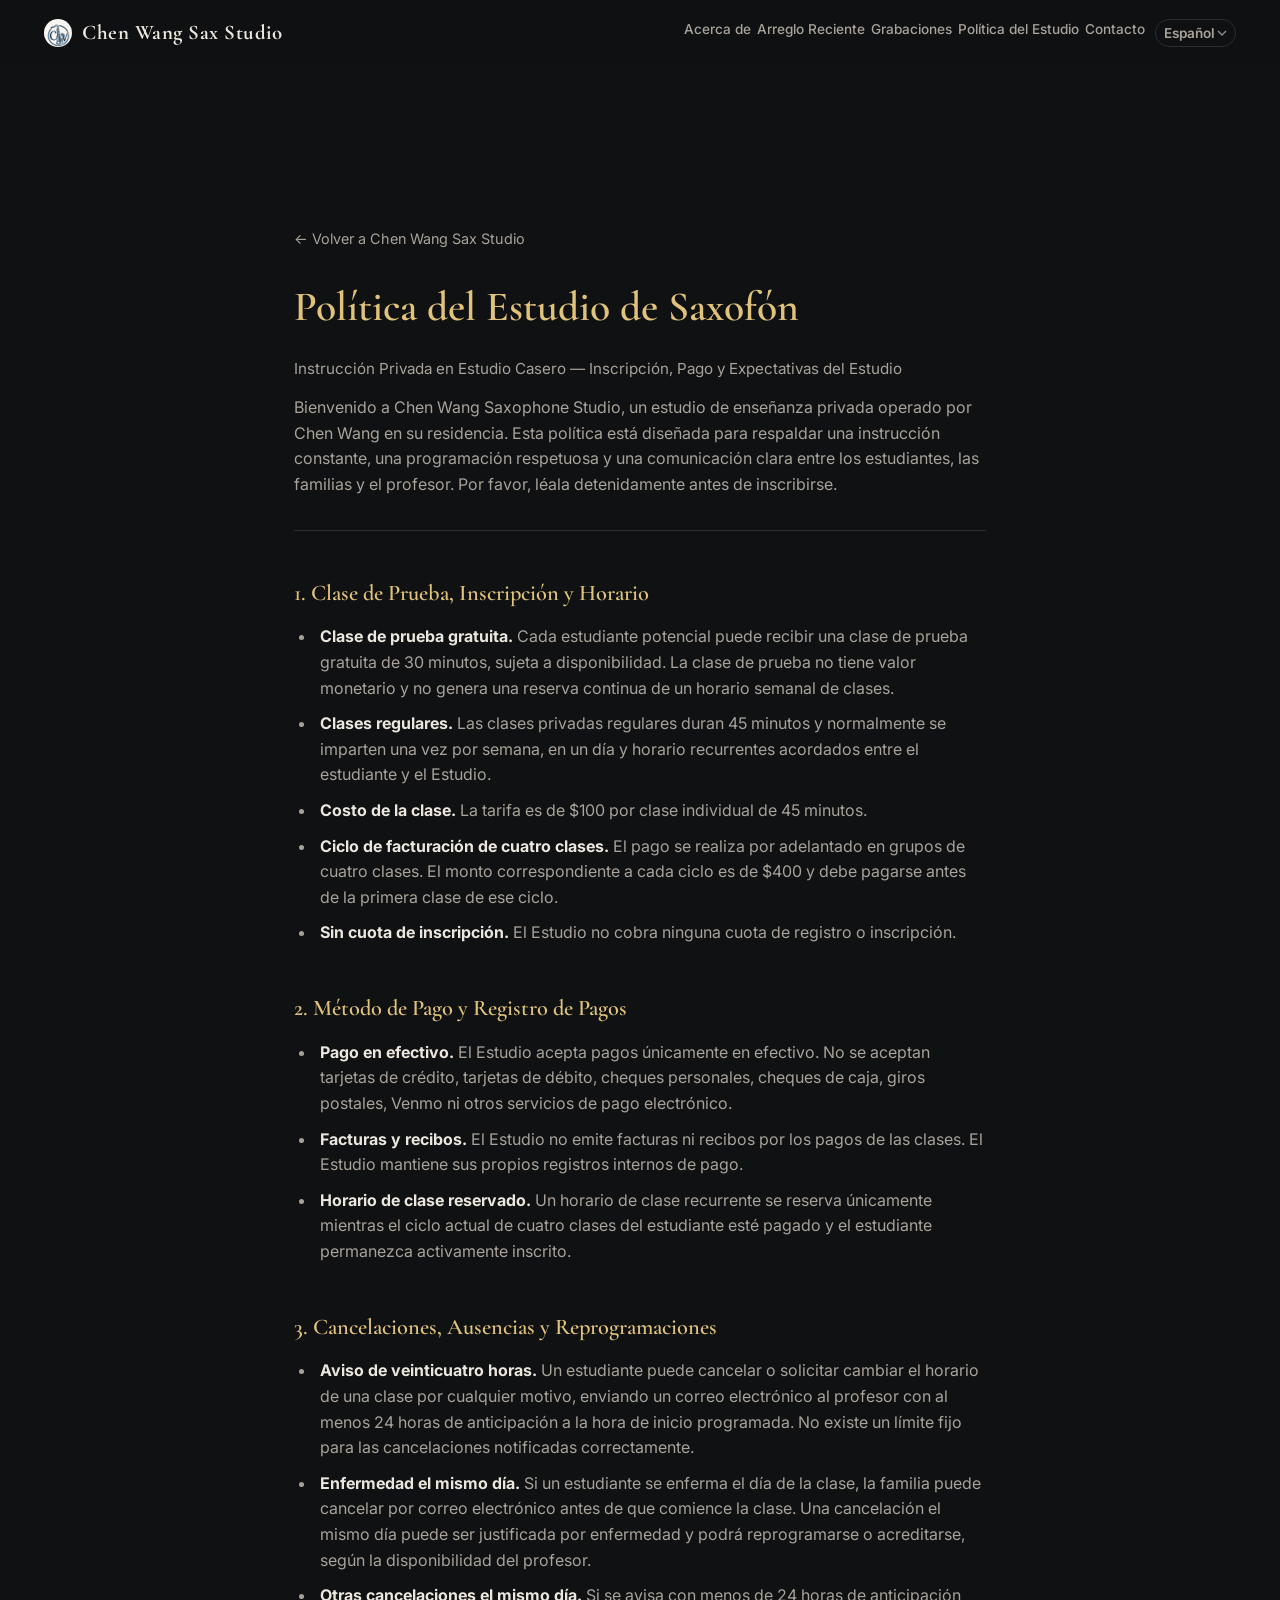
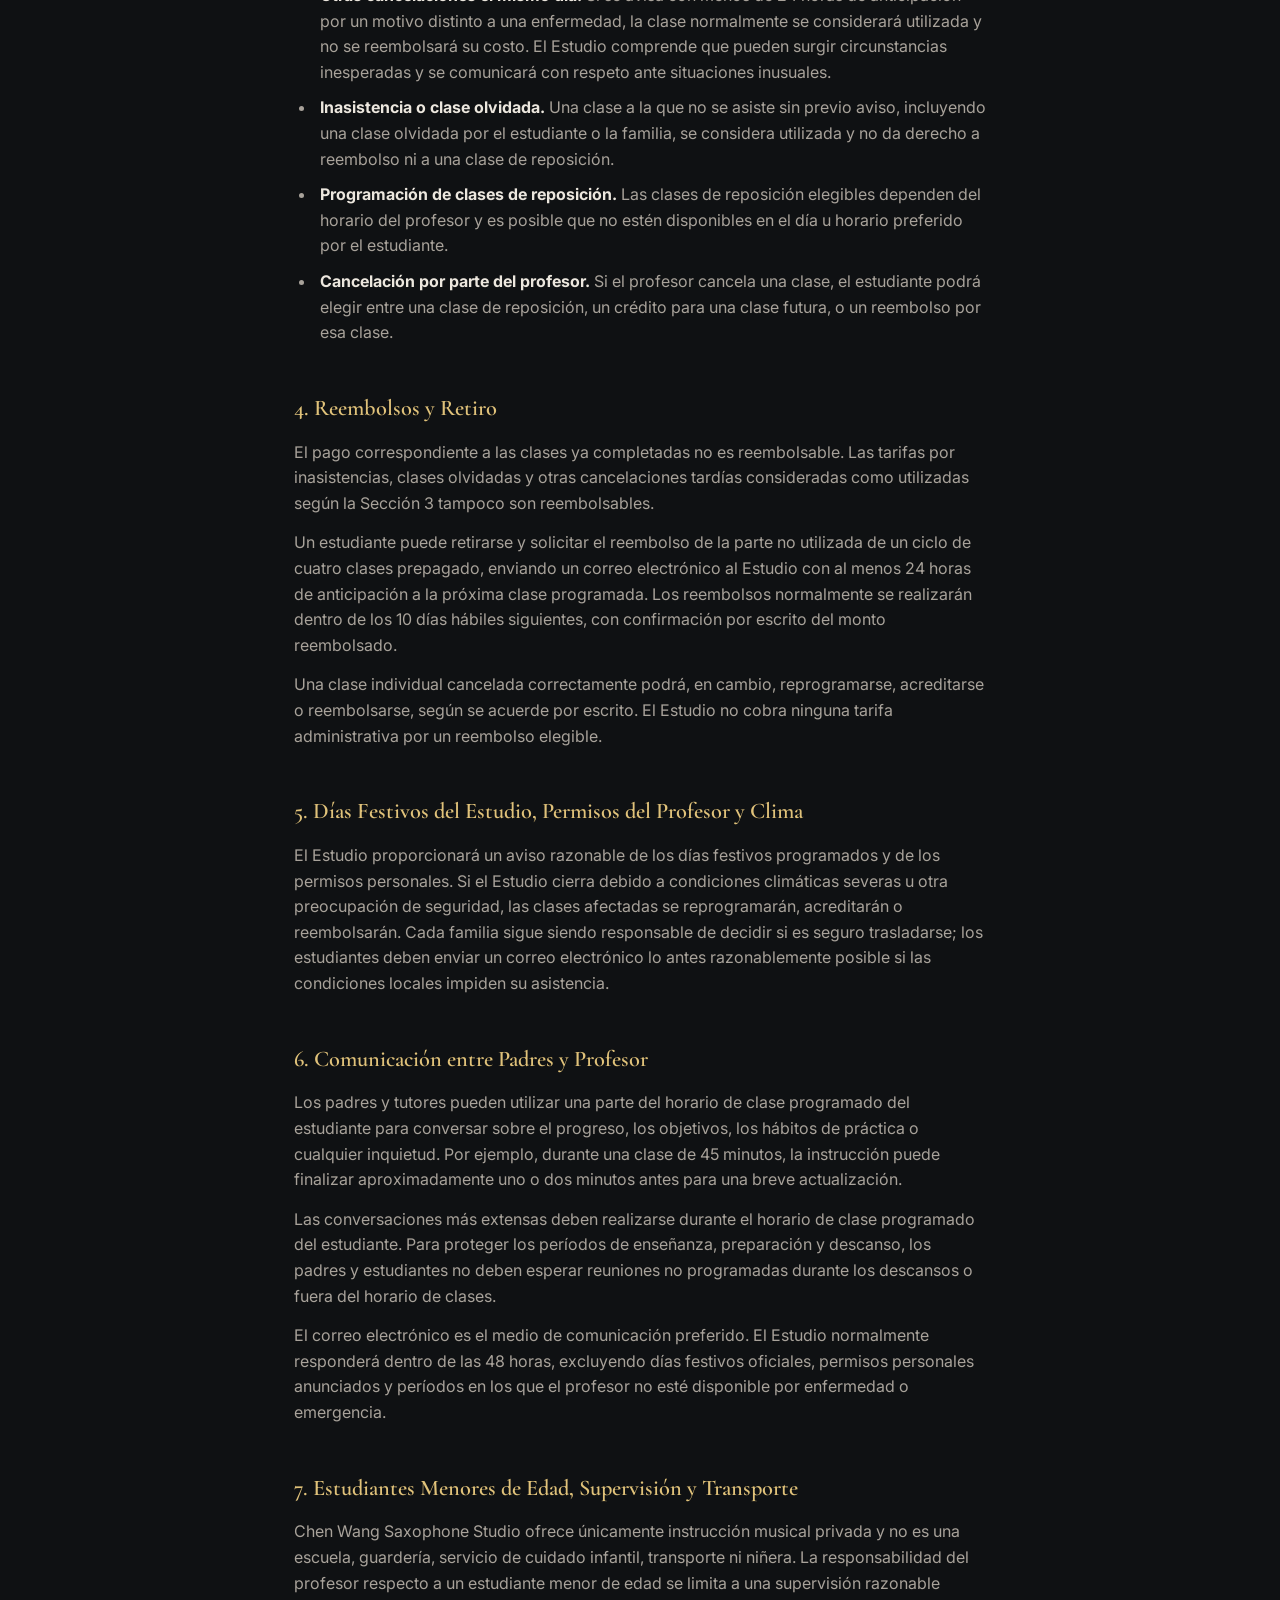
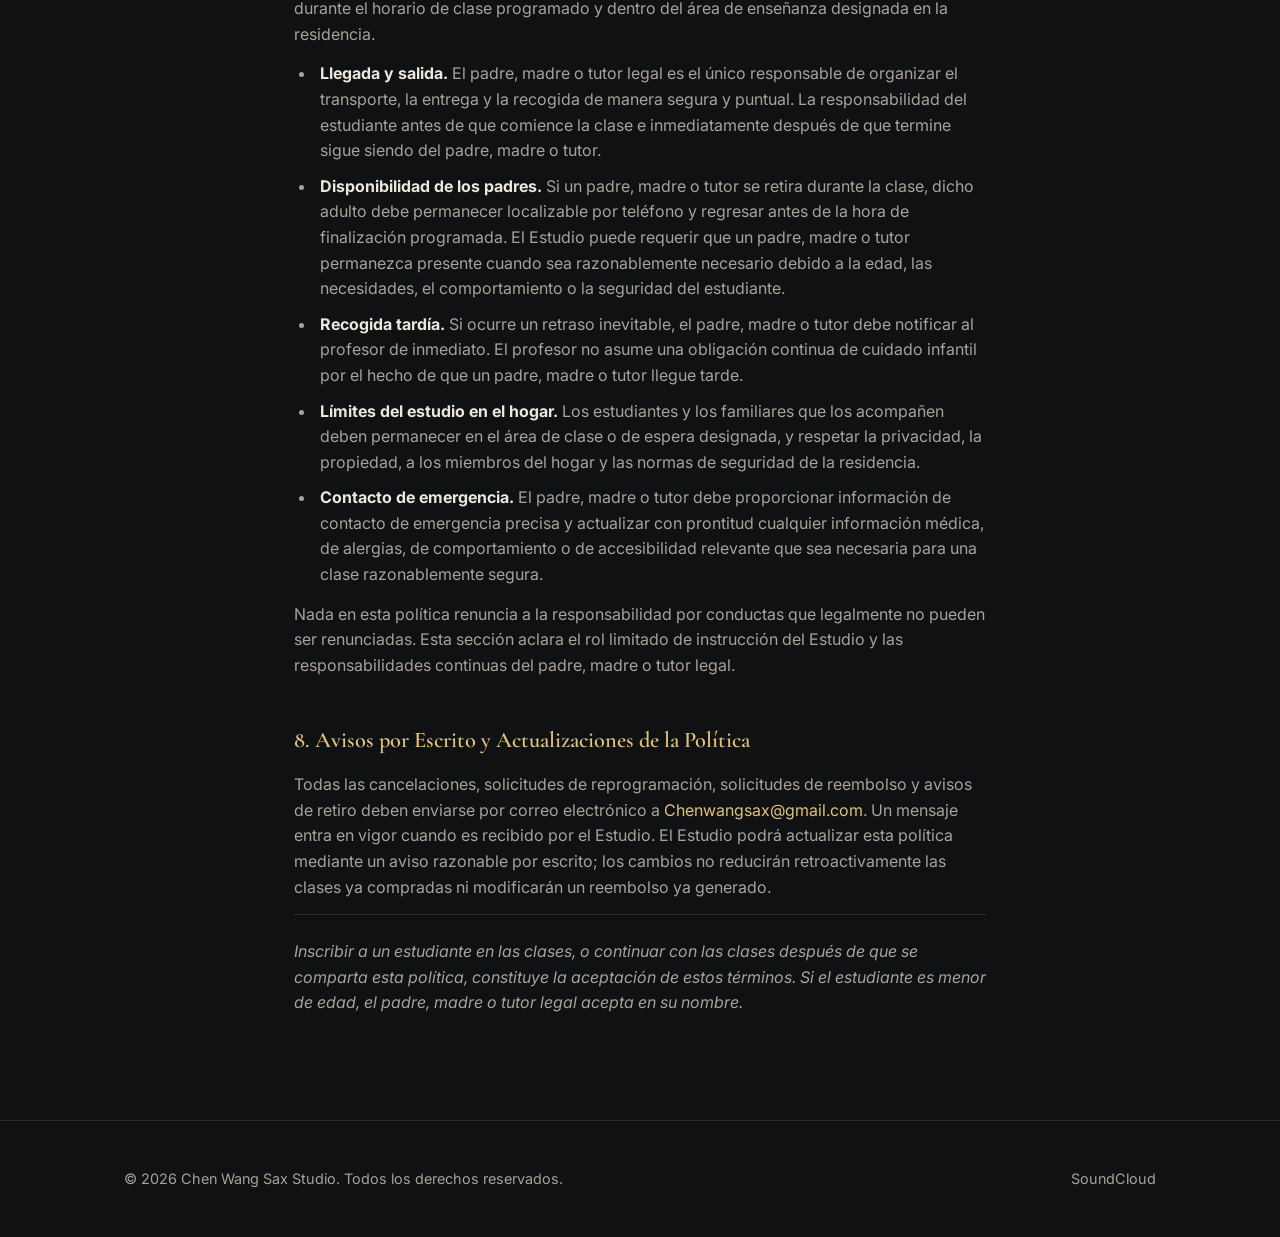
<file: es/policy.html>
<!DOCTYPE html>
<html lang="es" data-lang="es">
<head>
<meta charset="UTF-8">
<meta name="viewport" content="width=device-width, initial-scale=1.0">
<!-- Google tag (gtag.js) -->
<script async src="https://www.googletagmanager.com/gtag/js?id=G-YXYPZM3SN1"></script>
<script>
  window.dataLayer = window.dataLayer || [];
  function gtag(){dataLayer.push(arguments);}
  gtag('js', new Date());
  gtag('config', 'G-YXYPZM3SN1');
</script>
<title>Política del Estudio | Chen Wang Sax Studio</title>
<meta name="description" content="Política completa del Chen Wang Sax Studio — inscripción, pago, cancelaciones, reembolsos y expectativas del estudio.">
<meta name="robots" content="index, follow">
<link rel="canonical" href="https://chenwangsaxstudio.com/es/policy.html">
<link rel="alternate" hreflang="en" href="https://chenwangsaxstudio.com/policy.html">
<link rel="alternate" hreflang="zh" href="https://chenwangsaxstudio.com/zh/policy.html">
<link rel="alternate" hreflang="es" href="https://chenwangsaxstudio.com/es/policy.html">
<link rel="alternate" hreflang="x-default" href="https://chenwangsaxstudio.com/policy.html">
<link rel="icon" href="../assets/logo-mark.png" type="image/png">
<link rel="apple-touch-icon" href="../assets/logo-mark.png">

<meta property="og:type" content="website">
<meta property="og:site_name" content="Chen Wang Sax Studio">
<meta property="og:url" content="https://chenwangsaxstudio.com/es/policy.html">
<meta property="og:title" content="Política del Estudio | Chen Wang Sax Studio">
<meta property="og:description" content="Política completa del Chen Wang Sax Studio — inscripción, pago, cancelaciones, reembolsos y expectativas del estudio.">
<meta property="og:image" content="https://chenwangsaxstudio.com/assets/photos/hero.jpg">
<meta property="og:locale" content="es_ES">
<meta property="og:locale:alternate" content="en_US">
<meta property="og:locale:alternate" content="zh_CN">
<script>
window.ALT_LANG_URL = { en: '../policy.html', zh: '../zh/policy.html' };
</script>
<link rel="preconnect" href="https://fonts.googleapis.com">
<link rel="preconnect" href="https://fonts.gstatic.com" crossorigin>
<link href="https://fonts.googleapis.com/css2?family=Cormorant+Garamond:wght@500;600;700&family=Inter:wght@400;500;600&family=Noto+Serif+SC:wght@600;700&family=Noto+Sans+SC:wght@400;500;600&display=swap" rel="stylesheet">
<link rel="stylesheet" href="../assets/style.css?v=20260829">
</head>
<body>

<header class="site-header">
  <div class="container header-inner">
    <a href="index.html#top" class="logo">
      <img src="../assets/logo-mark.png" alt="" class="logo-mark">
      <span class="lang-es">Chen Wang Sax Studio</span>
    </a>
    <button class="nav-toggle" id="navToggle" aria-label="Toggle navigation" aria-expanded="false">
      <span></span><span></span><span></span>
    </button>
    <nav class="site-nav" id="siteNav">
      <a href="index.html#about"><span class="lang-es">Acerca de</span></a>
      <a href="index.html#arrangement"><span class="lang-es">Arreglo Reciente</span></a>
      <a href="index.html#recordings"><span class="lang-es">Grabaciones</span></a>
      <a href="index.html#policy"><span class="lang-es">Política del Estudio</span></a>
      <a href="index.html#contact"><span class="lang-es">Contacto</span></a>
      <select class="lang-select" id="langSelect" aria-label="Switch language">
        <option value="en">English</option>
        <option value="zh">中文</option>
        <option value="es">Español</option>
      </select>
    </nav>
  </div>
</header>

<main>
  <section id="top" class="section policy-page">
    <div class="container policy-article">
      <a class="back-link" href="index.html#policy">
        <span class="lang-es">&larr; Volver a Chen Wang Sax Studio</span>
      </a>

      <h2>
        <span class="lang-es">Política del Estudio de Saxofón</span>
      </h2>
      <p class="policy-subtitle">
        <span class="lang-es">Instrucción Privada en Estudio Casero &mdash; Inscripción, Pago y Expectativas del Estudio</span>
      </p>

      <p class="policy-intro lang-es">
        Bienvenido a Chen Wang Saxophone Studio, un estudio de enseñanza privada operado por Chen Wang en
        su residencia. Esta política está diseñada para respaldar una instrucción constante, una
        programación respetuosa y una comunicación clara entre los estudiantes, las familias y el
        profesor. Por favor, léala detenidamente antes de inscribirse.
      </p>

      <h3>
        <span class="lang-es">1. Clase de Prueba, Inscripción y Horario</span>
      </h3>
      <ul class="policy-list lang-es">
        <li><strong>Clase de prueba gratuita.</strong> Cada estudiante potencial puede recibir una clase de prueba gratuita de 30 minutos, sujeta a disponibilidad. La clase de prueba no tiene valor monetario y no genera una reserva continua de un horario semanal de clases.</li>
        <li><strong>Clases regulares.</strong> Las clases privadas regulares duran 45 minutos y normalmente se imparten una vez por semana, en un día y horario recurrentes acordados entre el estudiante y el Estudio.</li>
        <li><strong>Costo de la clase.</strong> La tarifa es de $100 por clase individual de 45 minutos.</li>
        <li><strong>Ciclo de facturación de cuatro clases.</strong> El pago se realiza por adelantado en grupos de cuatro clases. El monto correspondiente a cada ciclo es de $400 y debe pagarse antes de la primera clase de ese ciclo.</li>
        <li><strong>Sin cuota de inscripción.</strong> El Estudio no cobra ninguna cuota de registro o inscripción.</li>
      </ul>

      <h3>
        <span class="lang-es">2. Método de Pago y Registro de Pagos</span>
      </h3>
      <ul class="policy-list lang-es">
        <li><strong>Pago en efectivo.</strong> El Estudio acepta pagos únicamente en efectivo. No se aceptan tarjetas de crédito, tarjetas de débito, cheques personales, cheques de caja, giros postales, Venmo ni otros servicios de pago electrónico.</li>
        <li><strong>Facturas y recibos.</strong> El Estudio no emite facturas ni recibos por los pagos de las clases. El Estudio mantiene sus propios registros internos de pago.</li>
        <li><strong>Horario de clase reservado.</strong> Un horario de clase recurrente se reserva únicamente mientras el ciclo actual de cuatro clases del estudiante esté pagado y el estudiante permanezca activamente inscrito.</li>
      </ul>

      <h3>
        <span class="lang-es">3. Cancelaciones, Ausencias y Reprogramaciones</span>
      </h3>
      <ul class="policy-list lang-es">
        <li><strong>Aviso de veinticuatro horas.</strong> Un estudiante puede cancelar o solicitar cambiar el horario de una clase por cualquier motivo, enviando un correo electrónico al profesor con al menos 24 horas de anticipación a la hora de inicio programada. No existe un límite fijo para las cancelaciones notificadas correctamente.</li>
        <li><strong>Enfermedad el mismo día.</strong> Si un estudiante se enferma el día de la clase, la familia puede cancelar por correo electrónico antes de que comience la clase. Una cancelación el mismo día puede ser justificada por enfermedad y podrá reprogramarse o acreditarse, según la disponibilidad del profesor.</li>
        <li><strong>Otras cancelaciones el mismo día.</strong> Si se avisa con menos de 24 horas de anticipación por un motivo distinto a una enfermedad, la clase normalmente se considerará utilizada y no se reembolsará su costo. El Estudio comprende que pueden surgir circunstancias inesperadas y se comunicará con respeto ante situaciones inusuales.</li>
        <li><strong>Inasistencia o clase olvidada.</strong> Una clase a la que no se asiste sin previo aviso, incluyendo una clase olvidada por el estudiante o la familia, se considera utilizada y no da derecho a reembolso ni a una clase de reposición.</li>
        <li><strong>Programación de clases de reposición.</strong> Las clases de reposición elegibles dependen del horario del profesor y es posible que no estén disponibles en el día u horario preferido por el estudiante.</li>
        <li><strong>Cancelación por parte del profesor.</strong> Si el profesor cancela una clase, el estudiante podrá elegir entre una clase de reposición, un crédito para una clase futura, o un reembolso por esa clase.</li>
      </ul>

      <h3>
        <span class="lang-es">4. Reembolsos y Retiro</span>
      </h3>
      <p class="lang-es">
        El pago correspondiente a las clases ya completadas no es reembolsable. Las tarifas por
        inasistencias, clases olvidadas y otras cancelaciones tardías consideradas como utilizadas según
        la Sección 3 tampoco son reembolsables.
      </p>
      <p class="lang-es">
        Un estudiante puede retirarse y solicitar el reembolso de la parte no utilizada de un ciclo de
        cuatro clases prepagado, enviando un correo electrónico al Estudio con al menos 24 horas de
        anticipación a la próxima clase programada. Los reembolsos normalmente se realizarán dentro de los
        10 días hábiles siguientes, con confirmación por escrito del monto reembolsado.
      </p>
      <p class="lang-es">
        Una clase individual cancelada correctamente podrá, en cambio, reprogramarse, acreditarse o
        reembolsarse, según se acuerde por escrito. El Estudio no cobra ninguna tarifa administrativa por
        un reembolso elegible.
      </p>

      <h3>
        <span class="lang-es">5. Días Festivos del Estudio, Permisos del Profesor y Clima</span>
      </h3>
      <p class="lang-es">
        El Estudio proporcionará un aviso razonable de los días festivos programados y de los permisos
        personales. Si el Estudio cierra debido a condiciones climáticas severas u otra preocupación de
        seguridad, las clases afectadas se reprogramarán, acreditarán o reembolsarán. Cada familia sigue
        siendo responsable de decidir si es seguro trasladarse; los estudiantes deben enviar un correo
        electrónico lo antes razonablemente posible si las condiciones locales impiden su asistencia.
      </p>

      <h3>
        <span class="lang-es">6. Comunicación entre Padres y Profesor</span>
      </h3>
      <p class="lang-es">
        Los padres y tutores pueden utilizar una parte del horario de clase programado del estudiante
        para conversar sobre el progreso, los objetivos, los hábitos de práctica o cualquier inquietud.
        Por ejemplo, durante una clase de 45 minutos, la instrucción puede finalizar aproximadamente uno o
        dos minutos antes para una breve actualización.
      </p>
      <p class="lang-es">
        Las conversaciones más extensas deben realizarse durante el horario de clase programado del
        estudiante. Para proteger los períodos de enseñanza, preparación y descanso, los padres y
        estudiantes no deben esperar reuniones no programadas durante los descansos o fuera del horario
        de clases.
      </p>
      <p class="lang-es">
        El correo electrónico es el medio de comunicación preferido. El Estudio normalmente responderá
        dentro de las 48 horas, excluyendo días festivos oficiales, permisos personales anunciados y
        períodos en los que el profesor no esté disponible por enfermedad o emergencia.
      </p>

      <h3>
        <span class="lang-es">7. Estudiantes Menores de Edad, Supervisión y Transporte</span>
      </h3>
      <p class="lang-es">
        Chen Wang Saxophone Studio ofrece únicamente instrucción musical privada y no es una escuela,
        guardería, servicio de cuidado infantil, transporte ni niñera. La responsabilidad del profesor
        respecto a un estudiante menor de edad se limita a una supervisión razonable durante el horario
        de clase programado y dentro del área de enseñanza designada en la residencia.
      </p>
      <ul class="policy-list lang-es">
        <li><strong>Llegada y salida.</strong> El padre, madre o tutor legal es el único responsable de organizar el transporte, la entrega y la recogida de manera segura y puntual. La responsabilidad del estudiante antes de que comience la clase e inmediatamente después de que termine sigue siendo del padre, madre o tutor.</li>
        <li><strong>Disponibilidad de los padres.</strong> Si un padre, madre o tutor se retira durante la clase, dicho adulto debe permanecer localizable por teléfono y regresar antes de la hora de finalización programada. El Estudio puede requerir que un padre, madre o tutor permanezca presente cuando sea razonablemente necesario debido a la edad, las necesidades, el comportamiento o la seguridad del estudiante.</li>
        <li><strong>Recogida tardía.</strong> Si ocurre un retraso inevitable, el padre, madre o tutor debe notificar al profesor de inmediato. El profesor no asume una obligación continua de cuidado infantil por el hecho de que un padre, madre o tutor llegue tarde.</li>
        <li><strong>Límites del estudio en el hogar.</strong> Los estudiantes y los familiares que los acompañen deben permanecer en el área de clase o de espera designada, y respetar la privacidad, la propiedad, a los miembros del hogar y las normas de seguridad de la residencia.</li>
        <li><strong>Contacto de emergencia.</strong> El padre, madre o tutor debe proporcionar información de contacto de emergencia precisa y actualizar con prontitud cualquier información médica, de alergias, de comportamiento o de accesibilidad relevante que sea necesaria para una clase razonablemente segura.</li>
      </ul>
      <p class="lang-es">
        Nada en esta política renuncia a la responsabilidad por conductas que legalmente no pueden ser
        renunciadas. Esta sección aclara el rol limitado de instrucción del Estudio y las responsabilidades
        continuas del padre, madre o tutor legal.
      </p>

      <h3>
        <span class="lang-es">8. Avisos por Escrito y Actualizaciones de la Política</span>
      </h3>
      <p class="lang-es">
        Todas las cancelaciones, solicitudes de reprogramación, solicitudes de reembolso y avisos de
        retiro deben enviarse por correo electrónico a
        <a href="mailto:Chenwangsax@gmail.com">Chenwangsax@gmail.com</a>. Un mensaje entra en vigor cuando
        es recibido por el Estudio. El Estudio podrá actualizar esta política mediante un aviso razonable
        por escrito; los cambios no reducirán retroactivamente las clases ya compradas ni modificarán un
        reembolso ya generado.
      </p>

      <p class="policy-closing lang-es">
        Inscribir a un estudiante en las clases, o continuar con las clases después de que se comparta
        esta política, constituye la aceptación de estos términos. Si el estudiante es menor de edad, el
        padre, madre o tutor legal acepta en su nombre.
      </p>
    </div>
  </section>
</main>

<footer class="site-footer">
  <div class="container footer-inner">
    <p>
      &copy; <span class="year-el"></span>
      <span class="lang-es">Chen Wang Sax Studio. Todos los derechos reservados.</span>
    </p>
    <div class="social-links">
      <a href="https://soundcloud.com/chen-wang-669412156" target="_blank" rel="noopener">SoundCloud</a>
    </div>
  </div>
</footer>

<a href="#top" class="back-to-top" id="backToTop" aria-label="Back to top">&uarr;</a>

<script src="../assets/script.js?v=20260829"></script>
</body>
</html>
</file>
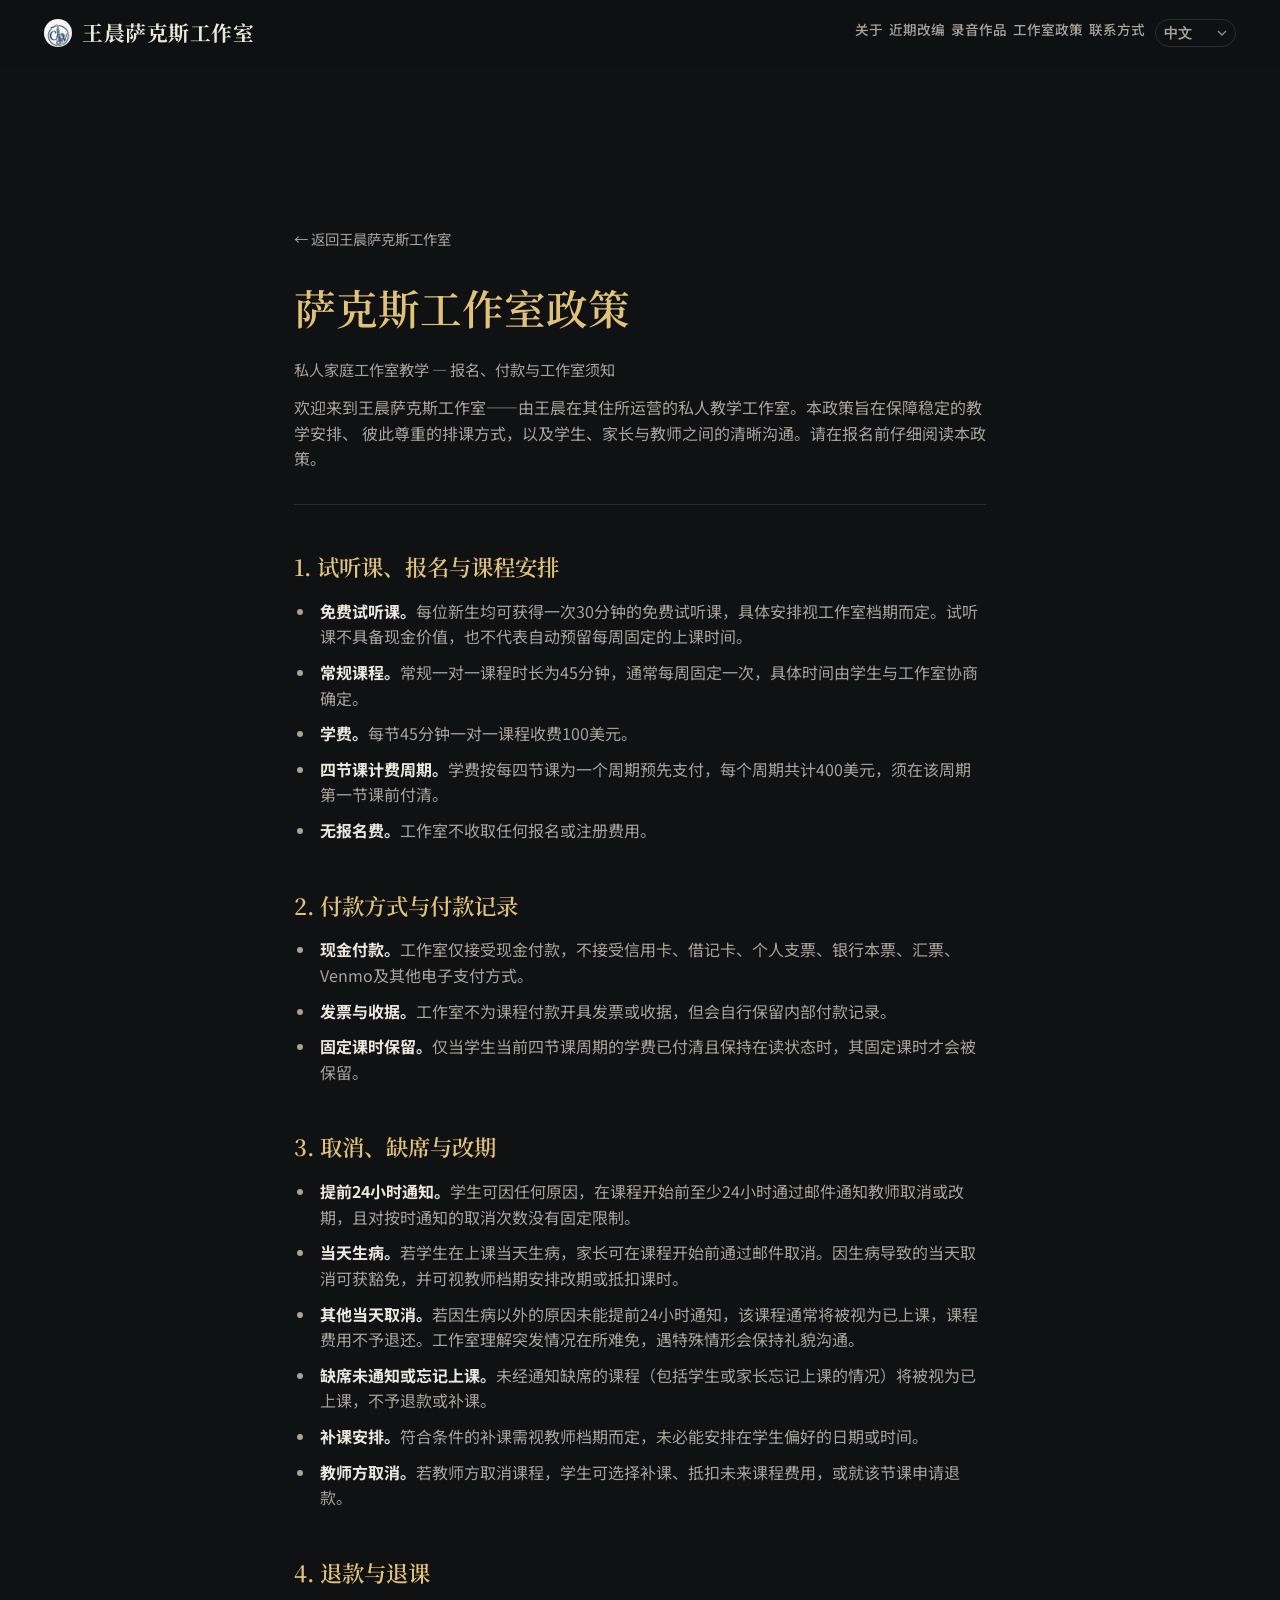
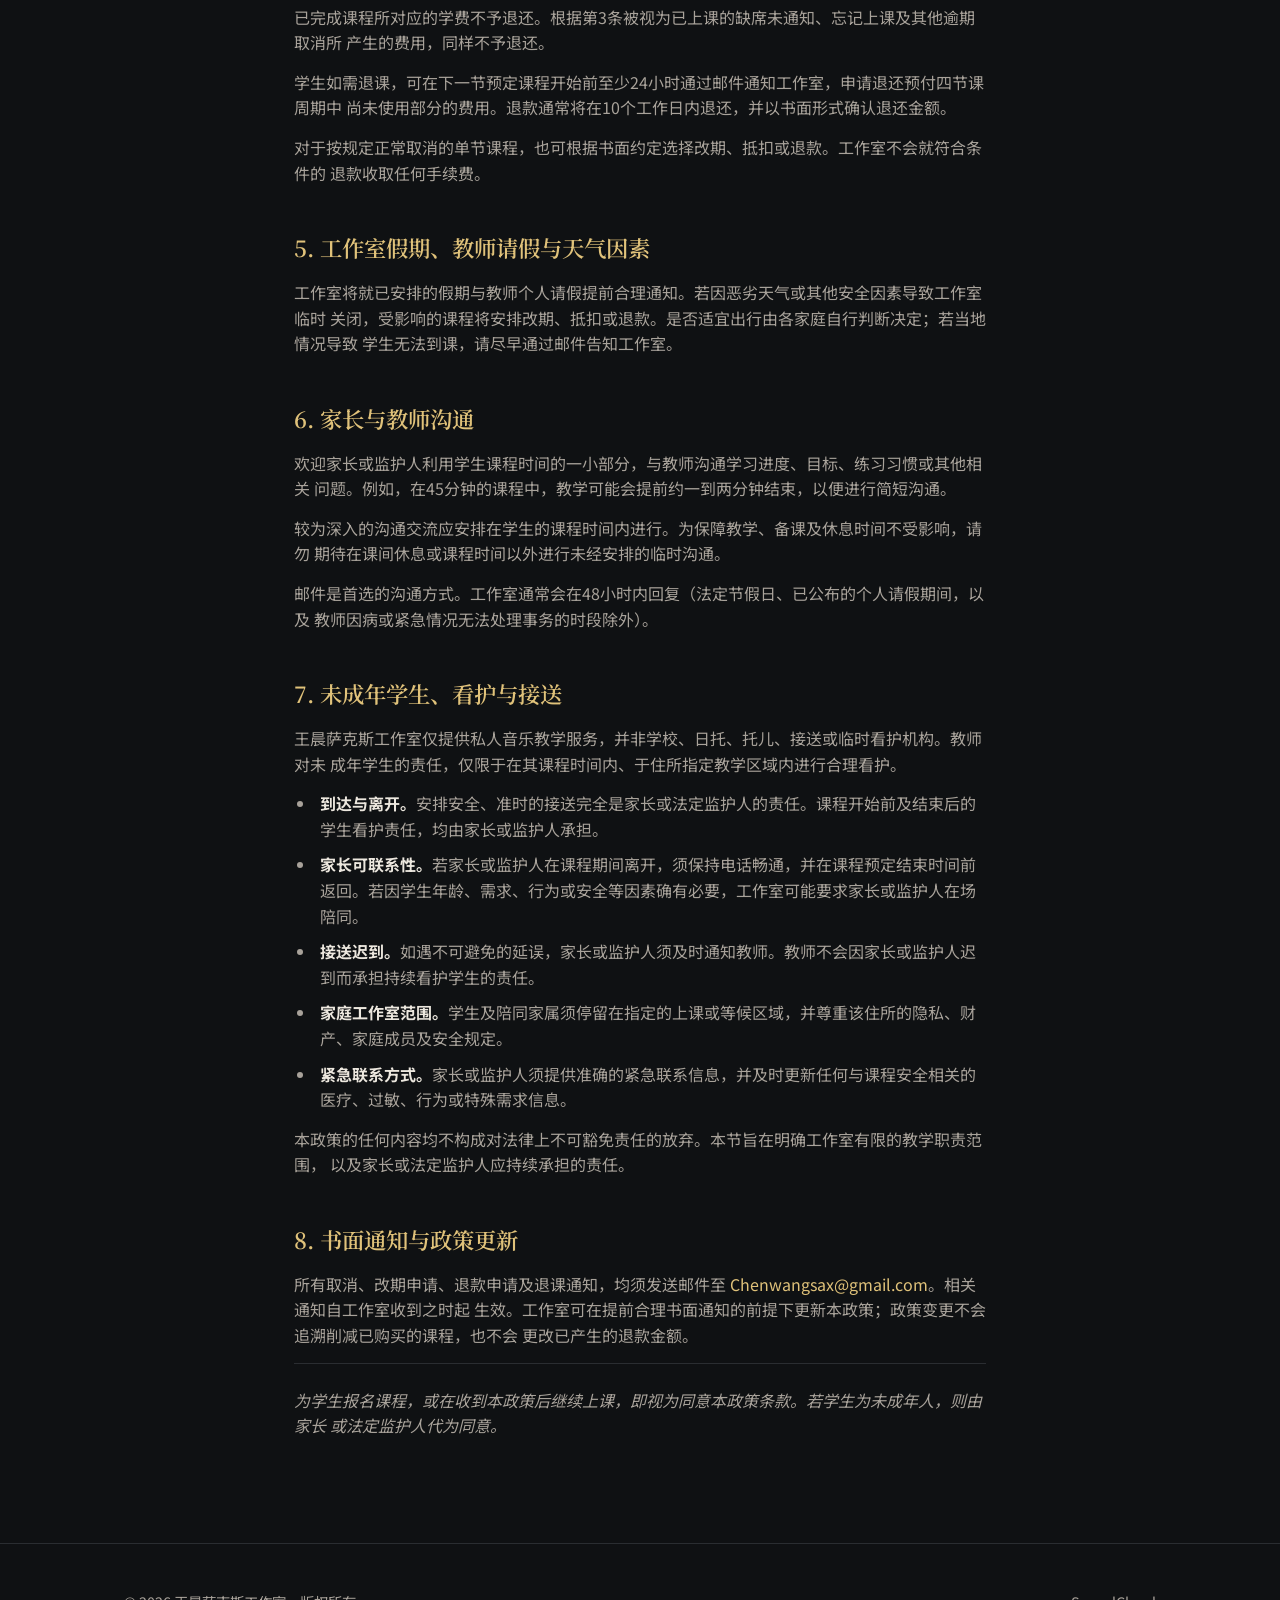
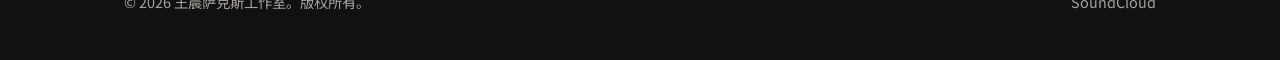
<file: zh/policy.html>
<!DOCTYPE html>
<html lang="zh" data-lang="zh">
<head>
<meta charset="UTF-8">
<meta name="viewport" content="width=device-width, initial-scale=1.0">
<!-- Google tag (gtag.js) -->
<script async src="https://www.googletagmanager.com/gtag/js?id=G-YXYPZM3SN1"></script>
<script>
  window.dataLayer = window.dataLayer || [];
  function gtag(){dataLayer.push(arguments);}
  gtag('js', new Date());
  gtag('config', 'G-YXYPZM3SN1');
</script>
<title>工作室政策 | 王晨萨克斯工作室</title>
<meta name="description" content="王晨萨克斯工作室完整工作室政策——报名、付款、取消课程、退款及工作室相关规定。">
<meta name="robots" content="index, follow">
<link rel="canonical" href="https://chenwangsaxstudio.com/zh/policy.html">
<link rel="alternate" hreflang="en" href="https://chenwangsaxstudio.com/policy.html">
<link rel="alternate" hreflang="zh" href="https://chenwangsaxstudio.com/zh/policy.html">
<link rel="alternate" hreflang="es" href="https://chenwangsaxstudio.com/es/policy.html">
<link rel="alternate" hreflang="x-default" href="https://chenwangsaxstudio.com/policy.html">
<link rel="icon" href="../assets/logo-mark.png" type="image/png">
<link rel="apple-touch-icon" href="../assets/logo-mark.png">

<meta property="og:type" content="website">
<meta property="og:site_name" content="王晨萨克斯工作室">
<meta property="og:url" content="https://chenwangsaxstudio.com/zh/policy.html">
<meta property="og:title" content="工作室政策 | 王晨萨克斯工作室">
<meta property="og:description" content="王晨萨克斯工作室完整工作室政策——报名、付款、取消课程、退款及工作室相关规定。">
<meta property="og:image" content="https://chenwangsaxstudio.com/assets/photos/hero.jpg">
<meta property="og:locale" content="zh_CN">
<meta property="og:locale:alternate" content="en_US">
<meta property="og:locale:alternate" content="es_ES">
<script>
window.ALT_LANG_URL = { en: '../policy.html', es: '../es/policy.html' };
</script>
<link rel="preconnect" href="https://fonts.googleapis.com">
<link rel="preconnect" href="https://fonts.gstatic.com" crossorigin>
<link href="https://fonts.googleapis.com/css2?family=Cormorant+Garamond:wght@500;600;700&family=Inter:wght@400;500;600&family=Noto+Serif+SC:wght@600;700&family=Noto+Sans+SC:wght@400;500;600&display=swap" rel="stylesheet">
<link rel="stylesheet" href="../assets/style.css?v=20260829">
</head>
<body>

<header class="site-header">
  <div class="container header-inner">
    <a href="index.html#top" class="logo">
      <img src="../assets/logo-mark.png" alt="" class="logo-mark">
      <span class="lang-zh">王晨萨克斯工作室</span>
    </a>
    <button class="nav-toggle" id="navToggle" aria-label="Toggle navigation" aria-expanded="false">
      <span></span><span></span><span></span>
    </button>
    <nav class="site-nav" id="siteNav">
      <a href="index.html#about"><span class="lang-zh">关于</span></a>
      <a href="index.html#arrangement"><span class="lang-zh">近期改编</span></a>
      <a href="index.html#recordings"><span class="lang-zh">录音作品</span></a>
      <a href="index.html#policy"><span class="lang-zh">工作室政策</span></a>
      <a href="index.html#contact"><span class="lang-zh">联系方式</span></a>
      <select class="lang-select" id="langSelect" aria-label="Switch language">
        <option value="en">English</option>
        <option value="zh">中文</option>
        <option value="es">Español</option>
      </select>
    </nav>
  </div>
</header>

<main>
  <section id="top" class="section policy-page">
    <div class="container policy-article">
      <a class="back-link" href="index.html#policy">
        <span class="lang-zh">&larr; 返回王晨萨克斯工作室</span>
      </a>

      <h2>
        <span class="lang-zh">萨克斯工作室政策</span>
      </h2>
      <p class="policy-subtitle">
        <span class="lang-zh">私人家庭工作室教学 — 报名、付款与工作室须知</span>
      </p>

      <p class="policy-intro lang-zh">
        欢迎来到王晨萨克斯工作室——由王晨在其住所运营的私人教学工作室。本政策旨在保障稳定的教学安排、
        彼此尊重的排课方式，以及学生、家长与教师之间的清晰沟通。请在报名前仔细阅读本政策。
      </p>

      <h3>
        <span class="lang-zh">1. 试听课、报名与课程安排</span>
      </h3>
      <ul class="policy-list lang-zh">
        <li><strong>免费试听课。</strong>每位新生均可获得一次30分钟的免费试听课，具体安排视工作室档期而定。试听课不具备现金价值，也不代表自动预留每周固定的上课时间。</li>
        <li><strong>常规课程。</strong>常规一对一课程时长为45分钟，通常每周固定一次，具体时间由学生与工作室协商确定。</li>
        <li><strong>学费。</strong>每节45分钟一对一课程收费100美元。</li>
        <li><strong>四节课计费周期。</strong>学费按每四节课为一个周期预先支付，每个周期共计400美元，须在该周期第一节课前付清。</li>
        <li><strong>无报名费。</strong>工作室不收取任何报名或注册费用。</li>
      </ul>

      <h3>
        <span class="lang-zh">2. 付款方式与付款记录</span>
      </h3>
      <ul class="policy-list lang-zh">
        <li><strong>现金付款。</strong>工作室仅接受现金付款，不接受信用卡、借记卡、个人支票、银行本票、汇票、Venmo及其他电子支付方式。</li>
        <li><strong>发票与收据。</strong>工作室不为课程付款开具发票或收据，但会自行保留内部付款记录。</li>
        <li><strong>固定课时保留。</strong>仅当学生当前四节课周期的学费已付清且保持在读状态时，其固定课时才会被保留。</li>
      </ul>

      <h3>
        <span class="lang-zh">3. 取消、缺席与改期</span>
      </h3>
      <ul class="policy-list lang-zh">
        <li><strong>提前24小时通知。</strong>学生可因任何原因，在课程开始前至少24小时通过邮件通知教师取消或改期，且对按时通知的取消次数没有固定限制。</li>
        <li><strong>当天生病。</strong>若学生在上课当天生病，家长可在课程开始前通过邮件取消。因生病导致的当天取消可获豁免，并可视教师档期安排改期或抵扣课时。</li>
        <li><strong>其他当天取消。</strong>若因生病以外的原因未能提前24小时通知，该课程通常将被视为已上课，课程费用不予退还。工作室理解突发情况在所难免，遇特殊情形会保持礼貌沟通。</li>
        <li><strong>缺席未通知或忘记上课。</strong>未经通知缺席的课程（包括学生或家长忘记上课的情况）将被视为已上课，不予退款或补课。</li>
        <li><strong>补课安排。</strong>符合条件的补课需视教师档期而定，未必能安排在学生偏好的日期或时间。</li>
        <li><strong>教师方取消。</strong>若教师方取消课程，学生可选择补课、抵扣未来课程费用，或就该节课申请退款。</li>
      </ul>

      <h3>
        <span class="lang-zh">4. 退款与退课</span>
      </h3>
      <p class="lang-zh">
        已完成课程所对应的学费不予退还。根据第3条被视为已上课的缺席未通知、忘记上课及其他逾期取消所
        产生的费用，同样不予退还。
      </p>
      <p class="lang-zh">
        学生如需退课，可在下一节预定课程开始前至少24小时通过邮件通知工作室，申请退还预付四节课周期中
        尚未使用部分的费用。退款通常将在10个工作日内退还，并以书面形式确认退还金额。
      </p>
      <p class="lang-zh">
        对于按规定正常取消的单节课程，也可根据书面约定选择改期、抵扣或退款。工作室不会就符合条件的
        退款收取任何手续费。
      </p>

      <h3>
        <span class="lang-zh">5. 工作室假期、教师请假与天气因素</span>
      </h3>
      <p class="lang-zh">
        工作室将就已安排的假期与教师个人请假提前合理通知。若因恶劣天气或其他安全因素导致工作室临时
        关闭，受影响的课程将安排改期、抵扣或退款。是否适宜出行由各家庭自行判断决定；若当地情况导致
        学生无法到课，请尽早通过邮件告知工作室。
      </p>

      <h3>
        <span class="lang-zh">6. 家长与教师沟通</span>
      </h3>
      <p class="lang-zh">
        欢迎家长或监护人利用学生课程时间的一小部分，与教师沟通学习进度、目标、练习习惯或其他相关
        问题。例如，在45分钟的课程中，教学可能会提前约一到两分钟结束，以便进行简短沟通。
      </p>
      <p class="lang-zh">
        较为深入的沟通交流应安排在学生的课程时间内进行。为保障教学、备课及休息时间不受影响，请勿
        期待在课间休息或课程时间以外进行未经安排的临时沟通。
      </p>
      <p class="lang-zh">
        邮件是首选的沟通方式。工作室通常会在48小时内回复（法定节假日、已公布的个人请假期间，以及
        教师因病或紧急情况无法处理事务的时段除外）。
      </p>

      <h3>
        <span class="lang-zh">7. 未成年学生、看护与接送</span>
      </h3>
      <p class="lang-zh">
        王晨萨克斯工作室仅提供私人音乐教学服务，并非学校、日托、托儿、接送或临时看护机构。教师对未
        成年学生的责任，仅限于在其课程时间内、于住所指定教学区域内进行合理看护。
      </p>
      <ul class="policy-list lang-zh">
        <li><strong>到达与离开。</strong>安排安全、准时的接送完全是家长或法定监护人的责任。课程开始前及结束后的学生看护责任，均由家长或监护人承担。</li>
        <li><strong>家长可联系性。</strong>若家长或监护人在课程期间离开，须保持电话畅通，并在课程预定结束时间前返回。若因学生年龄、需求、行为或安全等因素确有必要，工作室可能要求家长或监护人在场陪同。</li>
        <li><strong>接送迟到。</strong>如遇不可避免的延误，家长或监护人须及时通知教师。教师不会因家长或监护人迟到而承担持续看护学生的责任。</li>
        <li><strong>家庭工作室范围。</strong>学生及陪同家属须停留在指定的上课或等候区域，并尊重该住所的隐私、财产、家庭成员及安全规定。</li>
        <li><strong>紧急联系方式。</strong>家长或监护人须提供准确的紧急联系信息，并及时更新任何与课程安全相关的医疗、过敏、行为或特殊需求信息。</li>
      </ul>
      <p class="lang-zh">
        本政策的任何内容均不构成对法律上不可豁免责任的放弃。本节旨在明确工作室有限的教学职责范围，
        以及家长或法定监护人应持续承担的责任。
      </p>

      <h3>
        <span class="lang-zh">8. 书面通知与政策更新</span>
      </h3>
      <p class="lang-zh">
        所有取消、改期申请、退款申请及退课通知，均须发送邮件至
        <a href="mailto:Chenwangsax@gmail.com">Chenwangsax@gmail.com</a>。相关通知自工作室收到之时起
        生效。工作室可在提前合理书面通知的前提下更新本政策；政策变更不会追溯削减已购买的课程，也不会
        更改已产生的退款金额。
      </p>

      <p class="policy-closing lang-zh">
        为学生报名课程，或在收到本政策后继续上课，即视为同意本政策条款。若学生为未成年人，则由家长
        或法定监护人代为同意。
      </p>
    </div>
  </section>
</main>

<footer class="site-footer">
  <div class="container footer-inner">
    <p>
      &copy; <span class="year-el"></span>
      <span class="lang-zh">王晨萨克斯工作室。版权所有。</span>
    </p>
    <div class="social-links">
      <a href="https://soundcloud.com/chen-wang-669412156" target="_blank" rel="noopener">SoundCloud</a>
    </div>
  </div>
</footer>

<a href="#top" class="back-to-top" id="backToTop" aria-label="Back to top">&uarr;</a>

<script src="../assets/script.js?v=20260829"></script>
</body>
</html>
</file>
<file: assets/style.css>
:root {
  --bg: #0f1113;
  --bg-alt: #16191c;
  --text: #ece7de;
  --text-muted: #a8a29a;
  --brass: #c9a24b;
  --brass-light: #e0c27a;
  --border: #2a2d31;
  --max-width: 1080px;
  --font-heading: 'Cormorant Garamond', Georgia, serif;
  --font-body: 'Inter', -apple-system, BlinkMacSystemFont, sans-serif;
  --font-heading-zh: 'Noto Serif SC', 'Cormorant Garamond', Georgia, serif;
  --font-body-zh: 'Noto Sans SC', 'Inter', -apple-system, BlinkMacSystemFont, sans-serif;
}

html[data-lang="zh"] body { font-family: var(--font-body-zh); }
html[data-lang="zh"] h1,
html[data-lang="zh"] h2,
html[data-lang="zh"] h3,
html[data-lang="zh"] .logo,
html[data-lang="zh"] .testimonial-card blockquote p {
  font-family: var(--font-heading-zh);
}

* { box-sizing: border-box; }

html { scroll-behavior: smooth; }

body {
  margin: 0;
  background: var(--bg);
  color: var(--text);
  font-family: var(--font-body);
  line-height: 1.6;
}

img { max-width: 100%; display: block; }

.container {
  max-width: var(--max-width);
  margin: 0 auto;
  padding: 0 24px;
}

h1, h2, h3 {
  font-family: var(--font-heading);
  font-weight: 600;
  margin: 0 0 16px;
  color: var(--text);
}

h2 {
  font-size: clamp(1.8rem, 4vw, 2.6rem);
  color: var(--brass-light);
}

a { color: var(--brass-light); text-decoration: none; }
a:hover { text-decoration: underline; }

/* Header */
.site-header {
  position: sticky;
  top: 0;
  z-index: 100;
  background: rgba(15, 17, 19, 0.9);
  backdrop-filter: blur(8px);
  border-bottom: 1px solid transparent;
  transition: background 0.3s ease, border-color 0.3s ease, box-shadow 0.3s ease;
}
.site-header.scrolled {
  background: rgba(15, 17, 19, 0.97);
  border-bottom-color: var(--border);
  box-shadow: 0 8px 24px rgba(0, 0, 0, 0.25);
}

.header-inner {
  display: flex;
  align-items: center;
  justify-content: space-between;
  gap: 24px;
  max-width: 1240px;
  padding-top: 16px;
  padding-bottom: 16px;
  transition: padding 0.3s ease;
}
.site-header.scrolled .header-inner {
  padding-top: 12px;
  padding-bottom: 12px;
}

.logo {
  display: flex;
  align-items: center;
  gap: 10px;
  flex-shrink: 0;
  white-space: nowrap;
  font-family: var(--font-heading);
  font-size: 1.3rem;
  font-weight: 700;
  color: var(--text);
  letter-spacing: 0.5px;
}
.logo:hover { text-decoration: none; color: var(--brass-light); }
.logo-mark {
  width: 28px;
  height: 28px;
  border-radius: 50%;
  display: block;
  flex-shrink: 0;
}

.site-nav {
  display: flex;
  gap: 6px;
}

.site-nav a {
  position: relative;
  color: var(--text-muted);
  font-size: 0.85rem;
  font-weight: 500;
  padding-bottom: 4px;
  white-space: nowrap;
}
.site-nav a::after {
  content: '';
  position: absolute;
  left: 0;
  bottom: 0;
  width: 100%;
  height: 1px;
  background: var(--brass-light);
  transform: scaleX(0);
  transform-origin: right;
  transition: transform 0.25s ease;
}
.site-nav a:hover { color: var(--brass-light); text-decoration: none; }
.site-nav a:hover::after { transform: scaleX(1); transform-origin: left; }

.lang-select {
  margin-left: 4px;
  padding: 5px 20px 5px 8px;
  border: 1px solid var(--border);
  border-radius: 999px;
  background: transparent;
  color: var(--text-muted);
  font-family: var(--font-body);
  font-size: 0.85rem;
  font-weight: 600;
  cursor: pointer;
  flex-shrink: 0;
  white-space: nowrap;
  appearance: none;
  -webkit-appearance: none;
  background-image: url("data:image/svg+xml,%3Csvg xmlns='http://www.w3.org/2000/svg' width='10' height='6' viewBox='0 0 10 6'%3E%3Cpath d='M1 1l4 4 4-4' stroke='%238a8f98' stroke-width='1.4' fill='none' fill-rule='evenodd'/%3E%3C/svg%3E");
  background-repeat: no-repeat;
  background-position: right 8px center;
  transition: border-color 0.2s ease, color 0.2s ease;
}
.lang-select option {
  background: var(--bg);
  color: var(--text);
}
.lang-select:hover {
  border-color: var(--brass);
  color: var(--brass-light);
}

.nav-toggle {
  display: none;
  flex-direction: column;
  justify-content: center;
  gap: 5px;
  background: none;
  border: none;
  cursor: pointer;
  padding: 8px;
}
.nav-toggle span {
  width: 24px;
  height: 2px;
  background: var(--text);
  display: block;
}

/* Hero */
.hero {
  position: relative;
  padding: 120px 0 100px;
  text-align: center;
  overflow: hidden;
  background: var(--bg);
}

.hero-glow {
  position: absolute;
  inset: 0;
  background: radial-gradient(ellipse at top, rgba(201, 162, 75, 0.14), transparent 60%);
  animation: glowPulse 6s ease-in-out infinite;
  pointer-events: none;
  z-index: 1;
}

@keyframes glowPulse {
  0%, 100% { opacity: 0.7; }
  50% { opacity: 1; }
}

.hero-photo { padding: 160px 0 130px; }

.hero-bg {
  position: absolute;
  inset: 0;
  width: 100%;
  height: 100%;
  object-fit: cover;
  object-position: center 20%;
}

.hero-scrim {
  position: absolute;
  inset: 0;
  background:
    linear-gradient(180deg, rgba(15, 17, 19, 0.55) 0%, rgba(15, 17, 19, 0.75) 55%, var(--bg) 100%),
    linear-gradient(90deg, rgba(15, 17, 19, 0.5) 0%, rgba(15, 17, 19, 0.15) 50%, rgba(15, 17, 19, 0.5) 100%);
  z-index: 1;
}

.hero-inner { position: relative; z-index: 2; }

.hero-anim {
  opacity: 0;
  transform: translateY(18px);
  animation: heroRise 0.7s ease forwards;
  animation-delay: calc(var(--d) * 0.12s + 0.1s);
}

@keyframes heroRise {
  to { opacity: 1; transform: translateY(0); }
}

.eyebrow {
  text-transform: uppercase;
  letter-spacing: 3px;
  font-size: 0.8rem;
  color: var(--brass);
  margin-bottom: 12px;
}

.hero h1 {
  font-size: clamp(3rem, 8vw, 5.5rem);
  margin-bottom: 12px;
}

.hero-sub {
  max-width: 560px;
  margin: 0 auto 36px;
  color: var(--text-muted);
  font-size: 1.1rem;
}

.hero-cta {
  display: flex;
  gap: 16px;
  justify-content: center;
  flex-wrap: wrap;
}

.btn {
  display: inline-block;
  padding: 14px 30px;
  border-radius: 2px;
  font-weight: 600;
  font-size: 0.95rem;
  letter-spacing: 0.3px;
  transition: all 0.2s ease;
}
.btn:hover { text-decoration: none; }

.btn-primary {
  background: var(--brass);
  color: #14161a;
}
.btn-primary:hover {
  background: var(--brass-light);
  transform: translateY(-2px);
  box-shadow: 0 10px 24px rgba(201, 162, 75, 0.25);
}

.btn-outline {
  border: 1px solid var(--border);
  color: var(--text);
}
.btn-outline:hover {
  border-color: var(--brass);
  color: var(--brass-light);
  transform: translateY(-2px);
}

/* Scroll-reveal */
.reveal {
  opacity: 0;
  transform: translateY(28px);
  transition: opacity 0.6s ease, transform 0.6s ease;
}
.reveal.in-view {
  opacity: 1;
  transform: translateY(0);
}
.audio-stack .reveal.in-view,
.awards-grid .reveal.in-view {
  transition-delay: var(--stagger, 0s);
}

/* Sections */
.section { padding: 90px 0; }
.section-alt { background: var(--bg-alt); }
.section-sub { color: var(--text-muted); margin-top: -8px; margin-bottom: 40px; }

/* Awards */
.awards { padding: 24px 0 90px; }
.awards-grid {
  display: grid;
  grid-template-columns: repeat(3, 1fr);
  gap: 24px;
}
.award-item {
  display: flex;
  flex-direction: column;
  gap: 6px;
  padding: 28px 24px;
  border: 1px solid var(--border);
  border-radius: 4px;
  background: var(--bg-alt);
  text-align: center;
  transition: transform 0.3s ease, border-color 0.3s ease;
}
.award-item:hover {
  transform: translateY(-4px);
  border-color: var(--brass);
}
.award-rank {
  font-family: var(--font-heading);
  font-size: clamp(1.8rem, 4vw, 2.4rem);
  font-weight: 700;
  color: var(--brass-light);
}
.award-name {
  font-weight: 600;
  font-size: 0.98rem;
}
.award-place {
  color: var(--text-muted);
  font-size: 0.85rem;
}

/* About */
.about-grid {
  display: grid;
  grid-template-columns: 340px 1fr;
  gap: 56px;
  align-items: start;
}

.about-photo-grid {
  display: flex;
  flex-direction: column;
  gap: 16px;
}
.about-photo-grid img {
  display: block;
  width: 100%;
  height: auto;
  border: 1px solid var(--border);
  border-radius: 4px;
  transition: transform 0.3s ease, border-color 0.3s ease;
}
.about-photo-grid img:hover {
  transform: translateY(-4px);
  border-color: var(--brass);
}

.about-copy p { color: var(--text-muted); margin-bottom: 16px; }

.education-list {
  list-style: none;
  padding: 0;
  margin: 24px 0 0;
  border-top: 1px solid var(--border);
  padding-top: 20px;
}
.education-list li {
  color: var(--text-muted);
  font-size: 0.92rem;
  padding: 5px 0;
}

.about-copy h3 {
  font-size: 1.3rem;
  color: var(--brass-light);
  margin: 32px 0 12px;
}

.judging-list {
  list-style: none;
  padding: 0;
  margin: 0;
}
.judging-list li {
  color: var(--text-muted);
  font-size: 0.92rem;
  padding: 5px 0;
}

.judging-note {
  color: var(--text-muted);
  font-size: 0.82rem;
  font-style: italic;
  margin: 12px 0 0;
}

/* Recent Arrangement */
.arrangement-grid {
  display: grid;
  grid-template-columns: 1fr 1fr;
  gap: 48px;
  align-items: center;
}
.arrangement-copy p {
  color: var(--text-muted);
  margin: 0;
}
.arrangement-grid .audio-card { margin: 0; }

/* Studio Policy */
.policy-copy {
  max-width: 720px;
}
.policy-copy p {
  color: var(--text-muted);
  margin: 0 0 16px;
}
.policy-copy .btn { margin-top: 8px; }

/* FAQ */
.faq-copy { max-width: 720px; }
.faq-item {
  border-bottom: 1px solid var(--border);
  padding: 20px 0;
}
.faq-item:first-of-type { border-top: 1px solid var(--border); }
.faq-item summary {
  cursor: pointer;
  font-weight: 600;
  font-size: 1.05rem;
  list-style: none;
  display: flex;
  justify-content: space-between;
  align-items: center;
  gap: 16px;
}
.faq-item summary::-webkit-details-marker { display: none; }
.faq-item summary::after {
  content: '+';
  flex-shrink: 0;
  font-size: 1.4rem;
  color: var(--brass);
  transition: transform 0.2s ease;
}
.faq-item[open] summary::after { transform: rotate(45deg); }
.faq-item p {
  color: var(--text-muted);
  margin: 14px 0 0;
}
.faq-item p a { color: var(--brass-light); }

/* Testimonials */
.testimonial-card {
  max-width: 640px;
  margin: 0 auto;
  text-align: center;
}
.testimonial-stars {
  color: var(--brass);
  font-size: 1.3rem;
  letter-spacing: 4px;
  margin-bottom: 20px;
}
.testimonial-card blockquote {
  margin: 0;
}
.testimonial-card blockquote p {
  font-family: var(--font-heading);
  font-size: 1.3rem;
  line-height: 1.6;
  color: var(--text);
}
.testimonial-author {
  margin-top: 20px;
  color: var(--text-muted);
  font-size: 0.95rem;
}

/* Full policy page */
.policy-page { padding-top: 160px; }
.policy-article {
  max-width: 740px;
  margin: 0 auto;
}
.back-link {
  display: inline-block;
  margin-bottom: 24px;
  font-size: 0.9rem;
  color: var(--text-muted);
}
.back-link:hover { color: var(--brass-light); }

.policy-subtitle {
  color: var(--brass);
  font-size: 0.95rem;
  margin: -8px 0 24px;
}
.policy-intro {
  color: var(--text-muted);
  margin: 0 0 40px;
  padding-bottom: 32px;
  border-bottom: 1px solid var(--border);
}

.policy-article h3 {
  font-size: 1.4rem;
  color: var(--brass-light);
  margin: 44px 0 14px;
}
.policy-article p {
  color: var(--text-muted);
  margin: 0 0 14px;
}
.policy-list {
  margin: 0 0 14px;
  padding-left: 22px;
  color: var(--text-muted);
}
.policy-list li {
  margin-bottom: 10px;
  padding-left: 4px;
}
.policy-list li strong { color: var(--text); }

.policy-closing {
  margin-top: 40px;
  padding-top: 24px;
  border-top: 1px solid var(--border);
  color: var(--text-muted);
  font-style: italic;
}

/* Audio */
.audio-stack {
  display: flex;
  flex-direction: column;
  gap: 20px;
}
.audio-card {
  border: 1px solid var(--border);
  border-radius: 4px;
  overflow: hidden;
  background: var(--bg-alt);
  transition: transform 0.3s ease, border-color 0.3s ease;
}
.audio-card:hover {
  transform: translateX(4px);
  border-color: var(--brass);
}
.audio-card iframe { display: block; }
.audio-text { padding: 20px 24px 4px; }
.audio-text h3 {
  font-size: 1.15rem;
  margin-bottom: 4px;
}
.audio-meta {
  color: var(--brass);
  font-size: 0.85rem;
  margin: 0 0 12px;
}
.audio-text p:not(.audio-meta) {
  color: var(--text-muted);
  font-size: 0.9rem;
  margin: 0 0 4px;
}

/* Contact */
.contact-grid {
  display: grid;
  grid-template-columns: 1fr 1.2fr;
  gap: 56px;
  align-items: start;
}

.contact-copy p { color: var(--text-muted); }

.contact-info {
  list-style: none;
  padding: 0;
  margin-top: 24px;
}
.contact-info li { margin-bottom: 8px; color: var(--text-muted); }

.contact-form-wrap {
  border: 1px solid var(--border);
  border-radius: 4px;
  overflow: hidden;
  background: #fff;
}
.google-form-embed { display: block; }

/* Light theme for the Contact section, so the white Google Form embed
   doesn't sit awkwardly on the dark background. Overriding the shared
   design tokens locally lets every existing rule (headings, links, muted
   text, borders) adapt automatically. */
.section-light {
  background: #ffffff;
  --text: #1f2223;
  --text-muted: #5b5650;
  --brass: #8a6a22;
  --brass-light: #6f5419;
  --border: #e5e1da;
}
.section-light .contact-copy p {
  font-size: 1.05rem;
  line-height: 1.7;
}
.section-light .contact-form-wrap {
  box-shadow: 0 8px 28px rgba(0, 0, 0, 0.08);
}

/* Footer */
.site-footer {
  border-top: 1px solid var(--border);
  padding: 32px 0;
}
.footer-inner {
  display: flex;
  justify-content: space-between;
  align-items: center;
  flex-wrap: wrap;
  gap: 16px;
  color: var(--text-muted);
  font-size: 0.9rem;
}
.social-links { display: flex; gap: 20px; }
.social-links a { color: var(--text-muted); }
.social-links a:hover { color: var(--brass-light); }

/* Back to top */
.back-to-top {
  position: fixed;
  right: 24px;
  bottom: 24px;
  width: 44px;
  height: 44px;
  border-radius: 50%;
  display: flex;
  align-items: center;
  justify-content: center;
  background: var(--brass);
  color: #14161a;
  font-size: 1.2rem;
  text-decoration: none;
  opacity: 0;
  transform: translateY(12px);
  pointer-events: none;
  transition: opacity 0.3s ease, transform 0.3s ease, background 0.2s ease;
  z-index: 90;
}
.back-to-top.show {
  opacity: 1;
  transform: translateY(0);
  pointer-events: auto;
}
.back-to-top:hover {
  background: var(--brass-light);
  text-decoration: none;
}

/* Responsive */
@media (max-width: 800px) {
  .about-grid, .contact-grid, .arrangement-grid { grid-template-columns: 1fr; }
  .about-photo-grid { max-width: 420px; }
  .awards-grid { grid-template-columns: 1fr; }
}

@media (max-width: 680px) {
  .nav-toggle {
    display: flex;
    position: relative;
    z-index: 101;
  }
  .nav-toggle span { transition: transform 0.25s ease, opacity 0.25s ease; }
  .nav-toggle[aria-expanded="true"] span:nth-child(1) { transform: translateY(7px) rotate(45deg); }
  .nav-toggle[aria-expanded="true"] span:nth-child(2) { opacity: 0; }
  .nav-toggle[aria-expanded="true"] span:nth-child(3) { transform: translateY(-7px) rotate(-45deg); }

  .site-nav {
    position: absolute;
    top: 100%;
    left: 0;
    right: 0;
    flex-direction: column;
    background: var(--bg);
    border-bottom: 1px solid var(--border);
    padding: 0 24px;
    gap: 16px;
    max-height: 0;
    overflow: hidden;
    opacity: 0;
    transition: max-height 0.35s ease, opacity 0.3s ease, padding 0.35s ease;
  }
  .site-nav.open {
    max-height: 360px;
    opacity: 1;
    padding: 16px 24px;
  }
  .lang-select {
    margin-left: 0;
    align-self: flex-start;
  }
  .hero { padding: 90px 0 70px; }
  .hero-photo { padding: 110px 0 80px; }
  .policy-page { padding-top: 110px; }
  .back-to-top { right: 16px; bottom: 16px; width: 40px; height: 40px; }
}

/* Reduced motion */
@media (prefers-reduced-motion: reduce) {
  html { scroll-behavior: auto; }
  .hero-anim {
    animation: none;
    opacity: 1;
    transform: none;
  }
  .hero-glow { animation: none; }
  .reveal {
    opacity: 1;
    transform: none;
    transition: none;
  }
  .audio-card:hover,
  .award-item:hover,
  .about-photo-grid img:hover,
  .btn:hover {
    transform: none;
  }
}
</file>
